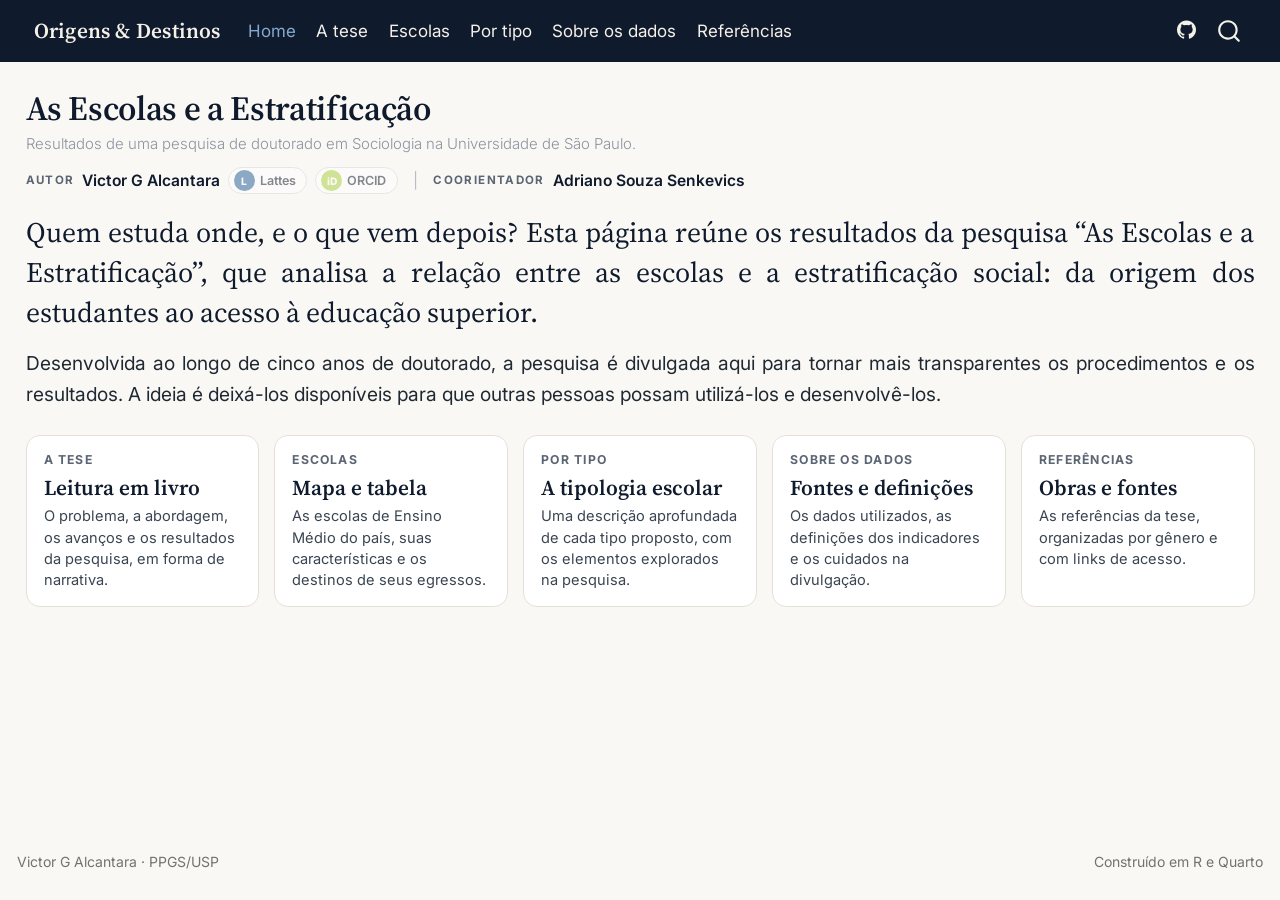
<file: docs/index.html>
<!DOCTYPE html>
<html xmlns="http://www.w3.org/1999/xhtml" lang="pt-BR" xml:lang="pt-BR"><head>

<meta charset="utf-8">
<meta name="generator" content="quarto-1.8.25">

<meta name="viewport" content="width=device-width, initial-scale=1.0, user-scalable=yes">


<title>As Escolas e a Estratificação – Origens &amp; Destinos</title>
<style>
code{white-space: pre-wrap;}
span.smallcaps{font-variant: small-caps;}
div.columns{display: flex; gap: min(4vw, 1.5em);}
div.column{flex: auto; overflow-x: auto;}
div.hanging-indent{margin-left: 1.5em; text-indent: -1.5em;}
ul.task-list{list-style: none;}
ul.task-list li input[type="checkbox"] {
  width: 0.8em;
  margin: 0 0.8em 0.2em -1em; /* quarto-specific, see https://github.com/quarto-dev/quarto-cli/issues/4556 */ 
  vertical-align: middle;
}
</style>


<script src="site_libs/quarto-nav/quarto-nav.js"></script>
<script src="site_libs/quarto-nav/headroom.min.js"></script>
<script src="site_libs/clipboard/clipboard.min.js"></script>
<script src="site_libs/quarto-search/autocomplete.umd.js"></script>
<script src="site_libs/quarto-search/fuse.min.js"></script>
<script src="site_libs/quarto-search/quarto-search.js"></script>
<meta name="quarto:offset" content="./">
<script src="site_libs/quarto-html/quarto.js" type="module"></script>
<script src="site_libs/quarto-html/tabsets/tabsets.js" type="module"></script>
<script src="site_libs/quarto-html/axe/axe-check.js" type="module"></script>
<script src="site_libs/quarto-html/popper.min.js"></script>
<script src="site_libs/quarto-html/tippy.umd.min.js"></script>
<script src="site_libs/quarto-html/anchor.min.js"></script>
<link href="site_libs/quarto-html/tippy.css" rel="stylesheet">
<link href="site_libs/quarto-html/quarto-syntax-highlighting-7b89279ff1a6dce999919e0e67d4d9ec.css" rel="stylesheet" id="quarto-text-highlighting-styles">
<script src="site_libs/bootstrap/bootstrap.min.js"></script>
<link href="site_libs/bootstrap/bootstrap-icons.css" rel="stylesheet">
<link href="site_libs/bootstrap/bootstrap-1ff308d54d7e7d53f8689ea3caa6c08a.min.css" rel="stylesheet" append-hash="true" id="quarto-bootstrap" data-mode="light">
<script id="quarto-search-options" type="application/json">{
  "location": "navbar",
  "copy-button": false,
  "collapse-after": 3,
  "panel-placement": "end",
  "type": "overlay",
  "limit": 50,
  "keyboard-shortcut": [
    "f",
    "/",
    "s"
  ],
  "show-item-context": false,
  "language": {
    "search-no-results-text": "Nenhum resultado",
    "search-matching-documents-text": "documentos correspondentes",
    "search-copy-link-title": "Copiar link para a busca",
    "search-hide-matches-text": "Esconder correspondências adicionais",
    "search-more-match-text": "mais correspondência neste documento",
    "search-more-matches-text": "mais correspondências neste documento",
    "search-clear-button-title": "Limpar",
    "search-text-placeholder": "",
    "search-detached-cancel-button-title": "Cancelar",
    "search-submit-button-title": "Enviar",
    "search-label": "Procurar"
  }
}</script>
<style>html{ scroll-behavior: smooth; }</style>


</head>

<body class="nav-fixed quarto-light">

<div id="quarto-search-results"></div>
  <header id="quarto-header" class="headroom fixed-top">
    <nav class="navbar navbar-expand-lg " data-bs-theme="dark">
      <div class="navbar-container container-fluid">
      <div class="navbar-brand-container mx-auto">
    <a href="./index.html" class="navbar-brand navbar-brand-logo">
    </a>
    <a class="navbar-brand" href="./index.html">
    <span class="navbar-title">Origens &amp; Destinos</span>
    </a>
  </div>
            <div id="quarto-search" class="" title="Procurar"></div>
          <button class="navbar-toggler" type="button" data-bs-toggle="collapse" data-bs-target="#navbarCollapse" aria-controls="navbarCollapse" role="menu" aria-expanded="false" aria-label="Alternar de navegação" onclick="if (window.quartoToggleHeadroom) { window.quartoToggleHeadroom(); }">
  <span class="navbar-toggler-icon"></span>
</button>
          <div class="collapse navbar-collapse" id="navbarCollapse">
            <ul class="navbar-nav navbar-nav-scroll me-auto">
  <li class="nav-item">
    <a class="nav-link active" href="./index.html" aria-current="page"> 
<span class="menu-text">Home</span></a>
  </li>  
  <li class="nav-item">
    <a class="nav-link" href="./tese.html"> 
<span class="menu-text">A tese</span></a>
  </li>  
  <li class="nav-item">
    <a class="nav-link" href="./escolas.html"> 
<span class="menu-text">Escolas</span></a>
  </li>  
  <li class="nav-item">
    <a class="nav-link" href="./tipos.html"> 
<span class="menu-text">Por tipo</span></a>
  </li>  
  <li class="nav-item">
    <a class="nav-link" href="./sobre.html"> 
<span class="menu-text">Sobre os dados</span></a>
  </li>  
  <li class="nav-item">
    <a class="nav-link" href="./referencias.html"> 
<span class="menu-text">Referências</span></a>
  </li>  
</ul>
            <ul class="navbar-nav navbar-nav-scroll ms-auto">
  <li class="nav-item compact">
    <a class="nav-link" href="https://github.com/victorgalcantara/tipologia-escolas"> <i class="bi bi-github" role="img" aria-label="GitHub">
</i> 
<span class="menu-text"></span></a>
  </li>  
</ul>
          </div> <!-- /navcollapse -->
            <div class="quarto-navbar-tools">
</div>
      </div> <!-- /container-fluid -->
    </nav>
</header>
<!-- content -->
<div id="quarto-content" class="quarto-container page-columns page-rows-contents page-layout-full page-navbar">
<!-- sidebar -->
<!-- margin-sidebar -->
    
<!-- main -->
<main class="content column-page" id="quarto-document-content">

<header id="title-block-header" class="quarto-title-block default">
<div class="quarto-title">
<h1 class="title">As Escolas e a Estratificação</h1>
<p class="subtitle lead">Resultados de uma pesquisa de doutorado em Sociologia na Universidade de São Paulo.</p>
</div>



<div class="quarto-title-meta column-page">

    
  
    
  </div>
  


</header>


<div class="home-autoria">
<span class="pessoa"><span class="papel">Autor</span><span class="nome">Victor G Alcantara</span><span class="btn-id desativado" aria-disabled="true" title="Link a ser informado"><span class="ico lattes" aria-hidden="true">L</span>Lattes</span><span class="btn-id desativado" aria-disabled="true" title="Link a ser informado"><span class="ico orcid" aria-hidden="true">iD</span>ORCID</span></span><span class="sep" aria-hidden="true">|</span><span class="pessoa"><span class="papel">Coorientador</span><span class="nome">Adriano Souza Senkevics</span></span>
</div>
<div class="home-texto">
  <p class="home-lead">Quem estuda onde, e o que vem depois? Esta página reúne os resultados da pesquisa “As Escolas e a Estratificação”, que analisa a relação entre as escolas e a estratificação social: da origem dos estudantes ao acesso à educação superior.</p>
  <p>Desenvolvida ao longo de cinco anos de doutorado, a pesquisa é divulgada aqui para tornar mais transparentes os procedimentos e os resultados. A ideia é deixá-los disponíveis para que outras pessoas possam utilizá-los e desenvolvê-los.</p>
</div>

<nav class="home-cards" aria-label="Seções do site">
  <a class="home-card" href="tese.html"><span class="home-card-n">A tese</span><span class="home-card-t">Leitura em livro</span><span class="home-card-d">O problema, a abordagem, os avanços e os resultados da pesquisa, em forma de narrativa.</span></a>
  <a class="home-card" href="escolas.html"><span class="home-card-n">Escolas</span><span class="home-card-t">Mapa e tabela</span><span class="home-card-d">As escolas de Ensino Médio do país, suas características e os destinos de seus egressos.</span></a>
  <a class="home-card" href="tipos.html"><span class="home-card-n">Por tipo</span><span class="home-card-t">A tipologia escolar</span><span class="home-card-d">Uma descrição aprofundada de cada tipo proposto, com os elementos explorados na pesquisa.</span></a>
  <a class="home-card" href="sobre.html"><span class="home-card-n">Sobre os dados</span><span class="home-card-t">Fontes e definições</span><span class="home-card-d">Os dados utilizados, as definições dos indicadores e os cuidados na divulgação.</span></a>
  <a class="home-card" href="referencias.html"><span class="home-card-n">Referências</span><span class="home-card-t">Obras e fontes</span><span class="home-card-d">As referências da tese, organizadas por gênero e com links de acesso.</span></a>
</nav>



<a onclick="window.scrollTo(0, 0); return false;" role="button" id="quarto-back-to-top"><i class="bi bi-arrow-up"></i> De volta ao topo</a></main> <!-- /main -->
<script id="quarto-html-after-body" type="application/javascript">
  window.document.addEventListener("DOMContentLoaded", function (event) {
    const icon = "";
    const anchorJS = new window.AnchorJS();
    anchorJS.options = {
      placement: 'right',
      icon: icon
    };
    anchorJS.add('.anchored');
    const isCodeAnnotation = (el) => {
      for (const clz of el.classList) {
        if (clz.startsWith('code-annotation-')) {                     
          return true;
        }
      }
      return false;
    }
    const onCopySuccess = function(e) {
      // button target
      const button = e.trigger;
      // don't keep focus
      button.blur();
      // flash "checked"
      button.classList.add('code-copy-button-checked');
      var currentTitle = button.getAttribute("title");
      button.setAttribute("title", "Copiada");
      let tooltip;
      if (window.bootstrap) {
        button.setAttribute("data-bs-toggle", "tooltip");
        button.setAttribute("data-bs-placement", "left");
        button.setAttribute("data-bs-title", "Copiada");
        tooltip = new bootstrap.Tooltip(button, 
          { trigger: "manual", 
            customClass: "code-copy-button-tooltip",
            offset: [0, -8]});
        tooltip.show();    
      }
      setTimeout(function() {
        if (tooltip) {
          tooltip.hide();
          button.removeAttribute("data-bs-title");
          button.removeAttribute("data-bs-toggle");
          button.removeAttribute("data-bs-placement");
        }
        button.setAttribute("title", currentTitle);
        button.classList.remove('code-copy-button-checked');
      }, 1000);
      // clear code selection
      e.clearSelection();
    }
    const getTextToCopy = function(trigger) {
      const outerScaffold = trigger.parentElement.cloneNode(true);
      const codeEl = outerScaffold.querySelector('code');
      for (const childEl of codeEl.children) {
        if (isCodeAnnotation(childEl)) {
          childEl.remove();
        }
      }
      return codeEl.innerText;
    }
    const clipboard = new window.ClipboardJS('.code-copy-button:not([data-in-quarto-modal])', {
      text: getTextToCopy
    });
    clipboard.on('success', onCopySuccess);
    if (window.document.getElementById('quarto-embedded-source-code-modal')) {
      const clipboardModal = new window.ClipboardJS('.code-copy-button[data-in-quarto-modal]', {
        text: getTextToCopy,
        container: window.document.getElementById('quarto-embedded-source-code-modal')
      });
      clipboardModal.on('success', onCopySuccess);
    }
      var localhostRegex = new RegExp(/^(?:http|https):\/\/localhost\:?[0-9]*\//);
      var mailtoRegex = new RegExp(/^mailto:/);
        var filterRegex = new RegExp("https:\/\/victorgalcantara\.github\.io\/tipologia-escolas");
      var isInternal = (href) => {
          return filterRegex.test(href) || localhostRegex.test(href) || mailtoRegex.test(href);
      }
      // Inspect non-navigation links and adorn them if external
     var links = window.document.querySelectorAll('a[href]:not(.nav-link):not(.navbar-brand):not(.toc-action):not(.sidebar-link):not(.sidebar-item-toggle):not(.pagination-link):not(.no-external):not([aria-hidden]):not(.dropdown-item):not(.quarto-navigation-tool):not(.about-link)');
      for (var i=0; i<links.length; i++) {
        const link = links[i];
        if (!isInternal(link.href)) {
          // undo the damage that might have been done by quarto-nav.js in the case of
          // links that we want to consider external
          if (link.dataset.originalHref !== undefined) {
            link.href = link.dataset.originalHref;
          }
            // target, if specified
            link.setAttribute("target", "_blank");
            if (link.getAttribute("rel") === null) {
              link.setAttribute("rel", "noopener");
            }
        }
      }
    function tippyHover(el, contentFn, onTriggerFn, onUntriggerFn) {
      const config = {
        allowHTML: true,
        maxWidth: 500,
        delay: 100,
        arrow: false,
        appendTo: function(el) {
            return el.parentElement;
        },
        interactive: true,
        interactiveBorder: 10,
        theme: 'quarto',
        placement: 'bottom-start',
      };
      if (contentFn) {
        config.content = contentFn;
      }
      if (onTriggerFn) {
        config.onTrigger = onTriggerFn;
      }
      if (onUntriggerFn) {
        config.onUntrigger = onUntriggerFn;
      }
      window.tippy(el, config); 
    }
    const noterefs = window.document.querySelectorAll('a[role="doc-noteref"]');
    for (var i=0; i<noterefs.length; i++) {
      const ref = noterefs[i];
      tippyHover(ref, function() {
        // use id or data attribute instead here
        let href = ref.getAttribute('data-footnote-href') || ref.getAttribute('href');
        try { href = new URL(href).hash; } catch {}
        const id = href.replace(/^#\/?/, "");
        const note = window.document.getElementById(id);
        if (note) {
          return note.innerHTML;
        } else {
          return "";
        }
      });
    }
    const xrefs = window.document.querySelectorAll('a.quarto-xref');
    const processXRef = (id, note) => {
      // Strip column container classes
      const stripColumnClz = (el) => {
        el.classList.remove("page-full", "page-columns");
        if (el.children) {
          for (const child of el.children) {
            stripColumnClz(child);
          }
        }
      }
      stripColumnClz(note)
      if (id === null || id.startsWith('sec-')) {
        // Special case sections, only their first couple elements
        const container = document.createElement("div");
        if (note.children && note.children.length > 2) {
          container.appendChild(note.children[0].cloneNode(true));
          for (let i = 1; i < note.children.length; i++) {
            const child = note.children[i];
            if (child.tagName === "P" && child.innerText === "") {
              continue;
            } else {
              container.appendChild(child.cloneNode(true));
              break;
            }
          }
          if (window.Quarto?.typesetMath) {
            window.Quarto.typesetMath(container);
          }
          return container.innerHTML
        } else {
          if (window.Quarto?.typesetMath) {
            window.Quarto.typesetMath(note);
          }
          return note.innerHTML;
        }
      } else {
        // Remove any anchor links if they are present
        const anchorLink = note.querySelector('a.anchorjs-link');
        if (anchorLink) {
          anchorLink.remove();
        }
        if (window.Quarto?.typesetMath) {
          window.Quarto.typesetMath(note);
        }
        if (note.classList.contains("callout")) {
          return note.outerHTML;
        } else {
          return note.innerHTML;
        }
      }
    }
    for (var i=0; i<xrefs.length; i++) {
      const xref = xrefs[i];
      tippyHover(xref, undefined, function(instance) {
        instance.disable();
        let url = xref.getAttribute('href');
        let hash = undefined; 
        if (url.startsWith('#')) {
          hash = url;
        } else {
          try { hash = new URL(url).hash; } catch {}
        }
        if (hash) {
          const id = hash.replace(/^#\/?/, "");
          const note = window.document.getElementById(id);
          if (note !== null) {
            try {
              const html = processXRef(id, note.cloneNode(true));
              instance.setContent(html);
            } finally {
              instance.enable();
              instance.show();
            }
          } else {
            // See if we can fetch this
            fetch(url.split('#')[0])
            .then(res => res.text())
            .then(html => {
              const parser = new DOMParser();
              const htmlDoc = parser.parseFromString(html, "text/html");
              const note = htmlDoc.getElementById(id);
              if (note !== null) {
                const html = processXRef(id, note);
                instance.setContent(html);
              } 
            }).finally(() => {
              instance.enable();
              instance.show();
            });
          }
        } else {
          // See if we can fetch a full url (with no hash to target)
          // This is a special case and we should probably do some content thinning / targeting
          fetch(url)
          .then(res => res.text())
          .then(html => {
            const parser = new DOMParser();
            const htmlDoc = parser.parseFromString(html, "text/html");
            const note = htmlDoc.querySelector('main.content');
            if (note !== null) {
              // This should only happen for chapter cross references
              // (since there is no id in the URL)
              // remove the first header
              if (note.children.length > 0 && note.children[0].tagName === "HEADER") {
                note.children[0].remove();
              }
              const html = processXRef(null, note);
              instance.setContent(html);
            } 
          }).finally(() => {
            instance.enable();
            instance.show();
          });
        }
      }, function(instance) {
      });
    }
        let selectedAnnoteEl;
        const selectorForAnnotation = ( cell, annotation) => {
          let cellAttr = 'data-code-cell="' + cell + '"';
          let lineAttr = 'data-code-annotation="' +  annotation + '"';
          const selector = 'span[' + cellAttr + '][' + lineAttr + ']';
          return selector;
        }
        const selectCodeLines = (annoteEl) => {
          const doc = window.document;
          const targetCell = annoteEl.getAttribute("data-target-cell");
          const targetAnnotation = annoteEl.getAttribute("data-target-annotation");
          const annoteSpan = window.document.querySelector(selectorForAnnotation(targetCell, targetAnnotation));
          const lines = annoteSpan.getAttribute("data-code-lines").split(",");
          const lineIds = lines.map((line) => {
            return targetCell + "-" + line;
          })
          let top = null;
          let height = null;
          let parent = null;
          if (lineIds.length > 0) {
              //compute the position of the single el (top and bottom and make a div)
              const el = window.document.getElementById(lineIds[0]);
              top = el.offsetTop;
              height = el.offsetHeight;
              parent = el.parentElement.parentElement;
            if (lineIds.length > 1) {
              const lastEl = window.document.getElementById(lineIds[lineIds.length - 1]);
              const bottom = lastEl.offsetTop + lastEl.offsetHeight;
              height = bottom - top;
            }
            if (top !== null && height !== null && parent !== null) {
              // cook up a div (if necessary) and position it 
              let div = window.document.getElementById("code-annotation-line-highlight");
              if (div === null) {
                div = window.document.createElement("div");
                div.setAttribute("id", "code-annotation-line-highlight");
                div.style.position = 'absolute';
                parent.appendChild(div);
              }
              div.style.top = top - 2 + "px";
              div.style.height = height + 4 + "px";
              div.style.left = 0;
              let gutterDiv = window.document.getElementById("code-annotation-line-highlight-gutter");
              if (gutterDiv === null) {
                gutterDiv = window.document.createElement("div");
                gutterDiv.setAttribute("id", "code-annotation-line-highlight-gutter");
                gutterDiv.style.position = 'absolute';
                const codeCell = window.document.getElementById(targetCell);
                const gutter = codeCell.querySelector('.code-annotation-gutter');
                gutter.appendChild(gutterDiv);
              }
              gutterDiv.style.top = top - 2 + "px";
              gutterDiv.style.height = height + 4 + "px";
            }
            selectedAnnoteEl = annoteEl;
          }
        };
        const unselectCodeLines = () => {
          const elementsIds = ["code-annotation-line-highlight", "code-annotation-line-highlight-gutter"];
          elementsIds.forEach((elId) => {
            const div = window.document.getElementById(elId);
            if (div) {
              div.remove();
            }
          });
          selectedAnnoteEl = undefined;
        };
          // Handle positioning of the toggle
      window.addEventListener(
        "resize",
        throttle(() => {
          elRect = undefined;
          if (selectedAnnoteEl) {
            selectCodeLines(selectedAnnoteEl);
          }
        }, 10)
      );
      function throttle(fn, ms) {
      let throttle = false;
      let timer;
        return (...args) => {
          if(!throttle) { // first call gets through
              fn.apply(this, args);
              throttle = true;
          } else { // all the others get throttled
              if(timer) clearTimeout(timer); // cancel #2
              timer = setTimeout(() => {
                fn.apply(this, args);
                timer = throttle = false;
              }, ms);
          }
        };
      }
        // Attach click handler to the DT
        const annoteDls = window.document.querySelectorAll('dt[data-target-cell]');
        for (const annoteDlNode of annoteDls) {
          annoteDlNode.addEventListener('click', (event) => {
            const clickedEl = event.target;
            if (clickedEl !== selectedAnnoteEl) {
              unselectCodeLines();
              const activeEl = window.document.querySelector('dt[data-target-cell].code-annotation-active');
              if (activeEl) {
                activeEl.classList.remove('code-annotation-active');
              }
              selectCodeLines(clickedEl);
              clickedEl.classList.add('code-annotation-active');
            } else {
              // Unselect the line
              unselectCodeLines();
              clickedEl.classList.remove('code-annotation-active');
            }
          });
        }
    const findCites = (el) => {
      const parentEl = el.parentElement;
      if (parentEl) {
        const cites = parentEl.dataset.cites;
        if (cites) {
          return {
            el,
            cites: cites.split(' ')
          };
        } else {
          return findCites(el.parentElement)
        }
      } else {
        return undefined;
      }
    };
    var bibliorefs = window.document.querySelectorAll('a[role="doc-biblioref"]');
    for (var i=0; i<bibliorefs.length; i++) {
      const ref = bibliorefs[i];
      const citeInfo = findCites(ref);
      if (citeInfo) {
        tippyHover(citeInfo.el, function() {
          var popup = window.document.createElement('div');
          citeInfo.cites.forEach(function(cite) {
            var citeDiv = window.document.createElement('div');
            citeDiv.classList.add('hanging-indent');
            citeDiv.classList.add('csl-entry');
            var biblioDiv = window.document.getElementById('ref-' + cite);
            if (biblioDiv) {
              citeDiv.innerHTML = biblioDiv.innerHTML;
            }
            popup.appendChild(citeDiv);
          });
          return popup.innerHTML;
        });
      }
    }
  });
  </script>
</div> <!-- /content -->
<footer class="footer">
  <div class="nav-footer">
    <div class="nav-footer-left">
<p>Victor G Alcantara · PPGS/USP</p>
</div>   
    <div class="nav-footer-center">
      &nbsp;
    </div>
    <div class="nav-footer-right">
<p>Construído em R e Quarto</p>
</div>
  </div>
</footer>
<script>(function(){var a=document.querySelector(".navbar .nav-link.active");document.title="OED - "+(a?a.textContent.trim():"Home");})();</script>




<script src="site_libs/quarto-html/zenscroll-min.js"></script>
</body></html>
</file>
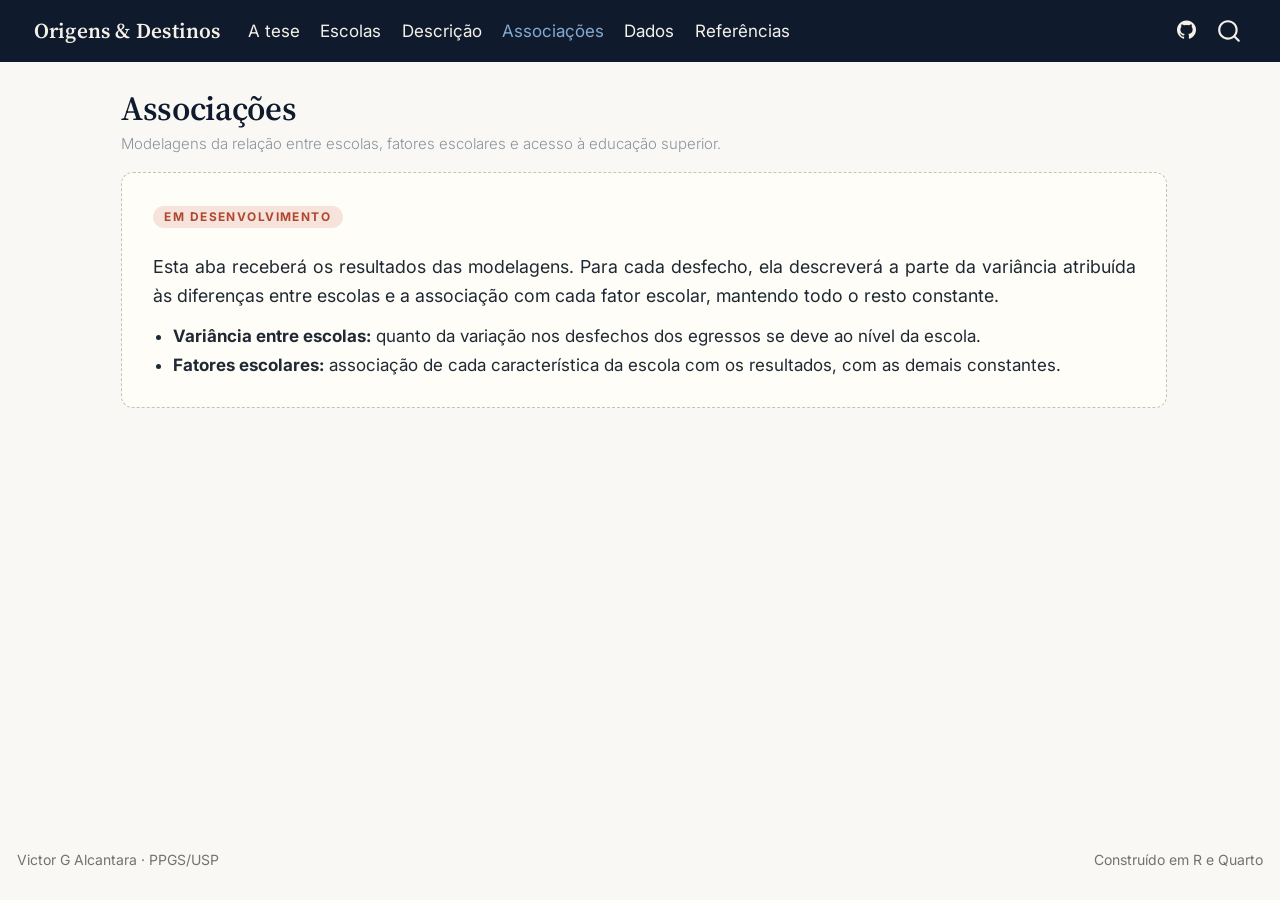
<file: docs/associacoes.html>
<!DOCTYPE html>
<html xmlns="http://www.w3.org/1999/xhtml" lang="pt-BR" xml:lang="pt-BR"><head>

<meta charset="utf-8">
<meta name="generator" content="quarto-1.8.25">

<meta name="viewport" content="width=device-width, initial-scale=1.0, user-scalable=yes">


<title>Associações – Origens &amp; Destinos</title>
<style>
code{white-space: pre-wrap;}
span.smallcaps{font-variant: small-caps;}
div.columns{display: flex; gap: min(4vw, 1.5em);}
div.column{flex: auto; overflow-x: auto;}
div.hanging-indent{margin-left: 1.5em; text-indent: -1.5em;}
ul.task-list{list-style: none;}
ul.task-list li input[type="checkbox"] {
  width: 0.8em;
  margin: 0 0.8em 0.2em -1em; /* quarto-specific, see https://github.com/quarto-dev/quarto-cli/issues/4556 */ 
  vertical-align: middle;
}
</style>


<script src="site_libs/quarto-nav/quarto-nav.js"></script>
<script src="site_libs/quarto-nav/headroom.min.js"></script>
<script src="site_libs/clipboard/clipboard.min.js"></script>
<script src="site_libs/quarto-search/autocomplete.umd.js"></script>
<script src="site_libs/quarto-search/fuse.min.js"></script>
<script src="site_libs/quarto-search/quarto-search.js"></script>
<meta name="quarto:offset" content="./">
<script src="site_libs/quarto-html/quarto.js" type="module"></script>
<script src="site_libs/quarto-html/tabsets/tabsets.js" type="module"></script>
<script src="site_libs/quarto-html/axe/axe-check.js" type="module"></script>
<script src="site_libs/quarto-html/popper.min.js"></script>
<script src="site_libs/quarto-html/tippy.umd.min.js"></script>
<script src="site_libs/quarto-html/anchor.min.js"></script>
<link href="site_libs/quarto-html/tippy.css" rel="stylesheet">
<link href="site_libs/quarto-html/quarto-syntax-highlighting-7b89279ff1a6dce999919e0e67d4d9ec.css" rel="stylesheet" id="quarto-text-highlighting-styles">
<script src="site_libs/bootstrap/bootstrap.min.js"></script>
<link href="site_libs/bootstrap/bootstrap-icons.css" rel="stylesheet">
<link href="site_libs/bootstrap/bootstrap-31756c1e46e4ba14028a2893579122b7.min.css" rel="stylesheet" append-hash="true" id="quarto-bootstrap" data-mode="light">
<script id="quarto-search-options" type="application/json">{
  "location": "navbar",
  "copy-button": false,
  "collapse-after": 3,
  "panel-placement": "end",
  "type": "overlay",
  "limit": 50,
  "keyboard-shortcut": [
    "f",
    "/",
    "s"
  ],
  "show-item-context": false,
  "language": {
    "search-no-results-text": "Nenhum resultado",
    "search-matching-documents-text": "documentos correspondentes",
    "search-copy-link-title": "Copiar link para a busca",
    "search-hide-matches-text": "Esconder correspondências adicionais",
    "search-more-match-text": "mais correspondência neste documento",
    "search-more-matches-text": "mais correspondências neste documento",
    "search-clear-button-title": "Limpar",
    "search-text-placeholder": "",
    "search-detached-cancel-button-title": "Cancelar",
    "search-submit-button-title": "Enviar",
    "search-label": "Procurar"
  }
}</script>
<style>html{ scroll-behavior: smooth; }</style>


</head>

<body class="nav-fixed fullcontent quarto-light">

<div id="quarto-search-results"></div>
  <header id="quarto-header" class="headroom fixed-top">
    <nav class="navbar navbar-expand-lg " data-bs-theme="dark">
      <div class="navbar-container container-fluid">
      <div class="navbar-brand-container mx-auto">
    <a href="./index.html" class="navbar-brand navbar-brand-logo">
    </a>
    <a class="navbar-brand" href="./index.html">
    <span class="navbar-title">Origens &amp; Destinos</span>
    </a>
  </div>
            <div id="quarto-search" class="" title="Procurar"></div>
          <button class="navbar-toggler" type="button" data-bs-toggle="collapse" data-bs-target="#navbarCollapse" aria-controls="navbarCollapse" role="menu" aria-expanded="false" aria-label="Alternar de navegação" onclick="if (window.quartoToggleHeadroom) { window.quartoToggleHeadroom(); }">
  <span class="navbar-toggler-icon"></span>
</button>
          <div class="collapse navbar-collapse" id="navbarCollapse">
            <ul class="navbar-nav navbar-nav-scroll me-auto">
  <li class="nav-item">
    <a class="nav-link" href="./tese.html"> 
<span class="menu-text">A tese</span></a>
  </li>  
  <li class="nav-item">
    <a class="nav-link" href="./escolas.html"> 
<span class="menu-text">Escolas</span></a>
  </li>  
  <li class="nav-item">
    <a class="nav-link" href="./tipos.html"> 
<span class="menu-text">Descrição</span></a>
  </li>  
  <li class="nav-item">
    <a class="nav-link active" href="./associacoes.html" aria-current="page"> 
<span class="menu-text">Associações</span></a>
  </li>  
  <li class="nav-item">
    <a class="nav-link" href="./sobre.html"> 
<span class="menu-text">Dados</span></a>
  </li>  
  <li class="nav-item">
    <a class="nav-link" href="./referencias.html"> 
<span class="menu-text">Referências</span></a>
  </li>  
</ul>
            <ul class="navbar-nav navbar-nav-scroll ms-auto">
  <li class="nav-item compact">
    <a class="nav-link" href="https://github.com/victorgalcantara/tese-escola-estratificacao"> <i class="bi bi-github" role="img" aria-label="GitHub">
</i> 
<span class="menu-text"></span></a>
  </li>  
</ul>
          </div> <!-- /navcollapse -->
            <div class="quarto-navbar-tools">
</div>
      </div> <!-- /container-fluid -->
    </nav>
</header>
<!-- content -->
<div id="quarto-content" class="quarto-container page-columns page-rows-contents page-layout-article page-navbar">
<!-- sidebar -->
<!-- margin-sidebar -->
    
<!-- main -->
<main class="content" id="quarto-document-content">

<header id="title-block-header" class="quarto-title-block default">
<div class="quarto-title">
<h1 class="title">Associações</h1>
<p class="subtitle lead">Modelagens da relação entre escolas, fatores escolares e acesso à educação superior.</p>
</div>



<div class="quarto-title-meta">

    
  
    
  </div>
  


</header>


<div class="em-desenvolvimento">
<p><span class="selo">Em desenvolvimento</span></p>
<p>Esta aba receberá os resultados das modelagens. Para cada desfecho, ela descreverá a parte da variância atribuída às diferenças entre escolas e a associação com cada fator escolar, mantendo todo o resto constante.</p>
<ul>
<li><strong>Variância entre escolas:</strong> quanto da variação nos desfechos dos egressos se deve ao nível da escola.</li>
<li><strong>Fatores escolares:</strong> associação de cada característica da escola com os resultados, com as demais constantes.</li>
</ul>
</div>



<a onclick="window.scrollTo(0, 0); return false;" role="button" id="quarto-back-to-top"><i class="bi bi-arrow-up"></i> De volta ao topo</a></main> <!-- /main -->
<script id="quarto-html-after-body" type="application/javascript">
  window.document.addEventListener("DOMContentLoaded", function (event) {
    const icon = "";
    const anchorJS = new window.AnchorJS();
    anchorJS.options = {
      placement: 'right',
      icon: icon
    };
    anchorJS.add('.anchored');
    const isCodeAnnotation = (el) => {
      for (const clz of el.classList) {
        if (clz.startsWith('code-annotation-')) {                     
          return true;
        }
      }
      return false;
    }
    const onCopySuccess = function(e) {
      // button target
      const button = e.trigger;
      // don't keep focus
      button.blur();
      // flash "checked"
      button.classList.add('code-copy-button-checked');
      var currentTitle = button.getAttribute("title");
      button.setAttribute("title", "Copiada");
      let tooltip;
      if (window.bootstrap) {
        button.setAttribute("data-bs-toggle", "tooltip");
        button.setAttribute("data-bs-placement", "left");
        button.setAttribute("data-bs-title", "Copiada");
        tooltip = new bootstrap.Tooltip(button, 
          { trigger: "manual", 
            customClass: "code-copy-button-tooltip",
            offset: [0, -8]});
        tooltip.show();    
      }
      setTimeout(function() {
        if (tooltip) {
          tooltip.hide();
          button.removeAttribute("data-bs-title");
          button.removeAttribute("data-bs-toggle");
          button.removeAttribute("data-bs-placement");
        }
        button.setAttribute("title", currentTitle);
        button.classList.remove('code-copy-button-checked');
      }, 1000);
      // clear code selection
      e.clearSelection();
    }
    const getTextToCopy = function(trigger) {
      const outerScaffold = trigger.parentElement.cloneNode(true);
      const codeEl = outerScaffold.querySelector('code');
      for (const childEl of codeEl.children) {
        if (isCodeAnnotation(childEl)) {
          childEl.remove();
        }
      }
      return codeEl.innerText;
    }
    const clipboard = new window.ClipboardJS('.code-copy-button:not([data-in-quarto-modal])', {
      text: getTextToCopy
    });
    clipboard.on('success', onCopySuccess);
    if (window.document.getElementById('quarto-embedded-source-code-modal')) {
      const clipboardModal = new window.ClipboardJS('.code-copy-button[data-in-quarto-modal]', {
        text: getTextToCopy,
        container: window.document.getElementById('quarto-embedded-source-code-modal')
      });
      clipboardModal.on('success', onCopySuccess);
    }
      var localhostRegex = new RegExp(/^(?:http|https):\/\/localhost\:?[0-9]*\//);
      var mailtoRegex = new RegExp(/^mailto:/);
        var filterRegex = new RegExp("https:\/\/victorgalcantara\.github\.io\/tese-escola-estratificacao");
      var isInternal = (href) => {
          return filterRegex.test(href) || localhostRegex.test(href) || mailtoRegex.test(href);
      }
      // Inspect non-navigation links and adorn them if external
     var links = window.document.querySelectorAll('a[href]:not(.nav-link):not(.navbar-brand):not(.toc-action):not(.sidebar-link):not(.sidebar-item-toggle):not(.pagination-link):not(.no-external):not([aria-hidden]):not(.dropdown-item):not(.quarto-navigation-tool):not(.about-link)');
      for (var i=0; i<links.length; i++) {
        const link = links[i];
        if (!isInternal(link.href)) {
          // undo the damage that might have been done by quarto-nav.js in the case of
          // links that we want to consider external
          if (link.dataset.originalHref !== undefined) {
            link.href = link.dataset.originalHref;
          }
            // target, if specified
            link.setAttribute("target", "_blank");
            if (link.getAttribute("rel") === null) {
              link.setAttribute("rel", "noopener");
            }
        }
      }
    function tippyHover(el, contentFn, onTriggerFn, onUntriggerFn) {
      const config = {
        allowHTML: true,
        maxWidth: 500,
        delay: 100,
        arrow: false,
        appendTo: function(el) {
            return el.parentElement;
        },
        interactive: true,
        interactiveBorder: 10,
        theme: 'quarto',
        placement: 'bottom-start',
      };
      if (contentFn) {
        config.content = contentFn;
      }
      if (onTriggerFn) {
        config.onTrigger = onTriggerFn;
      }
      if (onUntriggerFn) {
        config.onUntrigger = onUntriggerFn;
      }
      window.tippy(el, config); 
    }
    const noterefs = window.document.querySelectorAll('a[role="doc-noteref"]');
    for (var i=0; i<noterefs.length; i++) {
      const ref = noterefs[i];
      tippyHover(ref, function() {
        // use id or data attribute instead here
        let href = ref.getAttribute('data-footnote-href') || ref.getAttribute('href');
        try { href = new URL(href).hash; } catch {}
        const id = href.replace(/^#\/?/, "");
        const note = window.document.getElementById(id);
        if (note) {
          return note.innerHTML;
        } else {
          return "";
        }
      });
    }
    const xrefs = window.document.querySelectorAll('a.quarto-xref');
    const processXRef = (id, note) => {
      // Strip column container classes
      const stripColumnClz = (el) => {
        el.classList.remove("page-full", "page-columns");
        if (el.children) {
          for (const child of el.children) {
            stripColumnClz(child);
          }
        }
      }
      stripColumnClz(note)
      if (id === null || id.startsWith('sec-')) {
        // Special case sections, only their first couple elements
        const container = document.createElement("div");
        if (note.children && note.children.length > 2) {
          container.appendChild(note.children[0].cloneNode(true));
          for (let i = 1; i < note.children.length; i++) {
            const child = note.children[i];
            if (child.tagName === "P" && child.innerText === "") {
              continue;
            } else {
              container.appendChild(child.cloneNode(true));
              break;
            }
          }
          if (window.Quarto?.typesetMath) {
            window.Quarto.typesetMath(container);
          }
          return container.innerHTML
        } else {
          if (window.Quarto?.typesetMath) {
            window.Quarto.typesetMath(note);
          }
          return note.innerHTML;
        }
      } else {
        // Remove any anchor links if they are present
        const anchorLink = note.querySelector('a.anchorjs-link');
        if (anchorLink) {
          anchorLink.remove();
        }
        if (window.Quarto?.typesetMath) {
          window.Quarto.typesetMath(note);
        }
        if (note.classList.contains("callout")) {
          return note.outerHTML;
        } else {
          return note.innerHTML;
        }
      }
    }
    for (var i=0; i<xrefs.length; i++) {
      const xref = xrefs[i];
      tippyHover(xref, undefined, function(instance) {
        instance.disable();
        let url = xref.getAttribute('href');
        let hash = undefined; 
        if (url.startsWith('#')) {
          hash = url;
        } else {
          try { hash = new URL(url).hash; } catch {}
        }
        if (hash) {
          const id = hash.replace(/^#\/?/, "");
          const note = window.document.getElementById(id);
          if (note !== null) {
            try {
              const html = processXRef(id, note.cloneNode(true));
              instance.setContent(html);
            } finally {
              instance.enable();
              instance.show();
            }
          } else {
            // See if we can fetch this
            fetch(url.split('#')[0])
            .then(res => res.text())
            .then(html => {
              const parser = new DOMParser();
              const htmlDoc = parser.parseFromString(html, "text/html");
              const note = htmlDoc.getElementById(id);
              if (note !== null) {
                const html = processXRef(id, note);
                instance.setContent(html);
              } 
            }).finally(() => {
              instance.enable();
              instance.show();
            });
          }
        } else {
          // See if we can fetch a full url (with no hash to target)
          // This is a special case and we should probably do some content thinning / targeting
          fetch(url)
          .then(res => res.text())
          .then(html => {
            const parser = new DOMParser();
            const htmlDoc = parser.parseFromString(html, "text/html");
            const note = htmlDoc.querySelector('main.content');
            if (note !== null) {
              // This should only happen for chapter cross references
              // (since there is no id in the URL)
              // remove the first header
              if (note.children.length > 0 && note.children[0].tagName === "HEADER") {
                note.children[0].remove();
              }
              const html = processXRef(null, note);
              instance.setContent(html);
            } 
          }).finally(() => {
            instance.enable();
            instance.show();
          });
        }
      }, function(instance) {
      });
    }
        let selectedAnnoteEl;
        const selectorForAnnotation = ( cell, annotation) => {
          let cellAttr = 'data-code-cell="' + cell + '"';
          let lineAttr = 'data-code-annotation="' +  annotation + '"';
          const selector = 'span[' + cellAttr + '][' + lineAttr + ']';
          return selector;
        }
        const selectCodeLines = (annoteEl) => {
          const doc = window.document;
          const targetCell = annoteEl.getAttribute("data-target-cell");
          const targetAnnotation = annoteEl.getAttribute("data-target-annotation");
          const annoteSpan = window.document.querySelector(selectorForAnnotation(targetCell, targetAnnotation));
          const lines = annoteSpan.getAttribute("data-code-lines").split(",");
          const lineIds = lines.map((line) => {
            return targetCell + "-" + line;
          })
          let top = null;
          let height = null;
          let parent = null;
          if (lineIds.length > 0) {
              //compute the position of the single el (top and bottom and make a div)
              const el = window.document.getElementById(lineIds[0]);
              top = el.offsetTop;
              height = el.offsetHeight;
              parent = el.parentElement.parentElement;
            if (lineIds.length > 1) {
              const lastEl = window.document.getElementById(lineIds[lineIds.length - 1]);
              const bottom = lastEl.offsetTop + lastEl.offsetHeight;
              height = bottom - top;
            }
            if (top !== null && height !== null && parent !== null) {
              // cook up a div (if necessary) and position it 
              let div = window.document.getElementById("code-annotation-line-highlight");
              if (div === null) {
                div = window.document.createElement("div");
                div.setAttribute("id", "code-annotation-line-highlight");
                div.style.position = 'absolute';
                parent.appendChild(div);
              }
              div.style.top = top - 2 + "px";
              div.style.height = height + 4 + "px";
              div.style.left = 0;
              let gutterDiv = window.document.getElementById("code-annotation-line-highlight-gutter");
              if (gutterDiv === null) {
                gutterDiv = window.document.createElement("div");
                gutterDiv.setAttribute("id", "code-annotation-line-highlight-gutter");
                gutterDiv.style.position = 'absolute';
                const codeCell = window.document.getElementById(targetCell);
                const gutter = codeCell.querySelector('.code-annotation-gutter');
                gutter.appendChild(gutterDiv);
              }
              gutterDiv.style.top = top - 2 + "px";
              gutterDiv.style.height = height + 4 + "px";
            }
            selectedAnnoteEl = annoteEl;
          }
        };
        const unselectCodeLines = () => {
          const elementsIds = ["code-annotation-line-highlight", "code-annotation-line-highlight-gutter"];
          elementsIds.forEach((elId) => {
            const div = window.document.getElementById(elId);
            if (div) {
              div.remove();
            }
          });
          selectedAnnoteEl = undefined;
        };
          // Handle positioning of the toggle
      window.addEventListener(
        "resize",
        throttle(() => {
          elRect = undefined;
          if (selectedAnnoteEl) {
            selectCodeLines(selectedAnnoteEl);
          }
        }, 10)
      );
      function throttle(fn, ms) {
      let throttle = false;
      let timer;
        return (...args) => {
          if(!throttle) { // first call gets through
              fn.apply(this, args);
              throttle = true;
          } else { // all the others get throttled
              if(timer) clearTimeout(timer); // cancel #2
              timer = setTimeout(() => {
                fn.apply(this, args);
                timer = throttle = false;
              }, ms);
          }
        };
      }
        // Attach click handler to the DT
        const annoteDls = window.document.querySelectorAll('dt[data-target-cell]');
        for (const annoteDlNode of annoteDls) {
          annoteDlNode.addEventListener('click', (event) => {
            const clickedEl = event.target;
            if (clickedEl !== selectedAnnoteEl) {
              unselectCodeLines();
              const activeEl = window.document.querySelector('dt[data-target-cell].code-annotation-active');
              if (activeEl) {
                activeEl.classList.remove('code-annotation-active');
              }
              selectCodeLines(clickedEl);
              clickedEl.classList.add('code-annotation-active');
            } else {
              // Unselect the line
              unselectCodeLines();
              clickedEl.classList.remove('code-annotation-active');
            }
          });
        }
    const findCites = (el) => {
      const parentEl = el.parentElement;
      if (parentEl) {
        const cites = parentEl.dataset.cites;
        if (cites) {
          return {
            el,
            cites: cites.split(' ')
          };
        } else {
          return findCites(el.parentElement)
        }
      } else {
        return undefined;
      }
    };
    var bibliorefs = window.document.querySelectorAll('a[role="doc-biblioref"]');
    for (var i=0; i<bibliorefs.length; i++) {
      const ref = bibliorefs[i];
      const citeInfo = findCites(ref);
      if (citeInfo) {
        tippyHover(citeInfo.el, function() {
          var popup = window.document.createElement('div');
          citeInfo.cites.forEach(function(cite) {
            var citeDiv = window.document.createElement('div');
            citeDiv.classList.add('hanging-indent');
            citeDiv.classList.add('csl-entry');
            var biblioDiv = window.document.getElementById('ref-' + cite);
            if (biblioDiv) {
              citeDiv.innerHTML = biblioDiv.innerHTML;
            }
            popup.appendChild(citeDiv);
          });
          return popup.innerHTML;
        });
      }
    }
  });
  </script>
</div> <!-- /content -->
<footer class="footer">
  <div class="nav-footer">
    <div class="nav-footer-left">
<p>Victor G Alcantara · PPGS/USP</p>
</div>   
    <div class="nav-footer-center">
      &nbsp;
    </div>
    <div class="nav-footer-right">
<p>Construído em R e Quarto</p>
</div>
  </div>
</footer>
<script>(function(){var a=document.querySelector(".navbar .nav-link.active");document.title="OED - "+(a?a.textContent.trim():"Home");})();</script>




<script src="site_libs/quarto-html/zenscroll-min.js"></script>
</body></html>
</file>
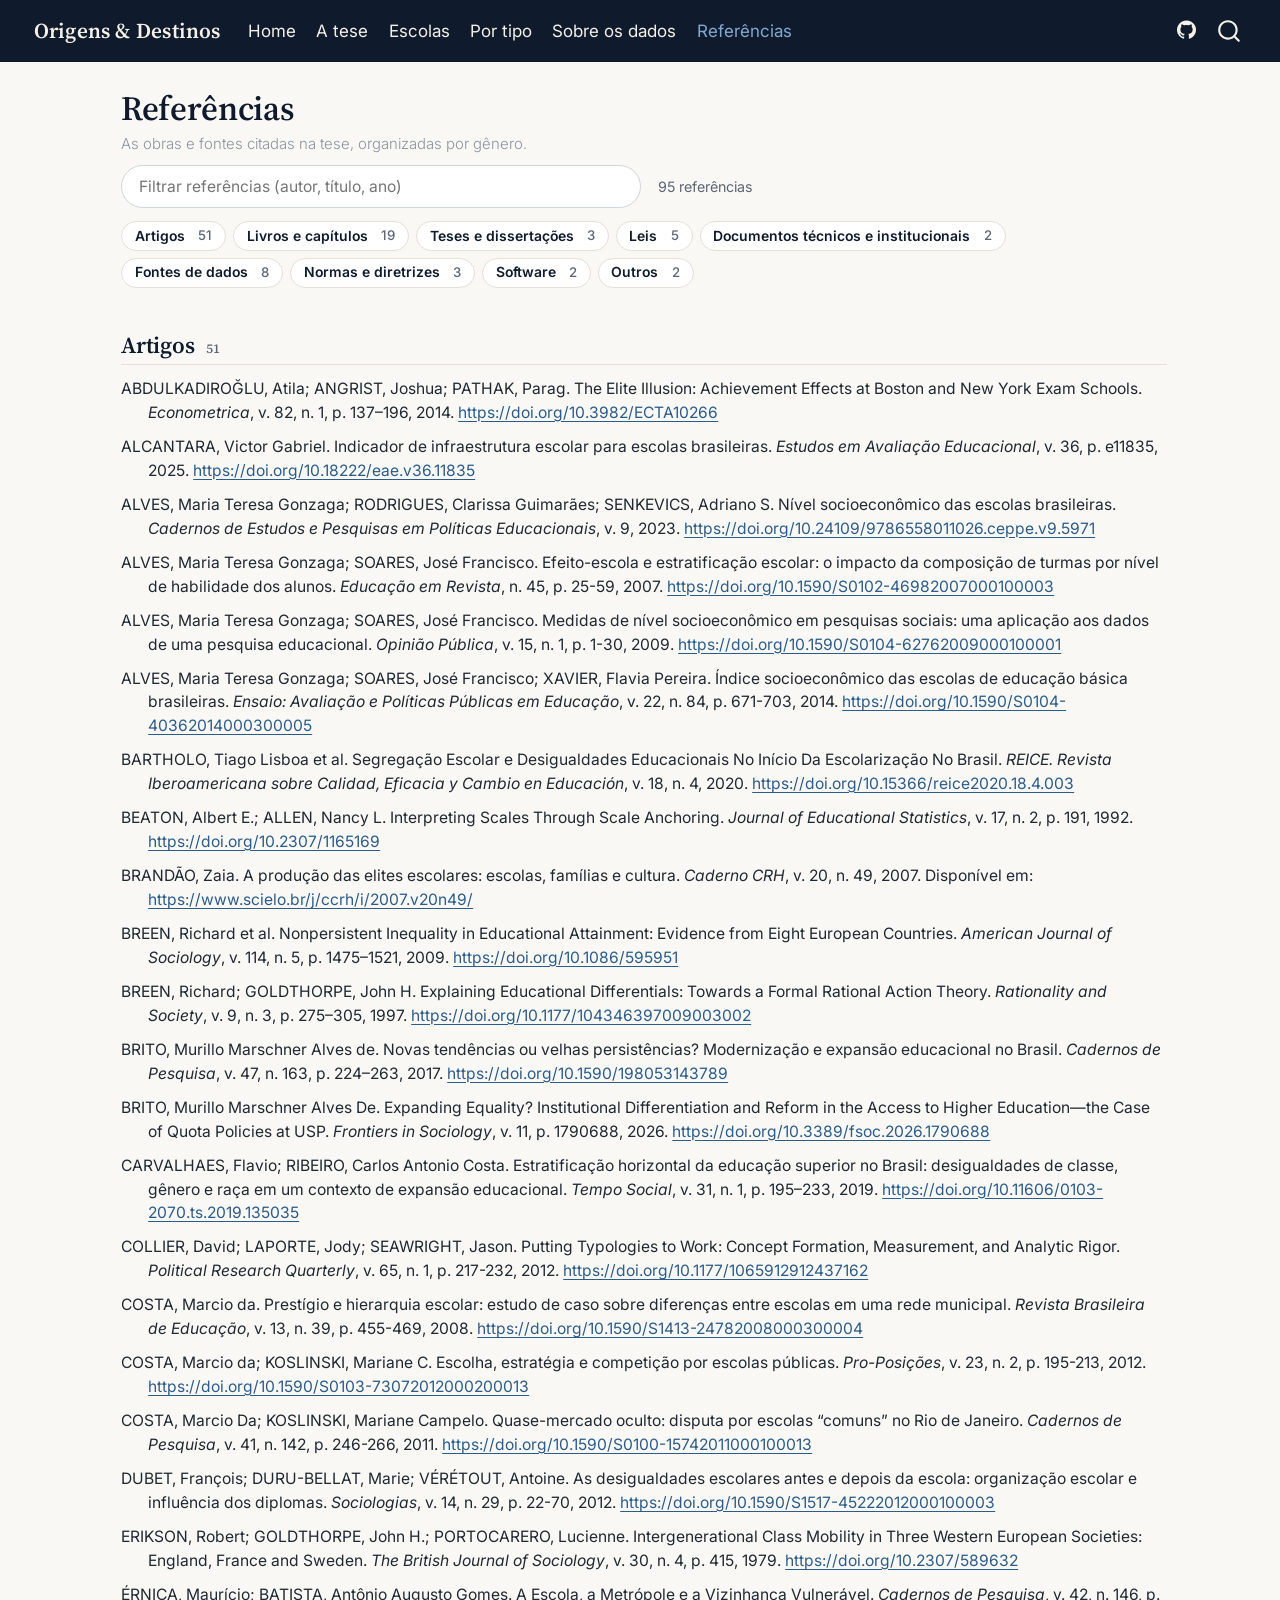
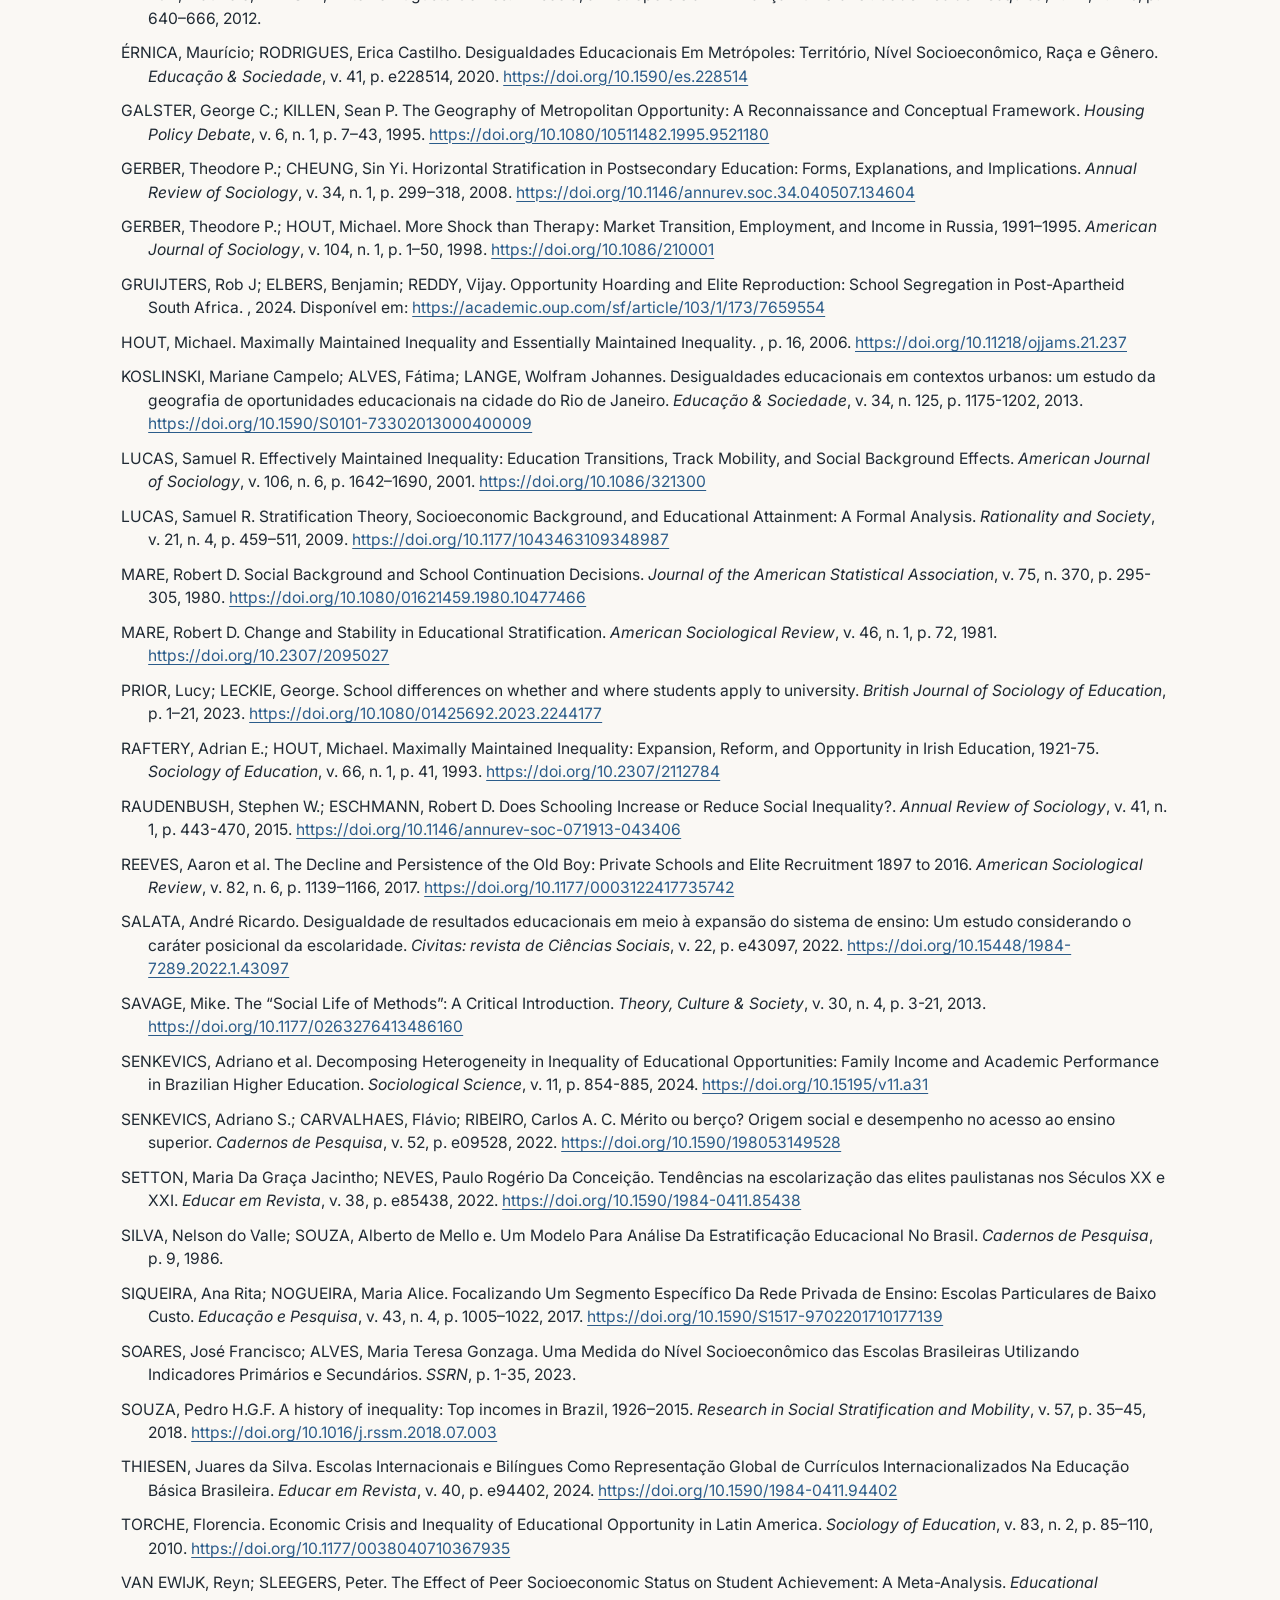
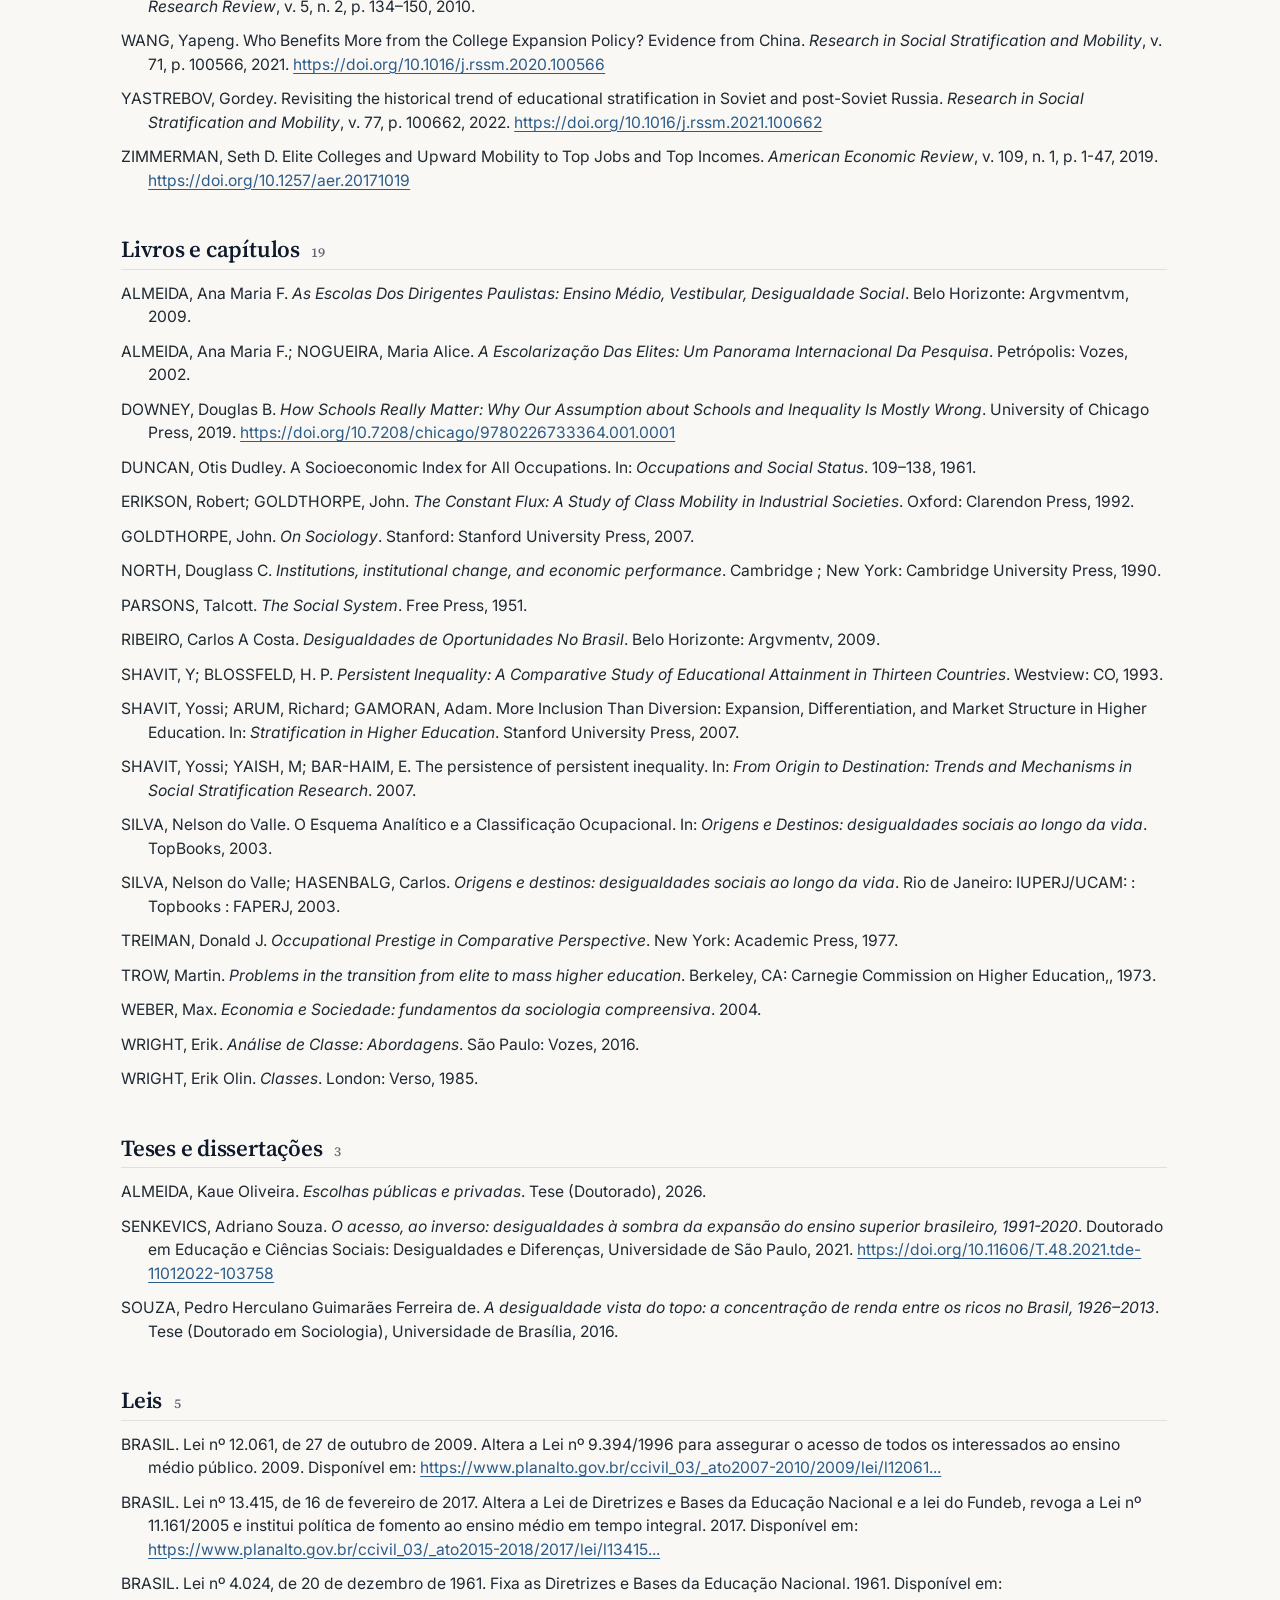
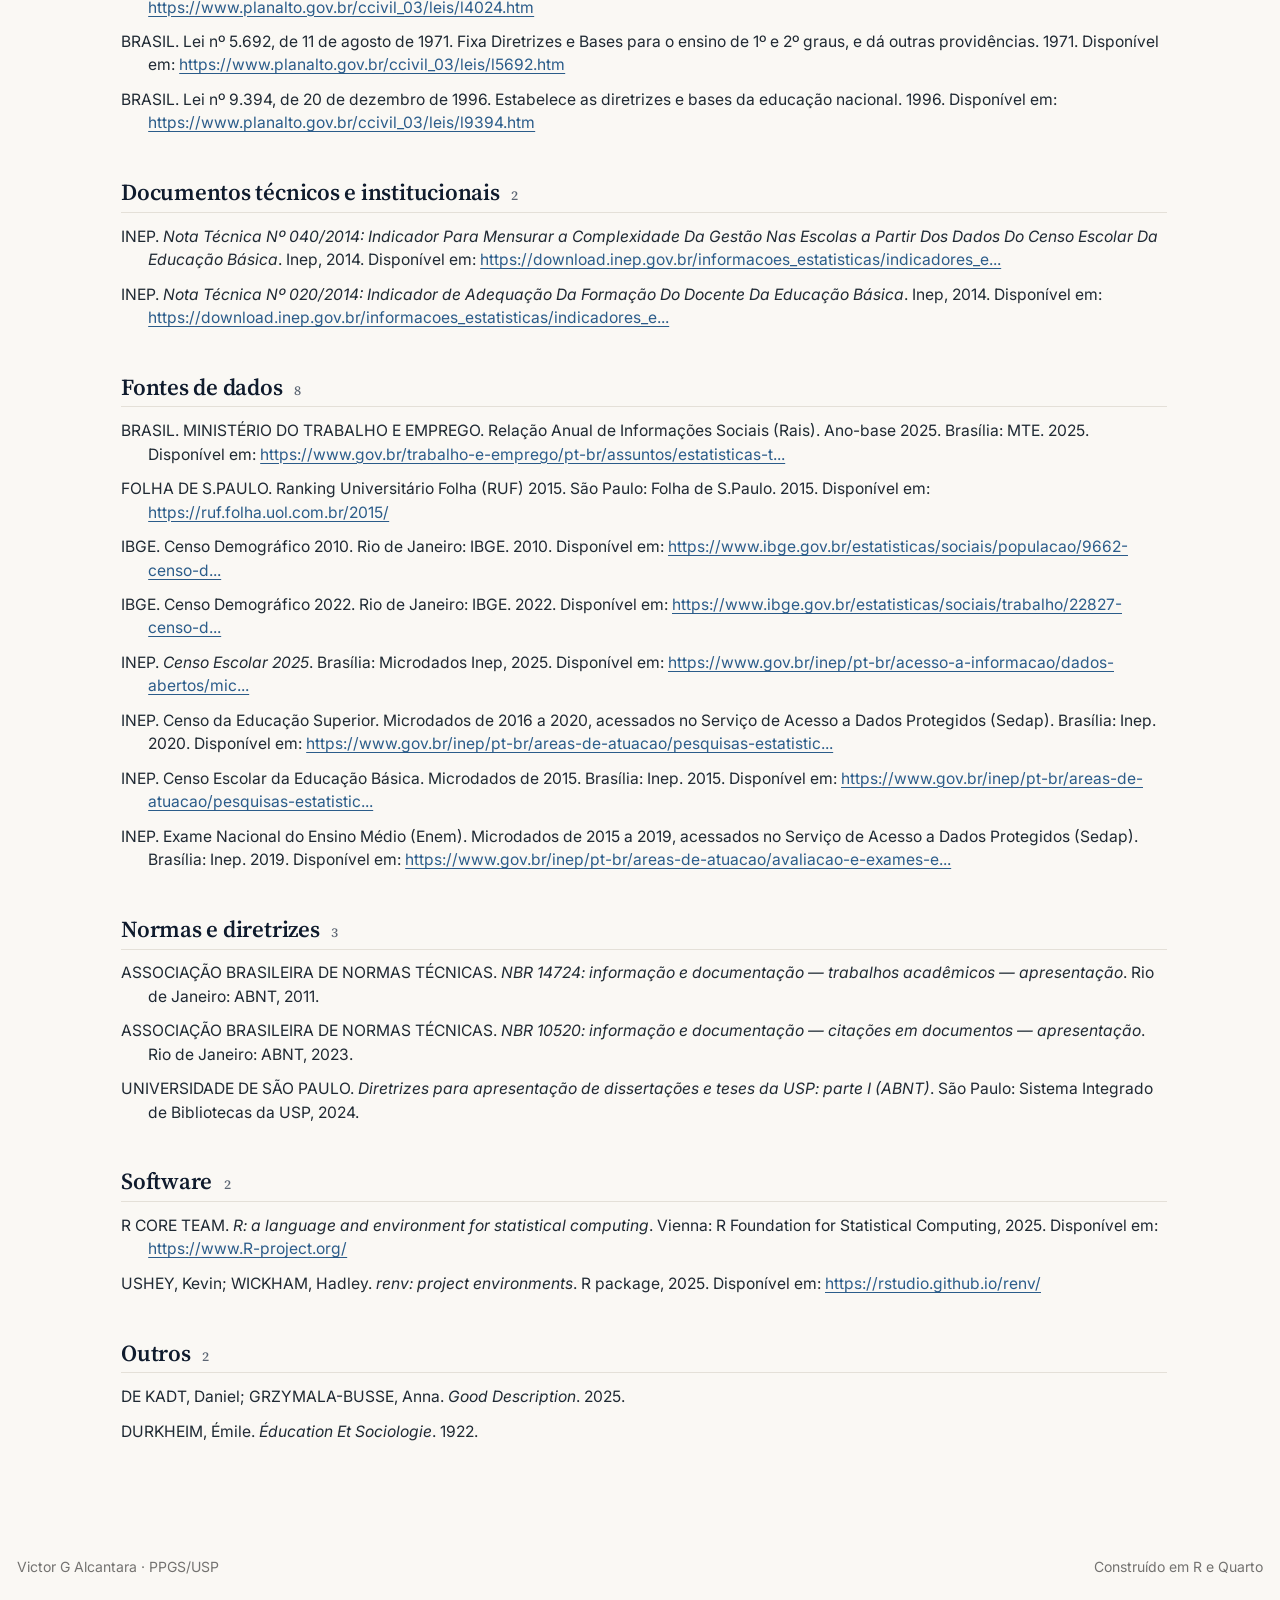
<file: docs/referencias.html>
<!DOCTYPE html>
<html xmlns="http://www.w3.org/1999/xhtml" lang="pt-BR" xml:lang="pt-BR"><head>

<meta charset="utf-8">
<meta name="generator" content="quarto-1.8.25">

<meta name="viewport" content="width=device-width, initial-scale=1.0, user-scalable=yes">


<title>Referências – Origens &amp; Destinos</title>
<style>
code{white-space: pre-wrap;}
span.smallcaps{font-variant: small-caps;}
div.columns{display: flex; gap: min(4vw, 1.5em);}
div.column{flex: auto; overflow-x: auto;}
div.hanging-indent{margin-left: 1.5em; text-indent: -1.5em;}
ul.task-list{list-style: none;}
ul.task-list li input[type="checkbox"] {
  width: 0.8em;
  margin: 0 0.8em 0.2em -1em; /* quarto-specific, see https://github.com/quarto-dev/quarto-cli/issues/4556 */ 
  vertical-align: middle;
}
</style>


<script src="site_libs/quarto-nav/quarto-nav.js"></script>
<script src="site_libs/quarto-nav/headroom.min.js"></script>
<script src="site_libs/clipboard/clipboard.min.js"></script>
<script src="site_libs/quarto-search/autocomplete.umd.js"></script>
<script src="site_libs/quarto-search/fuse.min.js"></script>
<script src="site_libs/quarto-search/quarto-search.js"></script>
<meta name="quarto:offset" content="./">
<script src="site_libs/quarto-html/quarto.js" type="module"></script>
<script src="site_libs/quarto-html/tabsets/tabsets.js" type="module"></script>
<script src="site_libs/quarto-html/axe/axe-check.js" type="module"></script>
<script src="site_libs/quarto-html/popper.min.js"></script>
<script src="site_libs/quarto-html/tippy.umd.min.js"></script>
<script src="site_libs/quarto-html/anchor.min.js"></script>
<link href="site_libs/quarto-html/tippy.css" rel="stylesheet">
<link href="site_libs/quarto-html/quarto-syntax-highlighting-7b89279ff1a6dce999919e0e67d4d9ec.css" rel="stylesheet" id="quarto-text-highlighting-styles">
<script src="site_libs/bootstrap/bootstrap.min.js"></script>
<link href="site_libs/bootstrap/bootstrap-icons.css" rel="stylesheet">
<link href="site_libs/bootstrap/bootstrap-0f62a87e513eff31e1663f552a320795.min.css" rel="stylesheet" append-hash="true" id="quarto-bootstrap" data-mode="light">
<script id="quarto-search-options" type="application/json">{
  "location": "navbar",
  "copy-button": false,
  "collapse-after": 3,
  "panel-placement": "end",
  "type": "overlay",
  "limit": 50,
  "keyboard-shortcut": [
    "f",
    "/",
    "s"
  ],
  "show-item-context": false,
  "language": {
    "search-no-results-text": "Nenhum resultado",
    "search-matching-documents-text": "documentos correspondentes",
    "search-copy-link-title": "Copiar link para a busca",
    "search-hide-matches-text": "Esconder correspondências adicionais",
    "search-more-match-text": "mais correspondência neste documento",
    "search-more-matches-text": "mais correspondências neste documento",
    "search-clear-button-title": "Limpar",
    "search-text-placeholder": "",
    "search-detached-cancel-button-title": "Cancelar",
    "search-submit-button-title": "Enviar",
    "search-label": "Procurar"
  }
}</script>
<style>html{ scroll-behavior: smooth; }</style>


</head>

<body class="nav-fixed fullcontent quarto-light">

<div id="quarto-search-results"></div>
  <header id="quarto-header" class="headroom fixed-top">
    <nav class="navbar navbar-expand-lg " data-bs-theme="dark">
      <div class="navbar-container container-fluid">
      <div class="navbar-brand-container mx-auto">
    <a href="./index.html" class="navbar-brand navbar-brand-logo">
    </a>
    <a class="navbar-brand" href="./index.html">
    <span class="navbar-title">Origens &amp; Destinos</span>
    </a>
  </div>
            <div id="quarto-search" class="" title="Procurar"></div>
          <button class="navbar-toggler" type="button" data-bs-toggle="collapse" data-bs-target="#navbarCollapse" aria-controls="navbarCollapse" role="menu" aria-expanded="false" aria-label="Alternar de navegação" onclick="if (window.quartoToggleHeadroom) { window.quartoToggleHeadroom(); }">
  <span class="navbar-toggler-icon"></span>
</button>
          <div class="collapse navbar-collapse" id="navbarCollapse">
            <ul class="navbar-nav navbar-nav-scroll me-auto">
  <li class="nav-item">
    <a class="nav-link" href="./index.html"> 
<span class="menu-text">Home</span></a>
  </li>  
  <li class="nav-item">
    <a class="nav-link" href="./tese.html"> 
<span class="menu-text">A tese</span></a>
  </li>  
  <li class="nav-item">
    <a class="nav-link" href="./escolas.html"> 
<span class="menu-text">Escolas</span></a>
  </li>  
  <li class="nav-item">
    <a class="nav-link" href="./tipos.html"> 
<span class="menu-text">Por tipo</span></a>
  </li>  
  <li class="nav-item">
    <a class="nav-link" href="./sobre.html"> 
<span class="menu-text">Sobre os dados</span></a>
  </li>  
  <li class="nav-item">
    <a class="nav-link active" href="./referencias.html" aria-current="page"> 
<span class="menu-text">Referências</span></a>
  </li>  
</ul>
            <ul class="navbar-nav navbar-nav-scroll ms-auto">
  <li class="nav-item compact">
    <a class="nav-link" href="https://github.com/victorgalcantara/tipologia-escolas"> <i class="bi bi-github" role="img" aria-label="GitHub">
</i> 
<span class="menu-text"></span></a>
  </li>  
</ul>
          </div> <!-- /navcollapse -->
            <div class="quarto-navbar-tools">
</div>
      </div> <!-- /container-fluid -->
    </nav>
</header>
<!-- content -->
<div id="quarto-content" class="quarto-container page-columns page-rows-contents page-layout-article page-navbar">
<!-- sidebar -->
<!-- margin-sidebar -->
    
<!-- main -->
<main class="content" id="quarto-document-content">

<header id="title-block-header" class="quarto-title-block default">
<div class="quarto-title">
<h1 class="title">Referências</h1>
<p class="subtitle lead">As obras e fontes citadas na tese, organizadas por gênero.</p>
</div>



<div class="quarto-title-meta">

    
  
    
  </div>
  


</header>


<div class="cell">
<div class="cell-output-display">
<div class="refs-busca">
<input id="refs-filtro" type="search" autocomplete="off" placeholder="Filtrar referências (autor, título, ano)" aria-label="Filtrar referências">
<span id="refs-contagem" class="refs-contagem">95 referências</span>
</div>
<div class="refs-indice" aria-label="Gêneros">
<a href="#g-artigos">
Artigos
<span class="refs-n">51</span>
</a>
<a href="#g-livrosecapitulos">
Livros e capítulos
<span class="refs-n">19</span>
</a>
<a href="#g-tesesedissertacoes">
Teses e dissertações
<span class="refs-n">3</span>
</a>
<a href="#g-leis">
Leis
<span class="refs-n">5</span>
</a>
<a href="#g-documentostecnicoseinstitucionais">
Documentos técnicos e institucionais
<span class="refs-n">2</span>
</a>
<a href="#g-fontesdedados">
Fontes de dados
<span class="refs-n">8</span>
</a>
<a href="#g-normasediretrizes">
Normas e diretrizes
<span class="refs-n">3</span>
</a>
<a href="#g-software">
Software
<span class="refs-n">2</span>
</a>
<a href="#g-outros">
Outros
<span class="refs-n">2</span>
</a>
</div>
<div class="refs">
<section class="refs-genero" id="g-artigos">
<h2 class="anchored">
Artigos
<span class="refs-n">51</span>
</h2>
<ul class="refs-lista">
<li>ABDULKADIROĞLU, Atila; ANGRIST, Joshua; PATHAK, Parag. The Elite Illusion: Achievement Effects at Boston and New York Exam Schools. <em>Econometrica</em>, v. 82, n. 1, p. 137–196, 2014. <a class="ref-link" href="https://doi.org/10.3982/ECTA10266" target="_blank" rel="noopener">https://doi.org/10.3982/ECTA10266</a></li>
<li>ALCANTARA, Victor Gabriel. Indicador de infraestrutura escolar para escolas brasileiras. <em>Estudos em Avaliação Educacional</em>, v. 36, p. e11835, 2025. <a class="ref-link" href="https://doi.org/10.18222/eae.v36.11835" target="_blank" rel="noopener">https://doi.org/10.18222/eae.v36.11835</a></li>
<li>ALVES, Maria Teresa Gonzaga; RODRIGUES, Clarissa Guimarães; SENKEVICS, Adriano S. Nível socioeconômico das escolas brasileiras. <em>Cadernos de Estudos e Pesquisas em Políticas Educacionais</em>, v. 9, 2023. <a class="ref-link" href="https://doi.org/10.24109/9786558011026.ceppe.v9.5971" target="_blank" rel="noopener">https://doi.org/10.24109/9786558011026.ceppe.v9.5971</a></li>
<li>ALVES, Maria Teresa Gonzaga; SOARES, José Francisco. Efeito-escola e estratificação escolar: o impacto da composição de turmas por nível de habilidade dos alunos. <em>Educação em Revista</em>, n. 45, p. 25-59, 2007. <a class="ref-link" href="https://doi.org/10.1590/S0102-46982007000100003" target="_blank" rel="noopener">https://doi.org/10.1590/S0102-46982007000100003</a></li>
<li>ALVES, Maria Teresa Gonzaga; SOARES, José Francisco. Medidas de nível socioeconômico em pesquisas sociais: uma aplicação aos dados de uma pesquisa educacional. <em>Opinião Pública</em>, v. 15, n. 1, p. 1-30, 2009. <a class="ref-link" href="https://doi.org/10.1590/S0104-62762009000100001" target="_blank" rel="noopener">https://doi.org/10.1590/S0104-62762009000100001</a></li>
<li>ALVES, Maria Teresa Gonzaga; SOARES, José Francisco; XAVIER, Flavia Pereira. Índice socioeconômico das escolas de educação básica brasileiras. <em>Ensaio: Avaliação e Políticas Públicas em Educação</em>, v. 22, n. 84, p. 671-703, 2014. <a class="ref-link" href="https://doi.org/10.1590/S0104-40362014000300005" target="_blank" rel="noopener">https://doi.org/10.1590/S0104-40362014000300005</a></li>
<li>BARTHOLO, Tiago Lisboa et al. Segregação Escolar e Desigualdades Educacionais No Início Da Escolarização No Brasil. <em>REICE. Revista Iberoamericana sobre Calidad, Eficacia y Cambio en Educación</em>, v. 18, n. 4, 2020. <a class="ref-link" href="https://doi.org/10.15366/reice2020.18.4.003" target="_blank" rel="noopener">https://doi.org/10.15366/reice2020.18.4.003</a></li>
<li>BEATON, Albert E.; ALLEN, Nancy L. Interpreting Scales Through Scale Anchoring. <em>Journal of Educational Statistics</em>, v. 17, n. 2, p. 191, 1992. <a class="ref-link" href="https://doi.org/10.2307/1165169" target="_blank" rel="noopener">https://doi.org/10.2307/1165169</a></li>
<li>BRANDÃO, Zaia. A produção das elites escolares: escolas, famílias e cultura. <em>Caderno CRH</em>, v. 20, n. 49, 2007. Disponível em: <a class="ref-link" href="https://www.scielo.br/j/ccrh/i/2007.v20n49/" target="_blank" rel="noopener">https://www.scielo.br/j/ccrh/i/2007.v20n49/</a></li>
<li>BREEN, Richard et al. Nonpersistent Inequality in Educational Attainment: Evidence from Eight European Countries. <em>American Journal of Sociology</em>, v. 114, n. 5, p. 1475–1521, 2009. <a class="ref-link" href="https://doi.org/10.1086/595951" target="_blank" rel="noopener">https://doi.org/10.1086/595951</a></li>
<li>BREEN, Richard; GOLDTHORPE, John H. Explaining Educational Differentials: Towards a Formal Rational Action Theory. <em>Rationality and Society</em>, v. 9, n. 3, p. 275–305, 1997. <a class="ref-link" href="https://doi.org/10.1177/104346397009003002" target="_blank" rel="noopener">https://doi.org/10.1177/104346397009003002</a></li>
<li>BRITO, Murillo Marschner Alves de. Novas tendências ou velhas persistências? Modernização e expansão educacional no Brasil. <em>Cadernos de Pesquisa</em>, v. 47, n. 163, p. 224–263, 2017. <a class="ref-link" href="https://doi.org/10.1590/198053143789" target="_blank" rel="noopener">https://doi.org/10.1590/198053143789</a></li>
<li>BRITO, Murillo Marschner Alves De. Expanding Equality? Institutional Differentiation and Reform in the Access to Higher Education—the Case of Quota Policies at USP. <em>Frontiers in Sociology</em>, v. 11, p. 1790688, 2026. <a class="ref-link" href="https://doi.org/10.3389/fsoc.2026.1790688" target="_blank" rel="noopener">https://doi.org/10.3389/fsoc.2026.1790688</a></li>
<li>CARVALHAES, Flavio; RIBEIRO, Carlos Antonio Costa. Estratificação horizontal da educação superior no Brasil: desigualdades de classe, gênero e raça em um contexto de expansão educacional. <em>Tempo Social</em>, v. 31, n. 1, p. 195–233, 2019. <a class="ref-link" href="https://doi.org/10.11606/0103-2070.ts.2019.135035" target="_blank" rel="noopener">https://doi.org/10.11606/0103-2070.ts.2019.135035</a></li>
<li>COLLIER, David; LAPORTE, Jody; SEAWRIGHT, Jason. Putting Typologies to Work: Concept Formation, Measurement, and Analytic Rigor. <em>Political Research Quarterly</em>, v. 65, n. 1, p. 217-232, 2012. <a class="ref-link" href="https://doi.org/10.1177/1065912912437162" target="_blank" rel="noopener">https://doi.org/10.1177/1065912912437162</a></li>
<li>COSTA, Marcio da. Prestígio e hierarquia escolar: estudo de caso sobre diferenças entre escolas em uma rede municipal. <em>Revista Brasileira de Educação</em>, v. 13, n. 39, p. 455-469, 2008. <a class="ref-link" href="https://doi.org/10.1590/S1413-24782008000300004" target="_blank" rel="noopener">https://doi.org/10.1590/S1413-24782008000300004</a></li>
<li>COSTA, Marcio da; KOSLINSKI, Mariane C. Escolha, estratégia e competição por escolas públicas. <em>Pro-Posições</em>, v. 23, n. 2, p. 195-213, 2012. <a class="ref-link" href="https://doi.org/10.1590/S0103-73072012000200013" target="_blank" rel="noopener">https://doi.org/10.1590/S0103-73072012000200013</a></li>
<li>COSTA, Marcio Da; KOSLINSKI, Mariane Campelo. Quase-mercado oculto: disputa por escolas “comuns” no Rio de Janeiro. <em>Cadernos de Pesquisa</em>, v. 41, n. 142, p. 246-266, 2011. <a class="ref-link" href="https://doi.org/10.1590/S0100-15742011000100013" target="_blank" rel="noopener">https://doi.org/10.1590/S0100-15742011000100013</a></li>
<li>DUBET, François; DURU-BELLAT, Marie; VÉRÉTOUT, Antoine. As desigualdades escolares antes e depois da escola: organização escolar e influência dos diplomas. <em>Sociologias</em>, v. 14, n. 29, p. 22-70, 2012. <a class="ref-link" href="https://doi.org/10.1590/S1517-45222012000100003" target="_blank" rel="noopener">https://doi.org/10.1590/S1517-45222012000100003</a></li>
<li>ERIKSON, Robert; GOLDTHORPE, John H.; PORTOCARERO, Lucienne. Intergenerational Class Mobility in Three Western European Societies: England, France and Sweden. <em>The British Journal of Sociology</em>, v. 30, n. 4, p. 415, 1979. <a class="ref-link" href="https://doi.org/10.2307/589632" target="_blank" rel="noopener">https://doi.org/10.2307/589632</a></li>
<li>ÉRNICA, Maurício; BATISTA, Antônio Augusto Gomes. A Escola, a Metrópole e a Vizinhança Vulnerável. <em>Cadernos de Pesquisa</em>, v. 42, n. 146, p. 640–666, 2012.</li>
<li>ÉRNICA, Maurício; RODRIGUES, Erica Castilho. Desigualdades Educacionais Em Metrópoles: Território, Nível Socioeconômico, Raça e Gênero. <em>Educação &amp; Sociedade</em>, v. 41, p. e228514, 2020. <a class="ref-link" href="https://doi.org/10.1590/es.228514" target="_blank" rel="noopener">https://doi.org/10.1590/es.228514</a></li>
<li>GALSTER, George C.; KILLEN, Sean P. The Geography of Metropolitan Opportunity: A Reconnaissance and Conceptual Framework. <em>Housing Policy Debate</em>, v. 6, n. 1, p. 7–43, 1995. <a class="ref-link" href="https://doi.org/10.1080/10511482.1995.9521180" target="_blank" rel="noopener">https://doi.org/10.1080/10511482.1995.9521180</a></li>
<li>GERBER, Theodore P.; CHEUNG, Sin Yi. Horizontal Stratification in Postsecondary Education: Forms, Explanations, and Implications. <em>Annual Review of Sociology</em>, v. 34, n. 1, p. 299–318, 2008. <a class="ref-link" href="https://doi.org/10.1146/annurev.soc.34.040507.134604" target="_blank" rel="noopener">https://doi.org/10.1146/annurev.soc.34.040507.134604</a></li>
<li>GERBER, Theodore P.; HOUT, Michael. More Shock than Therapy: Market Transition, Employment, and Income in Russia, 1991–1995. <em>American Journal of Sociology</em>, v. 104, n. 1, p. 1–50, 1998. <a class="ref-link" href="https://doi.org/10.1086/210001" target="_blank" rel="noopener">https://doi.org/10.1086/210001</a></li>
<li>GRUIJTERS, Rob J; ELBERS, Benjamin; REDDY, Vijay. Opportunity Hoarding and Elite Reproduction: School Segregation in Post-Apartheid South Africa. <em></em>, 2024. Disponível em: <a class="ref-link" href="https://academic.oup.com/sf/article/103/1/173/7659554" target="_blank" rel="noopener">https://academic.oup.com/sf/article/103/1/173/7659554</a></li>
<li>HOUT, Michael. Maximally Maintained Inequality and Essentially Maintained Inequality. <em></em>, p. 16, 2006. <a class="ref-link" href="https://doi.org/10.11218/ojjams.21.237" target="_blank" rel="noopener">https://doi.org/10.11218/ojjams.21.237</a></li>
<li>KOSLINSKI, Mariane Campelo; ALVES, Fátima; LANGE, Wolfram Johannes. Desigualdades educacionais em contextos urbanos: um estudo da geografia de oportunidades educacionais na cidade do Rio de Janeiro. <em>Educação &amp; Sociedade</em>, v. 34, n. 125, p. 1175-1202, 2013. <a class="ref-link" href="https://doi.org/10.1590/S0101-73302013000400009" target="_blank" rel="noopener">https://doi.org/10.1590/S0101-73302013000400009</a></li>
<li>LUCAS, Samuel&nbsp;R. Effectively Maintained Inequality: Education Transitions, Track Mobility, and Social Background Effects. <em>American Journal of Sociology</em>, v. 106, n. 6, p. 1642–1690, 2001. <a class="ref-link" href="https://doi.org/10.1086/321300" target="_blank" rel="noopener">https://doi.org/10.1086/321300</a></li>
<li>LUCAS, Samuel R. Stratification Theory, Socioeconomic Background, and Educational Attainment: A Formal Analysis. <em>Rationality and Society</em>, v. 21, n. 4, p. 459–511, 2009. <a class="ref-link" href="https://doi.org/10.1177/1043463109348987" target="_blank" rel="noopener">https://doi.org/10.1177/1043463109348987</a></li>
<li>MARE, Robert D. Social Background and School Continuation Decisions. <em>Journal of the American Statistical Association</em>, v. 75, n. 370, p. 295-305, 1980. <a class="ref-link" href="https://doi.org/10.1080/01621459.1980.10477466" target="_blank" rel="noopener">https://doi.org/10.1080/01621459.1980.10477466</a></li>
<li>MARE, Robert D. Change and Stability in Educational Stratification. <em>American Sociological Review</em>, v. 46, n. 1, p. 72, 1981. <a class="ref-link" href="https://doi.org/10.2307/2095027" target="_blank" rel="noopener">https://doi.org/10.2307/2095027</a></li>
<li>PRIOR, Lucy; LECKIE, George. School differences on whether and where students apply to university. <em>British Journal of Sociology of Education</em>, p. 1–21, 2023. <a class="ref-link" href="https://doi.org/10.1080/01425692.2023.2244177" target="_blank" rel="noopener">https://doi.org/10.1080/01425692.2023.2244177</a></li>
<li>RAFTERY, Adrian E.; HOUT, Michael. Maximally Maintained Inequality: Expansion, Reform, and Opportunity in Irish Education, 1921-75. <em>Sociology of Education</em>, v. 66, n. 1, p. 41, 1993. <a class="ref-link" href="https://doi.org/10.2307/2112784" target="_blank" rel="noopener">https://doi.org/10.2307/2112784</a></li>
<li>RAUDENBUSH, Stephen W.; ESCHMANN, Robert D. Does Schooling Increase or Reduce Social Inequality?. <em>Annual Review of Sociology</em>, v. 41, n. 1, p. 443-470, 2015. <a class="ref-link" href="https://doi.org/10.1146/annurev-soc-071913-043406" target="_blank" rel="noopener">https://doi.org/10.1146/annurev-soc-071913-043406</a></li>
<li>REEVES, Aaron et al. The Decline and Persistence of the Old Boy: Private Schools and Elite Recruitment 1897 to 2016. <em>American Sociological Review</em>, v. 82, n. 6, p. 1139–1166, 2017. <a class="ref-link" href="https://doi.org/10.1177/0003122417735742" target="_blank" rel="noopener">https://doi.org/10.1177/0003122417735742</a></li>
<li>SALATA, André Ricardo. Desigualdade de resultados educacionais em meio à expansão do sistema de ensino: Um estudo considerando o caráter posicional da escolaridade. <em>Civitas: revista de Ciências Sociais</em>, v. 22, p. e43097, 2022. <a class="ref-link" href="https://doi.org/10.15448/1984-7289.2022.1.43097" target="_blank" rel="noopener">https://doi.org/10.15448/1984-7289.2022.1.43097</a></li>
<li>SAVAGE, Mike. The “Social Life of Methods”: A Critical Introduction. <em>Theory, Culture &amp; Society</em>, v. 30, n. 4, p. 3-21, 2013. <a class="ref-link" href="https://doi.org/10.1177/0263276413486160" target="_blank" rel="noopener">https://doi.org/10.1177/0263276413486160</a></li>
<li>SENKEVICS, Adriano et al. Decomposing Heterogeneity in Inequality of Educational Opportunities: Family Income and Academic Performance in Brazilian Higher Education. <em>Sociological Science</em>, v. 11, p. 854-885, 2024. <a class="ref-link" href="https://doi.org/10.15195/v11.a31" target="_blank" rel="noopener">https://doi.org/10.15195/v11.a31</a></li>
<li>SENKEVICS, Adriano S.; CARVALHAES, Flávio; RIBEIRO, Carlos A. C. Mérito ou berço? Origem social e desempenho no acesso ao ensino superior. <em>Cadernos de Pesquisa</em>, v. 52, p. e09528, 2022. <a class="ref-link" href="https://doi.org/10.1590/198053149528" target="_blank" rel="noopener">https://doi.org/10.1590/198053149528</a></li>
<li>SETTON, Maria Da Graça Jacintho; NEVES, Paulo Rogério Da Conceição. Tendências na escolarização das elites paulistanas nos Séculos XX e XXI. <em>Educar em Revista</em>, v. 38, p. e85438, 2022. <a class="ref-link" href="https://doi.org/10.1590/1984-0411.85438" target="_blank" rel="noopener">https://doi.org/10.1590/1984-0411.85438</a></li>
<li>SILVA, Nelson do Valle; SOUZA, Alberto de Mello e. Um Modelo Para Análise Da Estratificação Educacional No Brasil. <em>Cadernos de Pesquisa</em>, p. 9, 1986.</li>
<li>SIQUEIRA, Ana Rita; NOGUEIRA, Maria Alice. Focalizando Um Segmento Específico Da Rede Privada de Ensino: Escolas Particulares de Baixo Custo. <em>Educação e Pesquisa</em>, v. 43, n. 4, p. 1005–1022, 2017. <a class="ref-link" href="https://doi.org/10.1590/S1517-9702201710177139" target="_blank" rel="noopener">https://doi.org/10.1590/S1517-9702201710177139</a></li>
<li>SOARES, José Francisco; ALVES, Maria Teresa Gonzaga. Uma Medida do Nível Socioeconômico das Escolas Brasileiras Utilizando Indicadores Primários e Secundários. <em>SSRN</em>, p. 1-35, 2023.</li>
<li>SOUZA, Pedro H.G.F. A history of inequality: Top incomes in Brazil, 1926–2015. <em>Research in Social Stratification and Mobility</em>, v. 57, p. 35–45, 2018. <a class="ref-link" href="https://doi.org/10.1016/j.rssm.2018.07.003" target="_blank" rel="noopener">https://doi.org/10.1016/j.rssm.2018.07.003</a></li>
<li>THIESEN, Juares da Silva. Escolas Internacionais e Bilíngues Como Representação Global de Currículos Internacionalizados Na Educação Básica Brasileira. <em>Educar em Revista</em>, v. 40, p. e94402, 2024. <a class="ref-link" href="https://doi.org/10.1590/1984-0411.94402" target="_blank" rel="noopener">https://doi.org/10.1590/1984-0411.94402</a></li>
<li>TORCHE, Florencia. Economic Crisis and Inequality of Educational Opportunity in Latin America. <em>Sociology of Education</em>, v. 83, n. 2, p. 85–110, 2010. <a class="ref-link" href="https://doi.org/10.1177/0038040710367935" target="_blank" rel="noopener">https://doi.org/10.1177/0038040710367935</a></li>
<li>VAN EWIJK, Reyn; SLEEGERS, Peter. The Effect of Peer Socioeconomic Status on Student Achievement: A Meta-Analysis. <em>Educational Research Review</em>, v. 5, n. 2, p. 134–150, 2010.</li>
<li>WANG, Yapeng. Who Benefits More from the College Expansion Policy? Evidence from China. <em>Research in Social Stratification and Mobility</em>, v. 71, p. 100566, 2021. <a class="ref-link" href="https://doi.org/10.1016/j.rssm.2020.100566" target="_blank" rel="noopener">https://doi.org/10.1016/j.rssm.2020.100566</a></li>
<li>YASTREBOV, Gordey. Revisiting the historical trend of educational stratification in Soviet and post-Soviet Russia. <em>Research in Social Stratification and Mobility</em>, v. 77, p. 100662, 2022. <a class="ref-link" href="https://doi.org/10.1016/j.rssm.2021.100662" target="_blank" rel="noopener">https://doi.org/10.1016/j.rssm.2021.100662</a></li>
<li>ZIMMERMAN, Seth D. Elite Colleges and Upward Mobility to Top Jobs and Top Incomes. <em>American Economic Review</em>, v. 109, n. 1, p. 1-47, 2019. <a class="ref-link" href="https://doi.org/10.1257/aer.20171019" target="_blank" rel="noopener">https://doi.org/10.1257/aer.20171019</a></li>
</ul>
</section>
<section class="refs-genero" id="g-livrosecapitulos">
<h2 class="anchored">
Livros e capítulos
<span class="refs-n">19</span>
</h2>
<ul class="refs-lista">
<li>ALMEIDA, Ana Maria F. <em>As Escolas Dos Dirigentes Paulistas: Ensino Médio, Vestibular, Desigualdade Social</em>. Belo Horizonte: Argvmentvm, 2009.</li>
<li>ALMEIDA, Ana Maria F.; NOGUEIRA, Maria Alice. <em>A Escolarização Das Elites: Um Panorama Internacional Da Pesquisa</em>. Petrópolis: Vozes, 2002.</li>
<li>DOWNEY, Douglas B. <em>How Schools Really Matter: Why Our Assumption about Schools and Inequality Is Mostly Wrong</em>. University of Chicago Press, 2019. <a class="ref-link" href="https://doi.org/10.7208/chicago/9780226733364.001.0001" target="_blank" rel="noopener">https://doi.org/10.7208/chicago/9780226733364.001.0001</a></li>
<li>DUNCAN, Otis Dudley. A Socioeconomic Index for All Occupations. In: <em>Occupations and Social Status</em>. 109–138, 1961.</li>
<li>ERIKSON, Robert; GOLDTHORPE, John. <em>The Constant Flux: A Study of Class Mobility in Industrial Societies</em>. Oxford: Clarendon Press, 1992.</li>
<li>GOLDTHORPE, John. <em>On Sociology</em>. Stanford: Stanford University Press, 2007.</li>
<li>NORTH, Douglass C. <em>Institutions, institutional change, and economic performance</em>. Cambridge ; New York: Cambridge University Press, 1990.</li>
<li>PARSONS, Talcott. <em>The Social System</em>. Free Press, 1951.</li>
<li>RIBEIRO, Carlos A Costa. <em>Desigualdades de Oportunidades No Brasil</em>. Belo Horizonte: Argvmentv, 2009.</li>
<li>SHAVIT, Y; BLOSSFELD, H. P. <em>Persistent Inequality: A Comparative Study of Educational Attainment in Thirteen Countries</em>. Westview: CO, 1993.</li>
<li>SHAVIT, Yossi; ARUM, Richard; GAMORAN, Adam. More Inclusion Than Diversion: Expansion, Differentiation, and Market Structure in Higher Education. In: <em>Stratification in Higher Education</em>. Stanford University Press, 2007.</li>
<li>SHAVIT, Yossi; YAISH, M; BAR-HAIM, E. The persistence of persistent inequality. In: <em>From Origin to Destination: Trends and Mechanisms in Social Stratification Research</em>. 2007.</li>
<li>SILVA, Nelson do Valle. O Esquema Analítico e a Classificação Ocupacional. In: <em>Origens e Destinos: desigualdades sociais ao longo da vida</em>. TopBooks, 2003.</li>
<li>SILVA, Nelson do Valle; HASENBALG, Carlos. <em>Origens e destinos: desigualdades sociais ao longo da vida</em>. Rio de Janeiro: IUPERJ/UCAM: : Topbooks : FAPERJ, 2003.</li>
<li>TREIMAN, Donald J. <em>Occupational Prestige in Comparative Perspective</em>. New York: Academic Press, 1977.</li>
<li>TROW, Martin. <em>Problems in the transition from elite to mass higher education</em>. Berkeley, CA: Carnegie Commission on Higher Education,, 1973.</li>
<li>WEBER, Max. <em>Economia e Sociedade: fundamentos da sociologia compreensiva</em>. 2004.</li>
<li>WRIGHT, Erik. <em>Análise de Classe: Abordagens</em>. São Paulo: Vozes, 2016.</li>
<li>WRIGHT, Erik Olin. <em>Classes</em>. London: Verso, 1985.</li>
</ul>
</section>
<section class="refs-genero" id="g-tesesedissertacoes">
<h2 class="anchored">
Teses e dissertações
<span class="refs-n">3</span>
</h2>
<ul class="refs-lista">
<li>ALMEIDA, Kaue Oliveira. <em>Escolhas públicas e privadas</em>. Tese (Doutorado), 2026.</li>
<li>SENKEVICS, Adriano Souza. <em>O acesso, ao inverso: desigualdades à sombra da expansão do ensino superior brasileiro, 1991-2020</em>. Doutorado em Educação e Ciências Sociais: Desigualdades e Diferenças, Universidade de São Paulo, 2021. <a class="ref-link" href="https://doi.org/10.11606/T.48.2021.tde-11012022-103758" target="_blank" rel="noopener">https://doi.org/10.11606/T.48.2021.tde-11012022-103758</a></li>
<li>SOUZA, Pedro Herculano Guimarães Ferreira de. <em>A desigualdade vista do topo: a concentração de renda entre os ricos no Brasil, 1926–2013</em>. Tese (Doutorado em Sociologia), Universidade de Brasília, 2016.</li>
</ul>
</section>
<section class="refs-genero" id="g-leis">
<h2 class="anchored">
Leis
<span class="refs-n">5</span>
</h2>
<ul class="refs-lista">
<li>BRASIL. Lei nº 12.061, de 27 de outubro de 2009. Altera a Lei nº 9.394/1996 para assegurar o acesso de todos os interessados ao ensino médio público. 2009. Disponível em: <a class="ref-link" href="https://www.planalto.gov.br/ccivil_03/_ato2007-2010/2009/lei/l12061.htm" target="_blank" rel="noopener">https://www.planalto.gov.br/ccivil_03/_ato2007-2010/2009/lei/l12061...</a></li>
<li>BRASIL. Lei nº 13.415, de 16 de fevereiro de 2017. Altera a Lei de Diretrizes e Bases da Educação Nacional e a lei do Fundeb, revoga a Lei nº 11.161/2005 e institui política de fomento ao ensino médio em tempo integral. 2017. Disponível em: <a class="ref-link" href="https://www.planalto.gov.br/ccivil_03/_ato2015-2018/2017/lei/l13415.htm" target="_blank" rel="noopener">https://www.planalto.gov.br/ccivil_03/_ato2015-2018/2017/lei/l13415...</a></li>
<li>BRASIL. Lei nº 4.024, de 20 de dezembro de 1961. Fixa as Diretrizes e Bases da Educação Nacional. 1961. Disponível em: <a class="ref-link" href="https://www.planalto.gov.br/ccivil_03/leis/l4024.htm" target="_blank" rel="noopener">https://www.planalto.gov.br/ccivil_03/leis/l4024.htm</a></li>
<li>BRASIL. Lei nº 5.692, de 11 de agosto de 1971. Fixa Diretrizes e Bases para o ensino de 1º e 2º graus, e dá outras providências. 1971. Disponível em: <a class="ref-link" href="https://www.planalto.gov.br/ccivil_03/leis/l5692.htm" target="_blank" rel="noopener">https://www.planalto.gov.br/ccivil_03/leis/l5692.htm</a></li>
<li>BRASIL. Lei nº 9.394, de 20 de dezembro de 1996. Estabelece as diretrizes e bases da educação nacional. 1996. Disponível em: <a class="ref-link" href="https://www.planalto.gov.br/ccivil_03/leis/l9394.htm" target="_blank" rel="noopener">https://www.planalto.gov.br/ccivil_03/leis/l9394.htm</a></li>
</ul>
</section>
<section class="refs-genero" id="g-documentostecnicoseinstitucionais">
<h2 class="anchored">
Documentos técnicos e institucionais
<span class="refs-n">2</span>
</h2>
<ul class="refs-lista">
<li>INEP. <em>Nota Técnica Nº 040/2014: Indicador Para Mensurar a Complexidade Da Gestão Nas Escolas a Partir Dos Dados Do Censo Escolar Da Educação Básica</em>. Inep, 2014. Disponível em: <a class="ref-link" href="https://download.inep.gov.br/informacoes_estatisticas/indicadores_educacionais/2014/escola_complexidade_gestao/nota_tecnica_indicador_escola_complexidade_gestao.pdf" target="_blank" rel="noopener">https://download.inep.gov.br/informacoes_estatisticas/indicadores_e...</a></li>
<li>INEP. <em>Nota Técnica Nº 020/2014: Indicador de Adequação Da Formação Do Docente Da Educação Básica</em>. Inep, 2014. Disponível em: <a class="ref-link" href="https://download.inep.gov.br/informacoes_estatisticas/indicadores_educacionais/2014/docente_formacao_legal/nota_tecnica_indicador_docente_formacao_legal.pdf" target="_blank" rel="noopener">https://download.inep.gov.br/informacoes_estatisticas/indicadores_e...</a></li>
</ul>
</section>
<section class="refs-genero" id="g-fontesdedados">
<h2 class="anchored">
Fontes de dados
<span class="refs-n">8</span>
</h2>
<ul class="refs-lista">
<li>BRASIL. MINISTÉRIO DO TRABALHO E EMPREGO. Relação Anual de Informações Sociais (Rais). Ano-base 2025. Brasília: MTE. 2025. Disponível em: <a class="ref-link" href="https://www.gov.br/trabalho-e-emprego/pt-br/assuntos/estatisticas-trabalho/rais/rais-2025/apresentacao-rais-2025.pdf" target="_blank" rel="noopener">https://www.gov.br/trabalho-e-emprego/pt-br/assuntos/estatisticas-t...</a></li>
<li>FOLHA DE S.PAULO. Ranking Universitário Folha (RUF) 2015. São Paulo: Folha de S.Paulo. 2015. Disponível em: <a class="ref-link" href="https://ruf.folha.uol.com.br/2015/" target="_blank" rel="noopener">https://ruf.folha.uol.com.br/2015/</a></li>
<li>IBGE. Censo Demográfico 2010. Rio de Janeiro: IBGE. 2010. Disponível em: <a class="ref-link" href="https://www.ibge.gov.br/estatisticas/sociais/populacao/9662-censo-demografico-2010.html" target="_blank" rel="noopener">https://www.ibge.gov.br/estatisticas/sociais/populacao/9662-censo-d...</a></li>
<li>IBGE. Censo Demográfico 2022. Rio de Janeiro: IBGE. 2022. Disponível em: <a class="ref-link" href="https://www.ibge.gov.br/estatisticas/sociais/trabalho/22827-censo-demografico-2022.html" target="_blank" rel="noopener">https://www.ibge.gov.br/estatisticas/sociais/trabalho/22827-censo-d...</a></li>
<li>INEP. <em>Censo Escolar 2025</em>. Brasília: Microdados Inep, 2025. Disponível em: <a class="ref-link" href="https://www.gov.br/inep/pt-br/acesso-a-informacao/dados-abertos/microdados/censo-escolar" target="_blank" rel="noopener">https://www.gov.br/inep/pt-br/acesso-a-informacao/dados-abertos/mic...</a></li>
<li>INEP. Censo da Educação Superior. Microdados de 2016 a 2020, acessados no Serviço de Acesso a Dados Protegidos (Sedap). Brasília: Inep. 2020. Disponível em: <a class="ref-link" href="https://www.gov.br/inep/pt-br/areas-de-atuacao/pesquisas-estatisticas-e-indicadores/censo-da-educacao-superior" target="_blank" rel="noopener">https://www.gov.br/inep/pt-br/areas-de-atuacao/pesquisas-estatistic...</a></li>
<li>INEP. Censo Escolar da Educação Básica. Microdados de 2015. Brasília: Inep. 2015. Disponível em: <a class="ref-link" href="https://www.gov.br/inep/pt-br/areas-de-atuacao/pesquisas-estatisticas-e-indicadores/censo-escolar" target="_blank" rel="noopener">https://www.gov.br/inep/pt-br/areas-de-atuacao/pesquisas-estatistic...</a></li>
<li>INEP. Exame Nacional do Ensino Médio (Enem). Microdados de 2015 a 2019, acessados no Serviço de Acesso a Dados Protegidos (Sedap). Brasília: Inep. 2019. Disponível em: <a class="ref-link" href="https://www.gov.br/inep/pt-br/areas-de-atuacao/avaliacao-e-exames-educacionais/enem" target="_blank" rel="noopener">https://www.gov.br/inep/pt-br/areas-de-atuacao/avaliacao-e-exames-e...</a></li>
</ul>
</section>
<section class="refs-genero" id="g-normasediretrizes">
<h2 class="anchored">
Normas e diretrizes
<span class="refs-n">3</span>
</h2>
<ul class="refs-lista">
<li>ASSOCIAÇÃO BRASILEIRA DE NORMAS TÉCNICAS. <em>NBR 14724: informação e documentação — trabalhos acadêmicos — apresentação</em>. Rio de Janeiro: ABNT, 2011.</li>
<li>ASSOCIAÇÃO BRASILEIRA DE NORMAS TÉCNICAS. <em>NBR 10520: informação e documentação — citações em documentos — apresentação</em>. Rio de Janeiro: ABNT, 2023.</li>
<li>UNIVERSIDADE DE SÃO PAULO. <em>Diretrizes para apresentação de dissertações e teses da USP: parte I (ABNT)</em>. São Paulo: Sistema Integrado de Bibliotecas da USP, 2024.</li>
</ul>
</section>
<section class="refs-genero" id="g-software">
<h2 class="anchored">
Software
<span class="refs-n">2</span>
</h2>
<ul class="refs-lista">
<li>R CORE TEAM. <em>R: a language and environment for statistical computing</em>. Vienna: R Foundation for Statistical Computing, 2025. Disponível em: <a class="ref-link" href="https://www.R-project.org/" target="_blank" rel="noopener">https://www.R-project.org/</a></li>
<li>USHEY, Kevin; WICKHAM, Hadley. <em>renv: project environments</em>. R package, 2025. Disponível em: <a class="ref-link" href="https://rstudio.github.io/renv/" target="_blank" rel="noopener">https://rstudio.github.io/renv/</a></li>
</ul>
</section>
<section class="refs-genero" id="g-outros">
<h2 class="anchored">
Outros
<span class="refs-n">2</span>
</h2>
<ul class="refs-lista">
<li>DE KADT, Daniel; GRZYMALA-BUSSE, Anna. <em>Good Description</em>. 2025.</li>
<li>DURKHEIM, Émile. <em>Éducation Et Sociologie</em>. 1922.</li>
</ul>
</section>
</div>
</div>
</div>
<script>
(function () {
  var inp = document.getElementById("refs-filtro");
  if (!inp) return;
  var itens = Array.prototype.slice.call(document.querySelectorAll(".refs-lista li"));
  var secs = Array.prototype.slice.call(document.querySelectorAll(".refs-genero"));
  var cont = document.getElementById("refs-contagem");
  function norm(s) { return s.normalize("NFD").replace(/[̀-ͯ]/g, "").toLowerCase(); }
  var textos = itens.map(function (li) { return norm(li.textContent); });
  inp.addEventListener("input", function () {
    var t = norm(inp.value).split(/\s+/).filter(Boolean), n = 0;
    itens.forEach(function (li, i) {
      var ok = t.every(function (x) { return textos[i].indexOf(x) >= 0; });
      li.hidden = !ok; if (ok) n++;
    });
    secs.forEach(function (s) { s.hidden = !s.querySelector("li:not([hidden])"); });
    cont.textContent = n + (n === 1 ? " referência" : " referências");
  });
})();
</script>



<a onclick="window.scrollTo(0, 0); return false;" role="button" id="quarto-back-to-top"><i class="bi bi-arrow-up"></i> De volta ao topo</a></main> <!-- /main -->
<script id="quarto-html-after-body" type="application/javascript">
  window.document.addEventListener("DOMContentLoaded", function (event) {
    const icon = "";
    const anchorJS = new window.AnchorJS();
    anchorJS.options = {
      placement: 'right',
      icon: icon
    };
    anchorJS.add('.anchored');
    const isCodeAnnotation = (el) => {
      for (const clz of el.classList) {
        if (clz.startsWith('code-annotation-')) {                     
          return true;
        }
      }
      return false;
    }
    const onCopySuccess = function(e) {
      // button target
      const button = e.trigger;
      // don't keep focus
      button.blur();
      // flash "checked"
      button.classList.add('code-copy-button-checked');
      var currentTitle = button.getAttribute("title");
      button.setAttribute("title", "Copiada");
      let tooltip;
      if (window.bootstrap) {
        button.setAttribute("data-bs-toggle", "tooltip");
        button.setAttribute("data-bs-placement", "left");
        button.setAttribute("data-bs-title", "Copiada");
        tooltip = new bootstrap.Tooltip(button, 
          { trigger: "manual", 
            customClass: "code-copy-button-tooltip",
            offset: [0, -8]});
        tooltip.show();    
      }
      setTimeout(function() {
        if (tooltip) {
          tooltip.hide();
          button.removeAttribute("data-bs-title");
          button.removeAttribute("data-bs-toggle");
          button.removeAttribute("data-bs-placement");
        }
        button.setAttribute("title", currentTitle);
        button.classList.remove('code-copy-button-checked');
      }, 1000);
      // clear code selection
      e.clearSelection();
    }
    const getTextToCopy = function(trigger) {
      const outerScaffold = trigger.parentElement.cloneNode(true);
      const codeEl = outerScaffold.querySelector('code');
      for (const childEl of codeEl.children) {
        if (isCodeAnnotation(childEl)) {
          childEl.remove();
        }
      }
      return codeEl.innerText;
    }
    const clipboard = new window.ClipboardJS('.code-copy-button:not([data-in-quarto-modal])', {
      text: getTextToCopy
    });
    clipboard.on('success', onCopySuccess);
    if (window.document.getElementById('quarto-embedded-source-code-modal')) {
      const clipboardModal = new window.ClipboardJS('.code-copy-button[data-in-quarto-modal]', {
        text: getTextToCopy,
        container: window.document.getElementById('quarto-embedded-source-code-modal')
      });
      clipboardModal.on('success', onCopySuccess);
    }
      var localhostRegex = new RegExp(/^(?:http|https):\/\/localhost\:?[0-9]*\//);
      var mailtoRegex = new RegExp(/^mailto:/);
        var filterRegex = new RegExp("https:\/\/victorgalcantara\.github\.io\/tipologia-escolas");
      var isInternal = (href) => {
          return filterRegex.test(href) || localhostRegex.test(href) || mailtoRegex.test(href);
      }
      // Inspect non-navigation links and adorn them if external
     var links = window.document.querySelectorAll('a[href]:not(.nav-link):not(.navbar-brand):not(.toc-action):not(.sidebar-link):not(.sidebar-item-toggle):not(.pagination-link):not(.no-external):not([aria-hidden]):not(.dropdown-item):not(.quarto-navigation-tool):not(.about-link)');
      for (var i=0; i<links.length; i++) {
        const link = links[i];
        if (!isInternal(link.href)) {
          // undo the damage that might have been done by quarto-nav.js in the case of
          // links that we want to consider external
          if (link.dataset.originalHref !== undefined) {
            link.href = link.dataset.originalHref;
          }
            // target, if specified
            link.setAttribute("target", "_blank");
            if (link.getAttribute("rel") === null) {
              link.setAttribute("rel", "noopener");
            }
        }
      }
    function tippyHover(el, contentFn, onTriggerFn, onUntriggerFn) {
      const config = {
        allowHTML: true,
        maxWidth: 500,
        delay: 100,
        arrow: false,
        appendTo: function(el) {
            return el.parentElement;
        },
        interactive: true,
        interactiveBorder: 10,
        theme: 'quarto',
        placement: 'bottom-start',
      };
      if (contentFn) {
        config.content = contentFn;
      }
      if (onTriggerFn) {
        config.onTrigger = onTriggerFn;
      }
      if (onUntriggerFn) {
        config.onUntrigger = onUntriggerFn;
      }
      window.tippy(el, config); 
    }
    const noterefs = window.document.querySelectorAll('a[role="doc-noteref"]');
    for (var i=0; i<noterefs.length; i++) {
      const ref = noterefs[i];
      tippyHover(ref, function() {
        // use id or data attribute instead here
        let href = ref.getAttribute('data-footnote-href') || ref.getAttribute('href');
        try { href = new URL(href).hash; } catch {}
        const id = href.replace(/^#\/?/, "");
        const note = window.document.getElementById(id);
        if (note) {
          return note.innerHTML;
        } else {
          return "";
        }
      });
    }
    const xrefs = window.document.querySelectorAll('a.quarto-xref');
    const processXRef = (id, note) => {
      // Strip column container classes
      const stripColumnClz = (el) => {
        el.classList.remove("page-full", "page-columns");
        if (el.children) {
          for (const child of el.children) {
            stripColumnClz(child);
          }
        }
      }
      stripColumnClz(note)
      if (id === null || id.startsWith('sec-')) {
        // Special case sections, only their first couple elements
        const container = document.createElement("div");
        if (note.children && note.children.length > 2) {
          container.appendChild(note.children[0].cloneNode(true));
          for (let i = 1; i < note.children.length; i++) {
            const child = note.children[i];
            if (child.tagName === "P" && child.innerText === "") {
              continue;
            } else {
              container.appendChild(child.cloneNode(true));
              break;
            }
          }
          if (window.Quarto?.typesetMath) {
            window.Quarto.typesetMath(container);
          }
          return container.innerHTML
        } else {
          if (window.Quarto?.typesetMath) {
            window.Quarto.typesetMath(note);
          }
          return note.innerHTML;
        }
      } else {
        // Remove any anchor links if they are present
        const anchorLink = note.querySelector('a.anchorjs-link');
        if (anchorLink) {
          anchorLink.remove();
        }
        if (window.Quarto?.typesetMath) {
          window.Quarto.typesetMath(note);
        }
        if (note.classList.contains("callout")) {
          return note.outerHTML;
        } else {
          return note.innerHTML;
        }
      }
    }
    for (var i=0; i<xrefs.length; i++) {
      const xref = xrefs[i];
      tippyHover(xref, undefined, function(instance) {
        instance.disable();
        let url = xref.getAttribute('href');
        let hash = undefined; 
        if (url.startsWith('#')) {
          hash = url;
        } else {
          try { hash = new URL(url).hash; } catch {}
        }
        if (hash) {
          const id = hash.replace(/^#\/?/, "");
          const note = window.document.getElementById(id);
          if (note !== null) {
            try {
              const html = processXRef(id, note.cloneNode(true));
              instance.setContent(html);
            } finally {
              instance.enable();
              instance.show();
            }
          } else {
            // See if we can fetch this
            fetch(url.split('#')[0])
            .then(res => res.text())
            .then(html => {
              const parser = new DOMParser();
              const htmlDoc = parser.parseFromString(html, "text/html");
              const note = htmlDoc.getElementById(id);
              if (note !== null) {
                const html = processXRef(id, note);
                instance.setContent(html);
              } 
            }).finally(() => {
              instance.enable();
              instance.show();
            });
          }
        } else {
          // See if we can fetch a full url (with no hash to target)
          // This is a special case and we should probably do some content thinning / targeting
          fetch(url)
          .then(res => res.text())
          .then(html => {
            const parser = new DOMParser();
            const htmlDoc = parser.parseFromString(html, "text/html");
            const note = htmlDoc.querySelector('main.content');
            if (note !== null) {
              // This should only happen for chapter cross references
              // (since there is no id in the URL)
              // remove the first header
              if (note.children.length > 0 && note.children[0].tagName === "HEADER") {
                note.children[0].remove();
              }
              const html = processXRef(null, note);
              instance.setContent(html);
            } 
          }).finally(() => {
            instance.enable();
            instance.show();
          });
        }
      }, function(instance) {
      });
    }
        let selectedAnnoteEl;
        const selectorForAnnotation = ( cell, annotation) => {
          let cellAttr = 'data-code-cell="' + cell + '"';
          let lineAttr = 'data-code-annotation="' +  annotation + '"';
          const selector = 'span[' + cellAttr + '][' + lineAttr + ']';
          return selector;
        }
        const selectCodeLines = (annoteEl) => {
          const doc = window.document;
          const targetCell = annoteEl.getAttribute("data-target-cell");
          const targetAnnotation = annoteEl.getAttribute("data-target-annotation");
          const annoteSpan = window.document.querySelector(selectorForAnnotation(targetCell, targetAnnotation));
          const lines = annoteSpan.getAttribute("data-code-lines").split(",");
          const lineIds = lines.map((line) => {
            return targetCell + "-" + line;
          })
          let top = null;
          let height = null;
          let parent = null;
          if (lineIds.length > 0) {
              //compute the position of the single el (top and bottom and make a div)
              const el = window.document.getElementById(lineIds[0]);
              top = el.offsetTop;
              height = el.offsetHeight;
              parent = el.parentElement.parentElement;
            if (lineIds.length > 1) {
              const lastEl = window.document.getElementById(lineIds[lineIds.length - 1]);
              const bottom = lastEl.offsetTop + lastEl.offsetHeight;
              height = bottom - top;
            }
            if (top !== null && height !== null && parent !== null) {
              // cook up a div (if necessary) and position it 
              let div = window.document.getElementById("code-annotation-line-highlight");
              if (div === null) {
                div = window.document.createElement("div");
                div.setAttribute("id", "code-annotation-line-highlight");
                div.style.position = 'absolute';
                parent.appendChild(div);
              }
              div.style.top = top - 2 + "px";
              div.style.height = height + 4 + "px";
              div.style.left = 0;
              let gutterDiv = window.document.getElementById("code-annotation-line-highlight-gutter");
              if (gutterDiv === null) {
                gutterDiv = window.document.createElement("div");
                gutterDiv.setAttribute("id", "code-annotation-line-highlight-gutter");
                gutterDiv.style.position = 'absolute';
                const codeCell = window.document.getElementById(targetCell);
                const gutter = codeCell.querySelector('.code-annotation-gutter');
                gutter.appendChild(gutterDiv);
              }
              gutterDiv.style.top = top - 2 + "px";
              gutterDiv.style.height = height + 4 + "px";
            }
            selectedAnnoteEl = annoteEl;
          }
        };
        const unselectCodeLines = () => {
          const elementsIds = ["code-annotation-line-highlight", "code-annotation-line-highlight-gutter"];
          elementsIds.forEach((elId) => {
            const div = window.document.getElementById(elId);
            if (div) {
              div.remove();
            }
          });
          selectedAnnoteEl = undefined;
        };
          // Handle positioning of the toggle
      window.addEventListener(
        "resize",
        throttle(() => {
          elRect = undefined;
          if (selectedAnnoteEl) {
            selectCodeLines(selectedAnnoteEl);
          }
        }, 10)
      );
      function throttle(fn, ms) {
      let throttle = false;
      let timer;
        return (...args) => {
          if(!throttle) { // first call gets through
              fn.apply(this, args);
              throttle = true;
          } else { // all the others get throttled
              if(timer) clearTimeout(timer); // cancel #2
              timer = setTimeout(() => {
                fn.apply(this, args);
                timer = throttle = false;
              }, ms);
          }
        };
      }
        // Attach click handler to the DT
        const annoteDls = window.document.querySelectorAll('dt[data-target-cell]');
        for (const annoteDlNode of annoteDls) {
          annoteDlNode.addEventListener('click', (event) => {
            const clickedEl = event.target;
            if (clickedEl !== selectedAnnoteEl) {
              unselectCodeLines();
              const activeEl = window.document.querySelector('dt[data-target-cell].code-annotation-active');
              if (activeEl) {
                activeEl.classList.remove('code-annotation-active');
              }
              selectCodeLines(clickedEl);
              clickedEl.classList.add('code-annotation-active');
            } else {
              // Unselect the line
              unselectCodeLines();
              clickedEl.classList.remove('code-annotation-active');
            }
          });
        }
    const findCites = (el) => {
      const parentEl = el.parentElement;
      if (parentEl) {
        const cites = parentEl.dataset.cites;
        if (cites) {
          return {
            el,
            cites: cites.split(' ')
          };
        } else {
          return findCites(el.parentElement)
        }
      } else {
        return undefined;
      }
    };
    var bibliorefs = window.document.querySelectorAll('a[role="doc-biblioref"]');
    for (var i=0; i<bibliorefs.length; i++) {
      const ref = bibliorefs[i];
      const citeInfo = findCites(ref);
      if (citeInfo) {
        tippyHover(citeInfo.el, function() {
          var popup = window.document.createElement('div');
          citeInfo.cites.forEach(function(cite) {
            var citeDiv = window.document.createElement('div');
            citeDiv.classList.add('hanging-indent');
            citeDiv.classList.add('csl-entry');
            var biblioDiv = window.document.getElementById('ref-' + cite);
            if (biblioDiv) {
              citeDiv.innerHTML = biblioDiv.innerHTML;
            }
            popup.appendChild(citeDiv);
          });
          return popup.innerHTML;
        });
      }
    }
  });
  </script>
</div> <!-- /content -->
<footer class="footer">
  <div class="nav-footer">
    <div class="nav-footer-left">
<p>Victor G Alcantara · PPGS/USP</p>
</div>   
    <div class="nav-footer-center">
      &nbsp;
    </div>
    <div class="nav-footer-right">
<p>Construído em R e Quarto</p>
</div>
  </div>
</footer>
<script>(function(){var a=document.querySelector(".navbar .nav-link.active");document.title="OED - "+(a?a.textContent.trim():"Home");})();</script>




<script src="site_libs/quarto-html/zenscroll-min.js"></script>
</body></html>
</file>
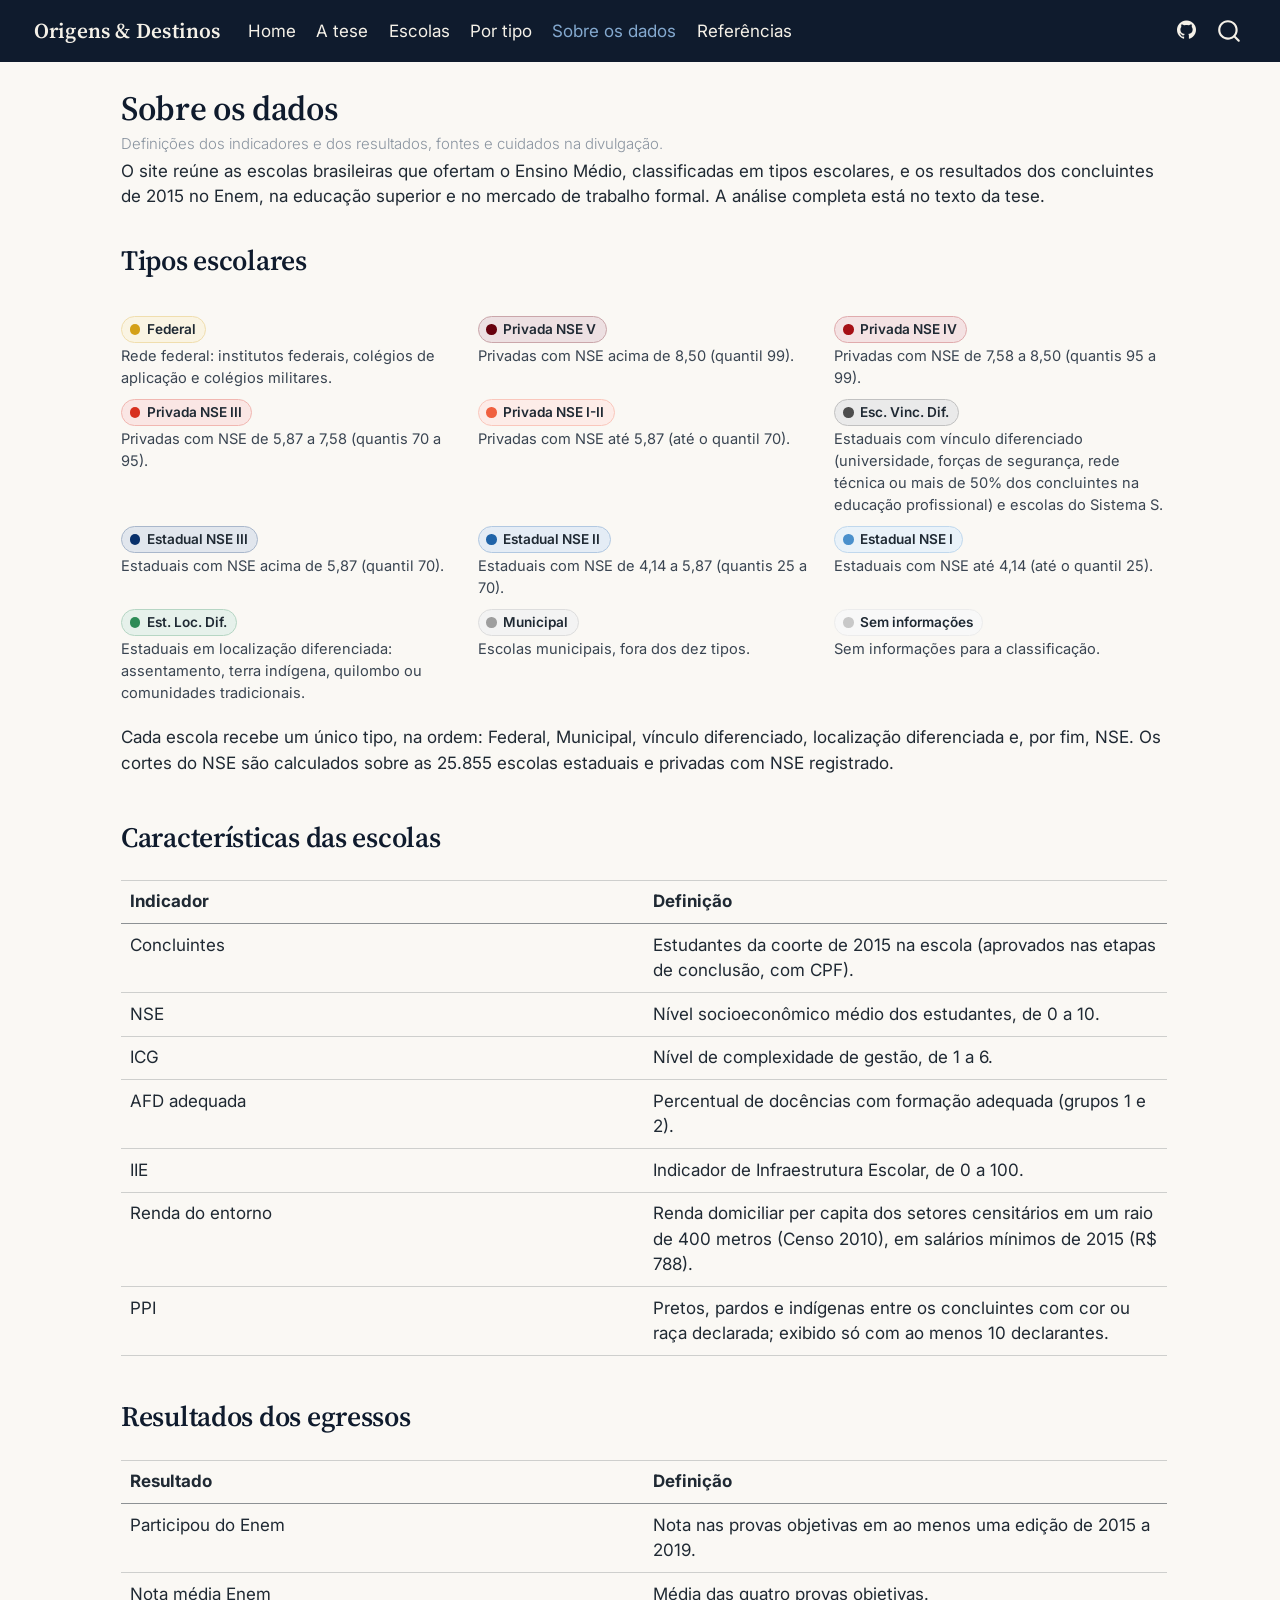
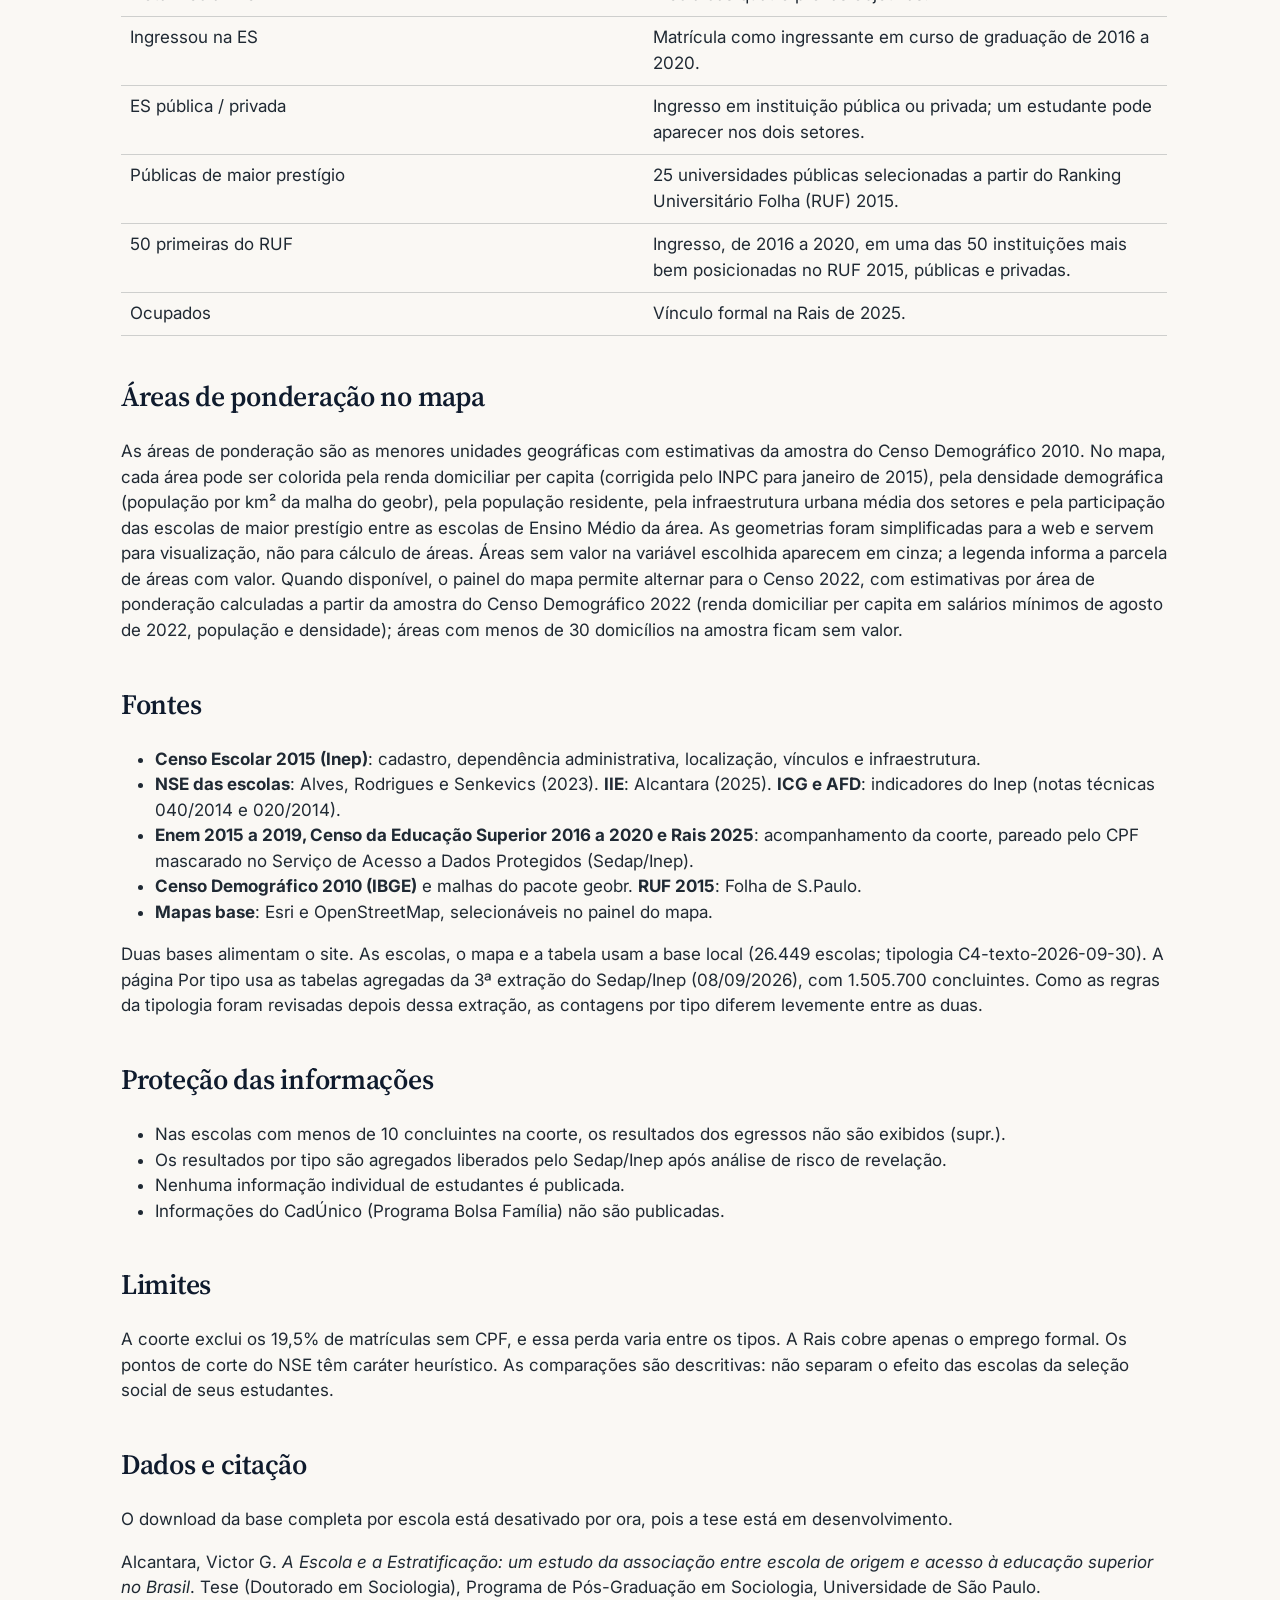
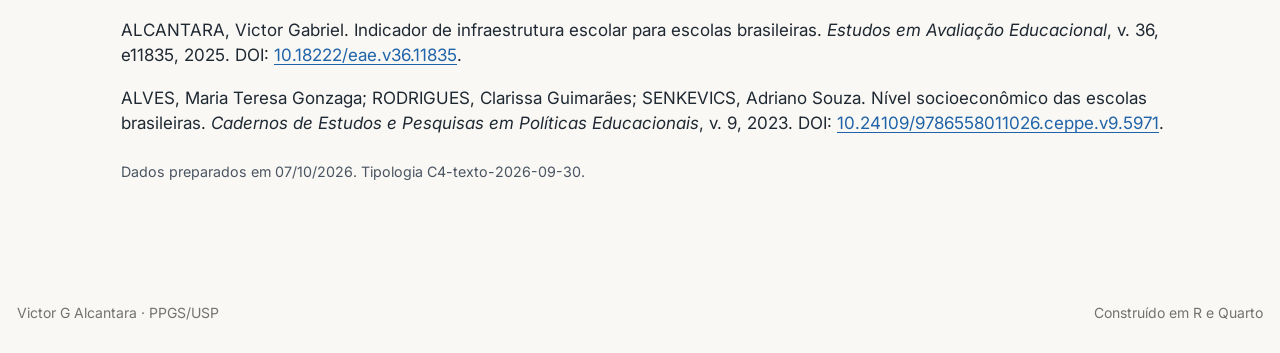
<file: docs/sobre.html>
<!DOCTYPE html>
<html xmlns="http://www.w3.org/1999/xhtml" lang="pt-BR" xml:lang="pt-BR"><head>

<meta charset="utf-8">
<meta name="generator" content="quarto-1.8.25">

<meta name="viewport" content="width=device-width, initial-scale=1.0, user-scalable=yes">


<title>Sobre os dados – Origens &amp; Destinos</title>
<style>
code{white-space: pre-wrap;}
span.smallcaps{font-variant: small-caps;}
div.columns{display: flex; gap: min(4vw, 1.5em);}
div.column{flex: auto; overflow-x: auto;}
div.hanging-indent{margin-left: 1.5em; text-indent: -1.5em;}
ul.task-list{list-style: none;}
ul.task-list li input[type="checkbox"] {
  width: 0.8em;
  margin: 0 0.8em 0.2em -1em; /* quarto-specific, see https://github.com/quarto-dev/quarto-cli/issues/4556 */ 
  vertical-align: middle;
}
</style>


<script src="site_libs/quarto-nav/quarto-nav.js"></script>
<script src="site_libs/quarto-nav/headroom.min.js"></script>
<script src="site_libs/clipboard/clipboard.min.js"></script>
<script src="site_libs/quarto-search/autocomplete.umd.js"></script>
<script src="site_libs/quarto-search/fuse.min.js"></script>
<script src="site_libs/quarto-search/quarto-search.js"></script>
<meta name="quarto:offset" content="./">
<script src="site_libs/quarto-html/quarto.js" type="module"></script>
<script src="site_libs/quarto-html/tabsets/tabsets.js" type="module"></script>
<script src="site_libs/quarto-html/axe/axe-check.js" type="module"></script>
<script src="site_libs/quarto-html/popper.min.js"></script>
<script src="site_libs/quarto-html/tippy.umd.min.js"></script>
<script src="site_libs/quarto-html/anchor.min.js"></script>
<link href="site_libs/quarto-html/tippy.css" rel="stylesheet">
<link href="site_libs/quarto-html/quarto-syntax-highlighting-7b89279ff1a6dce999919e0e67d4d9ec.css" rel="stylesheet" id="quarto-text-highlighting-styles">
<script src="site_libs/bootstrap/bootstrap.min.js"></script>
<link href="site_libs/bootstrap/bootstrap-icons.css" rel="stylesheet">
<link href="site_libs/bootstrap/bootstrap-1ff308d54d7e7d53f8689ea3caa6c08a.min.css" rel="stylesheet" append-hash="true" id="quarto-bootstrap" data-mode="light">
<script id="quarto-search-options" type="application/json">{
  "location": "navbar",
  "copy-button": false,
  "collapse-after": 3,
  "panel-placement": "end",
  "type": "overlay",
  "limit": 50,
  "keyboard-shortcut": [
    "f",
    "/",
    "s"
  ],
  "show-item-context": false,
  "language": {
    "search-no-results-text": "Nenhum resultado",
    "search-matching-documents-text": "documentos correspondentes",
    "search-copy-link-title": "Copiar link para a busca",
    "search-hide-matches-text": "Esconder correspondências adicionais",
    "search-more-match-text": "mais correspondência neste documento",
    "search-more-matches-text": "mais correspondências neste documento",
    "search-clear-button-title": "Limpar",
    "search-text-placeholder": "",
    "search-detached-cancel-button-title": "Cancelar",
    "search-submit-button-title": "Enviar",
    "search-label": "Procurar"
  }
}</script>
<style>html{ scroll-behavior: smooth; }</style>


</head>

<body class="nav-fixed fullcontent quarto-light">

<div id="quarto-search-results"></div>
  <header id="quarto-header" class="headroom fixed-top">
    <nav class="navbar navbar-expand-lg " data-bs-theme="dark">
      <div class="navbar-container container-fluid">
      <div class="navbar-brand-container mx-auto">
    <a href="./index.html" class="navbar-brand navbar-brand-logo">
    </a>
    <a class="navbar-brand" href="./index.html">
    <span class="navbar-title">Origens &amp; Destinos</span>
    </a>
  </div>
            <div id="quarto-search" class="" title="Procurar"></div>
          <button class="navbar-toggler" type="button" data-bs-toggle="collapse" data-bs-target="#navbarCollapse" aria-controls="navbarCollapse" role="menu" aria-expanded="false" aria-label="Alternar de navegação" onclick="if (window.quartoToggleHeadroom) { window.quartoToggleHeadroom(); }">
  <span class="navbar-toggler-icon"></span>
</button>
          <div class="collapse navbar-collapse" id="navbarCollapse">
            <ul class="navbar-nav navbar-nav-scroll me-auto">
  <li class="nav-item">
    <a class="nav-link" href="./index.html"> 
<span class="menu-text">Home</span></a>
  </li>  
  <li class="nav-item">
    <a class="nav-link" href="./tese.html"> 
<span class="menu-text">A tese</span></a>
  </li>  
  <li class="nav-item">
    <a class="nav-link" href="./escolas.html"> 
<span class="menu-text">Escolas</span></a>
  </li>  
  <li class="nav-item">
    <a class="nav-link" href="./tipos.html"> 
<span class="menu-text">Por tipo</span></a>
  </li>  
  <li class="nav-item">
    <a class="nav-link active" href="./sobre.html" aria-current="page"> 
<span class="menu-text">Sobre os dados</span></a>
  </li>  
  <li class="nav-item">
    <a class="nav-link" href="./referencias.html"> 
<span class="menu-text">Referências</span></a>
  </li>  
</ul>
            <ul class="navbar-nav navbar-nav-scroll ms-auto">
  <li class="nav-item compact">
    <a class="nav-link" href="https://github.com/victorgalcantara/tipologia-escolas"> <i class="bi bi-github" role="img" aria-label="GitHub">
</i> 
<span class="menu-text"></span></a>
  </li>  
</ul>
          </div> <!-- /navcollapse -->
            <div class="quarto-navbar-tools">
</div>
      </div> <!-- /container-fluid -->
    </nav>
</header>
<!-- content -->
<div id="quarto-content" class="quarto-container page-columns page-rows-contents page-layout-article page-navbar">
<!-- sidebar -->
<!-- margin-sidebar -->
    
<!-- main -->
<main class="content" id="quarto-document-content">

<header id="title-block-header" class="quarto-title-block default">
<div class="quarto-title">
<h1 class="title">Sobre os dados</h1>
<p class="subtitle lead">Definições dos indicadores e dos resultados, fontes e cuidados na divulgação.</p>
</div>



<div class="quarto-title-meta">

    
  
    
  </div>
  


</header>


<p>O site reúne as escolas brasileiras que ofertam o Ensino Médio, classificadas em tipos escolares, e os resultados dos concluintes de 2015 no Enem, na educação superior e no mercado de trabalho formal. A análise completa está no texto da tese.</p>
<section id="tipos-escolares" class="level2">
<h2 class="anchored" data-anchor-id="tipos-escolares">Tipos escolares</h2>
<div class="cell">
<div class="cell-output-display">
<div class="lista-tipos">
<div class="item-tipo">
<span class="tipo-pill" style="--tipo:#D4A017">
<span class="tipo-dot"></span>
Federal
</span>
<span>Rede federal: institutos federais, colégios de aplicação e colégios militares.</span>
</div>
<div class="item-tipo">
<span class="tipo-pill" style="--tipo:#67000D">
<span class="tipo-dot"></span>
Privada NSE V
</span>
<span>Privadas com NSE acima de 8,50 (quantil 99).</span>
</div>
<div class="item-tipo">
<span class="tipo-pill" style="--tipo:#A50F15">
<span class="tipo-dot"></span>
Privada NSE IV
</span>
<span>Privadas com NSE de 7,58 a 8,50 (quantis 95 a 99).</span>
</div>
<div class="item-tipo">
<span class="tipo-pill" style="--tipo:#D7301F">
<span class="tipo-dot"></span>
Privada NSE III
</span>
<span>Privadas com NSE de 5,87 a 7,58 (quantis 70 a 95).</span>
</div>
<div class="item-tipo">
<span class="tipo-pill" style="--tipo:#F0603F">
<span class="tipo-dot"></span>
Privada NSE I-II
</span>
<span>Privadas com NSE até 5,87 (até o quantil 70).</span>
</div>
<div class="item-tipo">
<span class="tipo-pill" style="--tipo:#4D4D4D">
<span class="tipo-dot"></span>
Esc. Vinc. Dif.
</span>
<span>Estaduais com vínculo diferenciado (universidade, forças de segurança, rede técnica ou mais de 50% dos concluintes na educação profissional) e escolas do Sistema S.</span>
</div>
<div class="item-tipo">
<span class="tipo-pill" style="--tipo:#08306B">
<span class="tipo-dot"></span>
Estadual NSE III
</span>
<span>Estaduais com NSE acima de 5,87 (quantil 70).</span>
</div>
<div class="item-tipo">
<span class="tipo-pill" style="--tipo:#1F63A8">
<span class="tipo-dot"></span>
Estadual NSE II
</span>
<span>Estaduais com NSE de 4,14 a 5,87 (quantis 25 a 70).</span>
</div>
<div class="item-tipo">
<span class="tipo-pill" style="--tipo:#4A90CC">
<span class="tipo-dot"></span>
Estadual NSE I
</span>
<span>Estaduais com NSE até 4,14 (até o quantil 25).</span>
</div>
<div class="item-tipo">
<span class="tipo-pill" style="--tipo:#2E8B57">
<span class="tipo-dot"></span>
Est. Loc. Dif.
</span>
<span>Estaduais em localização diferenciada: assentamento, terra indígena, quilombo ou comunidades tradicionais.</span>
</div>
<div class="item-tipo">
<span class="tipo-pill" style="--tipo:#9E9E9E">
<span class="tipo-dot"></span>
Municipal
</span>
<span>Escolas municipais, fora dos dez tipos.</span>
</div>
<div class="item-tipo">
<span class="tipo-pill" style="--tipo:#C8C8C8">
<span class="tipo-dot"></span>
Sem informações
</span>
<span>Sem informações para a classificação.</span>
</div>
</div>
</div>
</div>
<p>Cada escola recebe um único tipo, na ordem: Federal, Municipal, vínculo diferenciado, localização diferenciada e, por fim, NSE. Os cortes do NSE são calculados sobre as 25.855 escolas estaduais e privadas com NSE registrado.</p>
</section>
<section id="características-das-escolas" class="level2">
<h2 class="anchored" data-anchor-id="características-das-escolas">Características das escolas</h2>
<table class="caption-top table">
<colgroup>
<col style="width: 50%">
<col style="width: 50%">
</colgroup>
<thead>
<tr class="header">
<th style="text-align: left;">Indicador</th>
<th style="text-align: left;">Definição</th>
</tr>
</thead>
<tbody>
<tr class="odd">
<td style="text-align: left;">Concluintes</td>
<td style="text-align: left;">Estudantes da coorte de 2015 na escola (aprovados nas etapas de conclusão, com CPF).</td>
</tr>
<tr class="even">
<td style="text-align: left;">NSE</td>
<td style="text-align: left;">Nível socioeconômico médio dos estudantes, de 0 a 10.</td>
</tr>
<tr class="odd">
<td style="text-align: left;">ICG</td>
<td style="text-align: left;">Nível de complexidade de gestão, de 1 a 6.</td>
</tr>
<tr class="even">
<td style="text-align: left;">AFD adequada</td>
<td style="text-align: left;">Percentual de docências com formação adequada (grupos 1 e 2).</td>
</tr>
<tr class="odd">
<td style="text-align: left;">IIE</td>
<td style="text-align: left;">Indicador de Infraestrutura Escolar, de 0 a 100.</td>
</tr>
<tr class="even">
<td style="text-align: left;">Renda do entorno</td>
<td style="text-align: left;">Renda domiciliar per capita dos setores censitários em um raio de 400 metros (Censo 2010), em salários mínimos de 2015 (R$ 788).</td>
</tr>
<tr class="odd">
<td style="text-align: left;">PPI</td>
<td style="text-align: left;">Pretos, pardos e indígenas entre os concluintes com cor ou raça declarada; exibido só com ao menos 10 declarantes.</td>
</tr>
</tbody>
</table>
</section>
<section id="resultados-dos-egressos" class="level2">
<h2 class="anchored" data-anchor-id="resultados-dos-egressos">Resultados dos egressos</h2>
<table class="caption-top table">
<colgroup>
<col style="width: 50%">
<col style="width: 50%">
</colgroup>
<thead>
<tr class="header">
<th style="text-align: left;">Resultado</th>
<th style="text-align: left;">Definição</th>
</tr>
</thead>
<tbody>
<tr class="odd">
<td style="text-align: left;">Participou do Enem</td>
<td style="text-align: left;">Nota nas provas objetivas em ao menos uma edição de 2015 a 2019.</td>
</tr>
<tr class="even">
<td style="text-align: left;">Nota média Enem</td>
<td style="text-align: left;">Média das quatro provas objetivas.</td>
</tr>
<tr class="odd">
<td style="text-align: left;">Ingressou na ES</td>
<td style="text-align: left;">Matrícula como ingressante em curso de graduação de 2016 a 2020.</td>
</tr>
<tr class="even">
<td style="text-align: left;">ES pública / privada</td>
<td style="text-align: left;">Ingresso em instituição pública ou privada; um estudante pode aparecer nos dois setores.</td>
</tr>
<tr class="odd">
<td style="text-align: left;">Públicas de maior prestígio</td>
<td style="text-align: left;">25 universidades públicas selecionadas a partir do Ranking Universitário Folha (RUF) 2015.</td>
</tr>
<tr class="even">
<td style="text-align: left;">50 primeiras do RUF</td>
<td style="text-align: left;">Ingresso, de 2016 a 2020, em uma das 50 instituições mais bem posicionadas no RUF 2015, públicas e privadas.</td>
</tr>
<tr class="odd">
<td style="text-align: left;">Ocupados</td>
<td style="text-align: left;">Vínculo formal na Rais de 2025.</td>
</tr>
</tbody>
</table>
</section>
<section id="áreas-de-ponderação-no-mapa" class="level2">
<h2 class="anchored" data-anchor-id="áreas-de-ponderação-no-mapa">Áreas de ponderação no mapa</h2>
<p>As áreas de ponderação são as menores unidades geográficas com estimativas da amostra do Censo Demográfico 2010. No mapa, cada área pode ser colorida pela renda domiciliar per capita (corrigida pelo INPC para janeiro de 2015), pela densidade demográfica (população por km² da malha do geobr), pela população residente, pela infraestrutura urbana média dos setores e pela participação das escolas de maior prestígio entre as escolas de Ensino Médio da área. As geometrias foram simplificadas para a web e servem para visualização, não para cálculo de áreas. Áreas sem valor na variável escolhida aparecem em cinza; a legenda informa a parcela de áreas com valor. Quando disponível, o painel do mapa permite alternar para o Censo 2022, com estimativas por área de ponderação calculadas a partir da amostra do Censo Demográfico 2022 (renda domiciliar per capita em salários mínimos de agosto de 2022, população e densidade); áreas com menos de 30 domicílios na amostra ficam sem valor.</p>
</section>
<section id="fontes" class="level2">
<h2 class="anchored" data-anchor-id="fontes">Fontes</h2>
<ul>
<li><strong>Censo Escolar 2015 (Inep)</strong>: cadastro, dependência administrativa, localização, vínculos e infraestrutura.</li>
<li><strong>NSE das escolas</strong>: Alves, Rodrigues e Senkevics (2023). <strong>IIE</strong>: Alcantara (2025). <strong>ICG e AFD</strong>: indicadores do Inep (notas técnicas 040/2014 e 020/2014).</li>
<li><strong>Enem 2015 a 2019, Censo da Educação Superior 2016 a 2020 e Rais 2025</strong>: acompanhamento da coorte, pareado pelo CPF mascarado no Serviço de Acesso a Dados Protegidos (Sedap/Inep).</li>
<li><strong>Censo Demográfico 2010 (IBGE)</strong> e malhas do pacote geobr. <strong>RUF 2015</strong>: Folha de S.Paulo.</li>
<li><strong>Mapas base</strong>: Esri e OpenStreetMap, selecionáveis no painel do mapa.</li>
</ul>
<p>Duas bases alimentam o site. As escolas, o mapa e a tabela usam a base local (26.449 escolas; tipologia C4-texto-2026-09-30). A página Por tipo usa as tabelas agregadas da 3ª extração do Sedap/Inep (08/09/2026), com 1.505.700 concluintes. Como as regras da tipologia foram revisadas depois dessa extração, as contagens por tipo diferem levemente entre as duas.</p>
</section>
<section id="proteção-das-informações" class="level2">
<h2 class="anchored" data-anchor-id="proteção-das-informações">Proteção das informações</h2>
<ul>
<li>Nas escolas com menos de 10 concluintes na coorte, os resultados dos egressos não são exibidos (supr.).</li>
<li>Os resultados por tipo são agregados liberados pelo Sedap/Inep após análise de risco de revelação.</li>
<li>Nenhuma informação individual de estudantes é publicada.</li>
<li>Informações do CadÚnico (Programa Bolsa Família) não são publicadas.</li>
</ul>
</section>
<section id="limites" class="level2">
<h2 class="anchored" data-anchor-id="limites">Limites</h2>
<p>A coorte exclui os 19,5% de matrículas sem CPF, e essa perda varia entre os tipos. A Rais cobre apenas o emprego formal. Os pontos de corte do NSE têm caráter heurístico. As comparações são descritivas: não separam o efeito das escolas da seleção social de seus estudantes.</p>
</section>
<section id="dados-e-citação" class="level2">
<h2 class="anchored" data-anchor-id="dados-e-citação">Dados e citação</h2>
<p>O download da base completa por escola está desativado por ora, pois a tese está em desenvolvimento.</p>
<p>Alcantara, Victor G. <em>A Escola e a Estratificação: um estudo da associação entre escola de origem e acesso à educação superior no Brasil</em>. Tese (Doutorado em Sociologia), Programa de Pós-Graduação em Sociologia, Universidade de São Paulo.</p>
<p>ALCANTARA, Victor Gabriel. Indicador de infraestrutura escolar para escolas brasileiras. <em>Estudos em Avaliação Educacional</em>, v. 36, e11835, 2025. DOI: <a href="https://doi.org/10.18222/eae.v36.11835">10.18222/eae.v36.11835</a>.</p>
<p>ALVES, Maria Teresa Gonzaga; RODRIGUES, Clarissa Guimarães; SENKEVICS, Adriano Souza. Nível socioeconômico das escolas brasileiras. <em>Cadernos de Estudos e Pesquisas em Políticas Educacionais</em>, v. 9, 2023. DOI: <a href="https://doi.org/10.24109/9786558011026.ceppe.v9.5971">10.24109/9786558011026.ceppe.v9.5971</a>.</p>
<div class="cell">
<div class="cell-output-display">
<p class="legenda-fig">Dados preparados em 07/10/2026. Tipologia C4-texto-2026-09-30.</p>
</div>
</div>


</section>

<a onclick="window.scrollTo(0, 0); return false;" role="button" id="quarto-back-to-top"><i class="bi bi-arrow-up"></i> De volta ao topo</a></main> <!-- /main -->
<script id="quarto-html-after-body" type="application/javascript">
  window.document.addEventListener("DOMContentLoaded", function (event) {
    const icon = "";
    const anchorJS = new window.AnchorJS();
    anchorJS.options = {
      placement: 'right',
      icon: icon
    };
    anchorJS.add('.anchored');
    const isCodeAnnotation = (el) => {
      for (const clz of el.classList) {
        if (clz.startsWith('code-annotation-')) {                     
          return true;
        }
      }
      return false;
    }
    const onCopySuccess = function(e) {
      // button target
      const button = e.trigger;
      // don't keep focus
      button.blur();
      // flash "checked"
      button.classList.add('code-copy-button-checked');
      var currentTitle = button.getAttribute("title");
      button.setAttribute("title", "Copiada");
      let tooltip;
      if (window.bootstrap) {
        button.setAttribute("data-bs-toggle", "tooltip");
        button.setAttribute("data-bs-placement", "left");
        button.setAttribute("data-bs-title", "Copiada");
        tooltip = new bootstrap.Tooltip(button, 
          { trigger: "manual", 
            customClass: "code-copy-button-tooltip",
            offset: [0, -8]});
        tooltip.show();    
      }
      setTimeout(function() {
        if (tooltip) {
          tooltip.hide();
          button.removeAttribute("data-bs-title");
          button.removeAttribute("data-bs-toggle");
          button.removeAttribute("data-bs-placement");
        }
        button.setAttribute("title", currentTitle);
        button.classList.remove('code-copy-button-checked');
      }, 1000);
      // clear code selection
      e.clearSelection();
    }
    const getTextToCopy = function(trigger) {
      const outerScaffold = trigger.parentElement.cloneNode(true);
      const codeEl = outerScaffold.querySelector('code');
      for (const childEl of codeEl.children) {
        if (isCodeAnnotation(childEl)) {
          childEl.remove();
        }
      }
      return codeEl.innerText;
    }
    const clipboard = new window.ClipboardJS('.code-copy-button:not([data-in-quarto-modal])', {
      text: getTextToCopy
    });
    clipboard.on('success', onCopySuccess);
    if (window.document.getElementById('quarto-embedded-source-code-modal')) {
      const clipboardModal = new window.ClipboardJS('.code-copy-button[data-in-quarto-modal]', {
        text: getTextToCopy,
        container: window.document.getElementById('quarto-embedded-source-code-modal')
      });
      clipboardModal.on('success', onCopySuccess);
    }
      var localhostRegex = new RegExp(/^(?:http|https):\/\/localhost\:?[0-9]*\//);
      var mailtoRegex = new RegExp(/^mailto:/);
        var filterRegex = new RegExp("https:\/\/victorgalcantara\.github\.io\/tipologia-escolas");
      var isInternal = (href) => {
          return filterRegex.test(href) || localhostRegex.test(href) || mailtoRegex.test(href);
      }
      // Inspect non-navigation links and adorn them if external
     var links = window.document.querySelectorAll('a[href]:not(.nav-link):not(.navbar-brand):not(.toc-action):not(.sidebar-link):not(.sidebar-item-toggle):not(.pagination-link):not(.no-external):not([aria-hidden]):not(.dropdown-item):not(.quarto-navigation-tool):not(.about-link)');
      for (var i=0; i<links.length; i++) {
        const link = links[i];
        if (!isInternal(link.href)) {
          // undo the damage that might have been done by quarto-nav.js in the case of
          // links that we want to consider external
          if (link.dataset.originalHref !== undefined) {
            link.href = link.dataset.originalHref;
          }
            // target, if specified
            link.setAttribute("target", "_blank");
            if (link.getAttribute("rel") === null) {
              link.setAttribute("rel", "noopener");
            }
        }
      }
    function tippyHover(el, contentFn, onTriggerFn, onUntriggerFn) {
      const config = {
        allowHTML: true,
        maxWidth: 500,
        delay: 100,
        arrow: false,
        appendTo: function(el) {
            return el.parentElement;
        },
        interactive: true,
        interactiveBorder: 10,
        theme: 'quarto',
        placement: 'bottom-start',
      };
      if (contentFn) {
        config.content = contentFn;
      }
      if (onTriggerFn) {
        config.onTrigger = onTriggerFn;
      }
      if (onUntriggerFn) {
        config.onUntrigger = onUntriggerFn;
      }
      window.tippy(el, config); 
    }
    const noterefs = window.document.querySelectorAll('a[role="doc-noteref"]');
    for (var i=0; i<noterefs.length; i++) {
      const ref = noterefs[i];
      tippyHover(ref, function() {
        // use id or data attribute instead here
        let href = ref.getAttribute('data-footnote-href') || ref.getAttribute('href');
        try { href = new URL(href).hash; } catch {}
        const id = href.replace(/^#\/?/, "");
        const note = window.document.getElementById(id);
        if (note) {
          return note.innerHTML;
        } else {
          return "";
        }
      });
    }
    const xrefs = window.document.querySelectorAll('a.quarto-xref');
    const processXRef = (id, note) => {
      // Strip column container classes
      const stripColumnClz = (el) => {
        el.classList.remove("page-full", "page-columns");
        if (el.children) {
          for (const child of el.children) {
            stripColumnClz(child);
          }
        }
      }
      stripColumnClz(note)
      if (id === null || id.startsWith('sec-')) {
        // Special case sections, only their first couple elements
        const container = document.createElement("div");
        if (note.children && note.children.length > 2) {
          container.appendChild(note.children[0].cloneNode(true));
          for (let i = 1; i < note.children.length; i++) {
            const child = note.children[i];
            if (child.tagName === "P" && child.innerText === "") {
              continue;
            } else {
              container.appendChild(child.cloneNode(true));
              break;
            }
          }
          if (window.Quarto?.typesetMath) {
            window.Quarto.typesetMath(container);
          }
          return container.innerHTML
        } else {
          if (window.Quarto?.typesetMath) {
            window.Quarto.typesetMath(note);
          }
          return note.innerHTML;
        }
      } else {
        // Remove any anchor links if they are present
        const anchorLink = note.querySelector('a.anchorjs-link');
        if (anchorLink) {
          anchorLink.remove();
        }
        if (window.Quarto?.typesetMath) {
          window.Quarto.typesetMath(note);
        }
        if (note.classList.contains("callout")) {
          return note.outerHTML;
        } else {
          return note.innerHTML;
        }
      }
    }
    for (var i=0; i<xrefs.length; i++) {
      const xref = xrefs[i];
      tippyHover(xref, undefined, function(instance) {
        instance.disable();
        let url = xref.getAttribute('href');
        let hash = undefined; 
        if (url.startsWith('#')) {
          hash = url;
        } else {
          try { hash = new URL(url).hash; } catch {}
        }
        if (hash) {
          const id = hash.replace(/^#\/?/, "");
          const note = window.document.getElementById(id);
          if (note !== null) {
            try {
              const html = processXRef(id, note.cloneNode(true));
              instance.setContent(html);
            } finally {
              instance.enable();
              instance.show();
            }
          } else {
            // See if we can fetch this
            fetch(url.split('#')[0])
            .then(res => res.text())
            .then(html => {
              const parser = new DOMParser();
              const htmlDoc = parser.parseFromString(html, "text/html");
              const note = htmlDoc.getElementById(id);
              if (note !== null) {
                const html = processXRef(id, note);
                instance.setContent(html);
              } 
            }).finally(() => {
              instance.enable();
              instance.show();
            });
          }
        } else {
          // See if we can fetch a full url (with no hash to target)
          // This is a special case and we should probably do some content thinning / targeting
          fetch(url)
          .then(res => res.text())
          .then(html => {
            const parser = new DOMParser();
            const htmlDoc = parser.parseFromString(html, "text/html");
            const note = htmlDoc.querySelector('main.content');
            if (note !== null) {
              // This should only happen for chapter cross references
              // (since there is no id in the URL)
              // remove the first header
              if (note.children.length > 0 && note.children[0].tagName === "HEADER") {
                note.children[0].remove();
              }
              const html = processXRef(null, note);
              instance.setContent(html);
            } 
          }).finally(() => {
            instance.enable();
            instance.show();
          });
        }
      }, function(instance) {
      });
    }
        let selectedAnnoteEl;
        const selectorForAnnotation = ( cell, annotation) => {
          let cellAttr = 'data-code-cell="' + cell + '"';
          let lineAttr = 'data-code-annotation="' +  annotation + '"';
          const selector = 'span[' + cellAttr + '][' + lineAttr + ']';
          return selector;
        }
        const selectCodeLines = (annoteEl) => {
          const doc = window.document;
          const targetCell = annoteEl.getAttribute("data-target-cell");
          const targetAnnotation = annoteEl.getAttribute("data-target-annotation");
          const annoteSpan = window.document.querySelector(selectorForAnnotation(targetCell, targetAnnotation));
          const lines = annoteSpan.getAttribute("data-code-lines").split(",");
          const lineIds = lines.map((line) => {
            return targetCell + "-" + line;
          })
          let top = null;
          let height = null;
          let parent = null;
          if (lineIds.length > 0) {
              //compute the position of the single el (top and bottom and make a div)
              const el = window.document.getElementById(lineIds[0]);
              top = el.offsetTop;
              height = el.offsetHeight;
              parent = el.parentElement.parentElement;
            if (lineIds.length > 1) {
              const lastEl = window.document.getElementById(lineIds[lineIds.length - 1]);
              const bottom = lastEl.offsetTop + lastEl.offsetHeight;
              height = bottom - top;
            }
            if (top !== null && height !== null && parent !== null) {
              // cook up a div (if necessary) and position it 
              let div = window.document.getElementById("code-annotation-line-highlight");
              if (div === null) {
                div = window.document.createElement("div");
                div.setAttribute("id", "code-annotation-line-highlight");
                div.style.position = 'absolute';
                parent.appendChild(div);
              }
              div.style.top = top - 2 + "px";
              div.style.height = height + 4 + "px";
              div.style.left = 0;
              let gutterDiv = window.document.getElementById("code-annotation-line-highlight-gutter");
              if (gutterDiv === null) {
                gutterDiv = window.document.createElement("div");
                gutterDiv.setAttribute("id", "code-annotation-line-highlight-gutter");
                gutterDiv.style.position = 'absolute';
                const codeCell = window.document.getElementById(targetCell);
                const gutter = codeCell.querySelector('.code-annotation-gutter');
                gutter.appendChild(gutterDiv);
              }
              gutterDiv.style.top = top - 2 + "px";
              gutterDiv.style.height = height + 4 + "px";
            }
            selectedAnnoteEl = annoteEl;
          }
        };
        const unselectCodeLines = () => {
          const elementsIds = ["code-annotation-line-highlight", "code-annotation-line-highlight-gutter"];
          elementsIds.forEach((elId) => {
            const div = window.document.getElementById(elId);
            if (div) {
              div.remove();
            }
          });
          selectedAnnoteEl = undefined;
        };
          // Handle positioning of the toggle
      window.addEventListener(
        "resize",
        throttle(() => {
          elRect = undefined;
          if (selectedAnnoteEl) {
            selectCodeLines(selectedAnnoteEl);
          }
        }, 10)
      );
      function throttle(fn, ms) {
      let throttle = false;
      let timer;
        return (...args) => {
          if(!throttle) { // first call gets through
              fn.apply(this, args);
              throttle = true;
          } else { // all the others get throttled
              if(timer) clearTimeout(timer); // cancel #2
              timer = setTimeout(() => {
                fn.apply(this, args);
                timer = throttle = false;
              }, ms);
          }
        };
      }
        // Attach click handler to the DT
        const annoteDls = window.document.querySelectorAll('dt[data-target-cell]');
        for (const annoteDlNode of annoteDls) {
          annoteDlNode.addEventListener('click', (event) => {
            const clickedEl = event.target;
            if (clickedEl !== selectedAnnoteEl) {
              unselectCodeLines();
              const activeEl = window.document.querySelector('dt[data-target-cell].code-annotation-active');
              if (activeEl) {
                activeEl.classList.remove('code-annotation-active');
              }
              selectCodeLines(clickedEl);
              clickedEl.classList.add('code-annotation-active');
            } else {
              // Unselect the line
              unselectCodeLines();
              clickedEl.classList.remove('code-annotation-active');
            }
          });
        }
    const findCites = (el) => {
      const parentEl = el.parentElement;
      if (parentEl) {
        const cites = parentEl.dataset.cites;
        if (cites) {
          return {
            el,
            cites: cites.split(' ')
          };
        } else {
          return findCites(el.parentElement)
        }
      } else {
        return undefined;
      }
    };
    var bibliorefs = window.document.querySelectorAll('a[role="doc-biblioref"]');
    for (var i=0; i<bibliorefs.length; i++) {
      const ref = bibliorefs[i];
      const citeInfo = findCites(ref);
      if (citeInfo) {
        tippyHover(citeInfo.el, function() {
          var popup = window.document.createElement('div');
          citeInfo.cites.forEach(function(cite) {
            var citeDiv = window.document.createElement('div');
            citeDiv.classList.add('hanging-indent');
            citeDiv.classList.add('csl-entry');
            var biblioDiv = window.document.getElementById('ref-' + cite);
            if (biblioDiv) {
              citeDiv.innerHTML = biblioDiv.innerHTML;
            }
            popup.appendChild(citeDiv);
          });
          return popup.innerHTML;
        });
      }
    }
  });
  </script>
</div> <!-- /content -->
<footer class="footer">
  <div class="nav-footer">
    <div class="nav-footer-left">
<p>Victor G Alcantara · PPGS/USP</p>
</div>   
    <div class="nav-footer-center">
      &nbsp;
    </div>
    <div class="nav-footer-right">
<p>Construído em R e Quarto</p>
</div>
  </div>
</footer>
<script>(function(){var a=document.querySelector(".navbar .nav-link.active");document.title="OED - "+(a?a.textContent.trim():"Home");})();</script>




<script src="site_libs/quarto-html/zenscroll-min.js"></script>
</body></html>
</file>
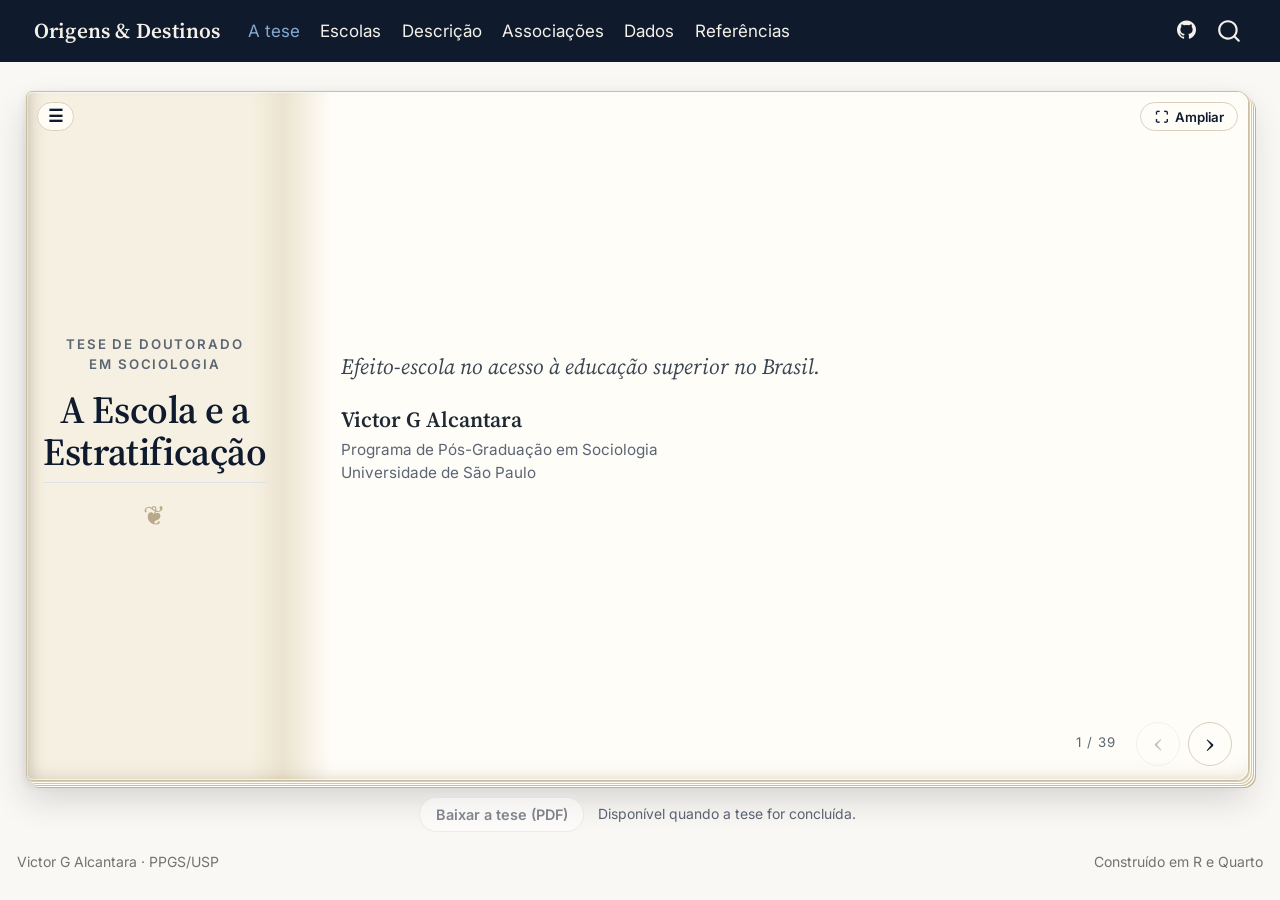
<file: docs/tese.html>
<!DOCTYPE html>
<html xmlns="http://www.w3.org/1999/xhtml" lang="pt-BR" xml:lang="pt-BR"><head>

<meta charset="utf-8">
<meta name="generator" content="quarto-1.8.25">

<meta name="viewport" content="width=device-width, initial-scale=1.0, user-scalable=yes">


<title>A tese – Origens &amp; Destinos</title>
<style>
code{white-space: pre-wrap;}
span.smallcaps{font-variant: small-caps;}
div.columns{display: flex; gap: min(4vw, 1.5em);}
div.column{flex: auto; overflow-x: auto;}
div.hanging-indent{margin-left: 1.5em; text-indent: -1.5em;}
ul.task-list{list-style: none;}
ul.task-list li input[type="checkbox"] {
  width: 0.8em;
  margin: 0 0.8em 0.2em -1em; /* quarto-specific, see https://github.com/quarto-dev/quarto-cli/issues/4556 */ 
  vertical-align: middle;
}
</style>


<script src="site_libs/quarto-nav/quarto-nav.js"></script>
<script src="site_libs/quarto-nav/headroom.min.js"></script>
<script src="site_libs/clipboard/clipboard.min.js"></script>
<script src="site_libs/quarto-search/autocomplete.umd.js"></script>
<script src="site_libs/quarto-search/fuse.min.js"></script>
<script src="site_libs/quarto-search/quarto-search.js"></script>
<meta name="quarto:offset" content="./">
<script src="site_libs/quarto-html/quarto.js" type="module"></script>
<script src="site_libs/quarto-html/tabsets/tabsets.js" type="module"></script>
<script src="site_libs/quarto-html/axe/axe-check.js" type="module"></script>
<script src="site_libs/quarto-html/popper.min.js"></script>
<script src="site_libs/quarto-html/tippy.umd.min.js"></script>
<script src="site_libs/quarto-html/anchor.min.js"></script>
<link href="site_libs/quarto-html/tippy.css" rel="stylesheet">
<link href="site_libs/quarto-html/quarto-syntax-highlighting-7b89279ff1a6dce999919e0e67d4d9ec.css" rel="stylesheet" id="quarto-text-highlighting-styles">
<script src="site_libs/bootstrap/bootstrap.min.js"></script>
<link href="site_libs/bootstrap/bootstrap-icons.css" rel="stylesheet">
<link href="site_libs/bootstrap/bootstrap-6f191e0d5d07cd7268f0f56b03108786.min.css" rel="stylesheet" append-hash="true" id="quarto-bootstrap" data-mode="light">
<script id="quarto-search-options" type="application/json">{
  "location": "navbar",
  "copy-button": false,
  "collapse-after": 3,
  "panel-placement": "end",
  "type": "overlay",
  "limit": 50,
  "keyboard-shortcut": [
    "f",
    "/",
    "s"
  ],
  "show-item-context": false,
  "language": {
    "search-no-results-text": "Nenhum resultado",
    "search-matching-documents-text": "documentos correspondentes",
    "search-copy-link-title": "Copiar link para a busca",
    "search-hide-matches-text": "Esconder correspondências adicionais",
    "search-more-match-text": "mais correspondência neste documento",
    "search-more-matches-text": "mais correspondências neste documento",
    "search-clear-button-title": "Limpar",
    "search-text-placeholder": "",
    "search-detached-cancel-button-title": "Cancelar",
    "search-submit-button-title": "Enviar",
    "search-label": "Procurar"
  }
}</script>
<style>html{ scroll-behavior: smooth; }</style>


</head>

<body class="nav-fixed fullcontent quarto-light">

<div id="quarto-search-results"></div>
  <header id="quarto-header" class="headroom fixed-top">
    <nav class="navbar navbar-expand-lg " data-bs-theme="dark">
      <div class="navbar-container container-fluid">
      <div class="navbar-brand-container mx-auto">
    <a href="./index.html" class="navbar-brand navbar-brand-logo">
    </a>
    <a class="navbar-brand" href="./index.html">
    <span class="navbar-title">Origens &amp; Destinos</span>
    </a>
  </div>
            <div id="quarto-search" class="" title="Procurar"></div>
          <button class="navbar-toggler" type="button" data-bs-toggle="collapse" data-bs-target="#navbarCollapse" aria-controls="navbarCollapse" role="menu" aria-expanded="false" aria-label="Alternar de navegação" onclick="if (window.quartoToggleHeadroom) { window.quartoToggleHeadroom(); }">
  <span class="navbar-toggler-icon"></span>
</button>
          <div class="collapse navbar-collapse" id="navbarCollapse">
            <ul class="navbar-nav navbar-nav-scroll me-auto">
  <li class="nav-item">
    <a class="nav-link active" href="./tese.html" aria-current="page"> 
<span class="menu-text">A tese</span></a>
  </li>  
  <li class="nav-item">
    <a class="nav-link" href="./escolas.html"> 
<span class="menu-text">Escolas</span></a>
  </li>  
  <li class="nav-item">
    <a class="nav-link" href="./tipos.html"> 
<span class="menu-text">Descrição</span></a>
  </li>  
  <li class="nav-item">
    <a class="nav-link" href="./associacoes.html"> 
<span class="menu-text">Associações</span></a>
  </li>  
  <li class="nav-item">
    <a class="nav-link" href="./sobre.html"> 
<span class="menu-text">Dados</span></a>
  </li>  
  <li class="nav-item">
    <a class="nav-link" href="./referencias.html"> 
<span class="menu-text">Referências</span></a>
  </li>  
</ul>
            <ul class="navbar-nav navbar-nav-scroll ms-auto">
  <li class="nav-item compact">
    <a class="nav-link" href="https://github.com/victorgalcantara/tese-escola-estratificacao"> <i class="bi bi-github" role="img" aria-label="GitHub">
</i> 
<span class="menu-text"></span></a>
  </li>  
</ul>
          </div> <!-- /navcollapse -->
            <div class="quarto-navbar-tools">
</div>
      </div> <!-- /container-fluid -->
    </nav>
</header>
<!-- content -->
<div id="quarto-content" class="quarto-container page-layout-custom page-navbar">
<!-- sidebar -->
<!-- margin-sidebar -->
<!-- main -->

<header id="title-block-header" class="quarto-title-block default">
<div class="quarto-title">
<h1 class="title">A tese</h1>
</div>



<div class="quarto-title-meta">

    
  
    
  </div>
  


</header>


<div class="cell">
<div class="cell-output-display">
<div class="livro-wrap">
<div class="livro" aria-roledescription="livro" tabindex="0">
<nav class="livro-indice" aria-label="Índice da tese">
<div class="ind-cab">Índice</div>
<button type="button" class="ind-cap ind-solto" data-pagina="1">
<span class="ind-tit">Capa</span>
</button>
<div class="ind-grupo ind-solto">
<button type="button" class="ind-cap" data-pagina="2">
<span class="ind-tit">Introdução</span>
</button>
<div class="ind-secs">
<button type="button" class="ind-sec" data-pagina="3">
<span class="ind-tit">A Escola e o Acesso à Educação Superior</span>
</button>
</div>
</div>
<div class="ind-parte">
<div class="ind-parte-t">
<span>Parte I</span>
Fundamentos
</div>
<div class="ind-grupo ">
<button type="button" class="ind-cap" data-pagina="5">
<span class="ind-rot">Capítulo 1</span>
<span class="ind-tit">O problema e a abordagem</span>
</button>
</div>
<div class="ind-grupo ">
<button type="button" class="ind-cap" data-pagina="8">
<span class="ind-rot">Capítulo 2</span>
<span class="ind-tit">Movimentos teóricos e metodológicos</span>
</button>
<div class="ind-secs">
<button type="button" class="ind-sec" data-pagina="9">
<span class="ind-tit">O primeiro movimento: industrialização e modernização</span>
</button>
<button type="button" class="ind-sec" data-pagina="10">
<span class="ind-tit">O segundo movimento: distinção social e desigualdades persistentes</span>
</button>
<button type="button" class="ind-sec" data-pagina="11">
<span class="ind-tit">O terceiro movimento: efeito de instituições e redução de desigualdades</span>
</button>
<button type="button" class="ind-sec" data-pagina="13">
<span class="ind-tit">O caso brasileiro</span>
</button>
<button type="button" class="ind-sec" data-pagina="14">
<span class="ind-tit">A relevância das escolas</span>
</button>
</div>
</div>
</div>
<div class="ind-parte">
<div class="ind-parte-t">
<span>Parte II</span>
As escolas
</div>
<div class="ind-grupo ">
<button type="button" class="ind-cap" data-pagina="15">
<span class="ind-rot">Capítulo 3</span>
<span class="ind-tit">Contexto histórico e institucional: o sistema educacional brasileiro</span>
</button>
<div class="ind-secs">
<button type="button" class="ind-sec" data-pagina="15">
<span class="ind-tit">Introdução</span>
</button>
<button type="button" class="ind-sec" data-pagina="16">
<span class="ind-tit">Descentralização, diversificação e heterogeneidade institucional</span>
</button>
<button type="button" class="ind-sec" data-pagina="18">
<span class="ind-tit">Transições sequenciais: da escola à educação superior</span>
</button>
</div>
</div>
<div class="ind-grupo ">
<button type="button" class="ind-cap" data-pagina="19">
<span class="ind-rot">Capítulo 4</span>
<span class="ind-tit">Estratificação social das escolas</span>
</button>
<div class="ind-secs">
<button type="button" class="ind-sec" data-pagina="19">
<span class="ind-tit">Introdução</span>
</button>
<button type="button" class="ind-sec" data-pagina="20">
<span class="ind-tit">Metodologia</span>
</button>
<button type="button" class="ind-sec" data-pagina="21">
<span class="ind-tit">Uma proposta de tipologia</span>
</button>
<button type="button" class="ind-sec" data-pagina="23">
<span class="ind-tit">A estratificação segundo os tipos escolares</span>
</button>
<button type="button" class="ind-sec" data-pagina="27">
<span class="ind-tit">Considerações finais</span>
</button>
</div>
</div>
<div class="ind-grupo ">
<button type="button" class="ind-cap" data-pagina="28">
<span class="ind-rot">Capítulo 5</span>
<span class="ind-tit">Origens e destinos educacionais: as escolas e a estratificação</span>
</button>
<div class="ind-secs">
<button type="button" class="ind-sec" data-pagina="28">
<span class="ind-tit">Introdução</span>
</button>
<button type="button" class="ind-sec" data-pagina="29">
<span class="ind-tit">Metodologia</span>
</button>
<button type="button" class="ind-sec" data-pagina="30">
<span class="ind-tit">Inscrição e acesso à educação superior</span>
</button>
<button type="button" class="ind-sec" data-pagina="31">
<span class="ind-tit">O efeito das escolas</span>
</button>
<button type="button" class="ind-sec" data-pagina="32">
<span class="ind-tit">O efeito das características das escolas</span>
</button>
<button type="button" class="ind-sec" data-pagina="33">
<span class="ind-tit">Conclusão</span>
</button>
</div>
</div>
<div class="ind-grupo ">
<button type="button" class="ind-cap" data-pagina="34">
<span class="ind-rot">Capítulo 6</span>
<span class="ind-tit">Efeito-escola na estratificação horizontal</span>
</button>
</div>
<div class="ind-grupo ">
<button type="button" class="ind-cap" data-pagina="35">
<span class="ind-rot">Capítulo 7</span>
<span class="ind-tit">Escolas de massa</span>
</button>
</div>
<div class="ind-grupo ">
<button type="button" class="ind-cap" data-pagina="36">
<span class="ind-rot">Capítulo 8</span>
<span class="ind-tit">Escolas de classes médias e de elites</span>
</button>
</div>
</div>
<div class="ind-grupo ind-solto">
<button type="button" class="ind-cap" data-pagina="37">
<span class="ind-tit">Referências bibliográficas</span>
</button>
</div>
<div class="ind-grupo ind-solto">
<button type="button" class="ind-cap" data-pagina="38">
<span class="ind-tit">Apêndice A</span>
</button>
</div>
<button type="button" class="ind-cap ind-solto" data-pagina="39">
<span class="ind-tit">Para continuar</span>
</button>
</nav>
<div class="livro-leitura">
<div class="livro-barra">
<button type="button" class="livro-btn livro-indice-btn" aria-label="Abrir o índice" aria-expanded="false" title="Índice">
<span class="ic">☰</span>
</button>
<button type="button" class="livro-btn livro-ampliar" aria-label="Ampliar para tela inteira" title="Tela inteira">
<span class="ic">⛶</span>
<span class="tx">Ampliar</span>
</button>
</div>
<div class="livro-paginas">
<div class="livro-folha folha-capa" data-cap="capa">
<div class="folha-esq capa-esq">
<span class="folha-cap">Tese de doutorado em Sociologia</span>
<h2 class="capa-titulo">A Escola e a Estratificação</h2>
<span class="folha-orn">❦</span>
</div>
<div class="folha-dir capa-dir">
<div class="folha-texto">
<p class="capa-sub">Efeito-escola no acesso à educação superior no Brasil.</p>
<p class="capa-autor">Victor G Alcantara</p>
<p class="capa-inst">
Programa de Pós-Graduação em Sociologia
<br>
Universidade de São Paulo
</p>
</div>
</div>
</div>
<div class="livro-folha" data-cap="intro">
<div class="folha-esq">
<span class="folha-cap">A tese</span>
<h2 class="folha-titulo">Introdução</h2>
<span class="folha-orn">❦</span>
</div>
<div class="folha-dir">
<div class="folha-texto">
<p>O Ensino Médio é a etapa final da educação básica e, hoje, um marco da passagem da juventude para a vida adulta: da escola para o trabalho e para a educação superior.</p>
<p>
A tese parte de uma pergunta sociológica clássica: a escola reduz, mantém ou amplia as desigualdades? A modernização prometia que as posições sociais passariam a depender do mérito. No Brasil, a promessa foi construída sob uma 
<em>modernização conservadora</em>
, que preservou a oferta privada e a liberdade de ensino.
</p>
</div>
</div>
</div>
<div class="livro-folha" data-cap="intro">
<div class="folha-esq">
<span class="folha-cap">A tese</span>
<h2 class="folha-titulo">Introdução</h2>
<span class="folha-orn">❦</span>
</div>
<div class="folha-dir">
<div class="folha-texto">
<h3 class="folha-sub">A Escola e o Acesso à Educação Superior</h3>
<p>O acesso à educação superior é a ponta visível de um problema mais fundo, já que parte da população nem chega a concluir a educação básica.</p>
<p>A tese analisa o que acontece depois da saída da escola e quanto a escola de origem explica a transição. Interessa o sentido da relação: se a escola amplia as oportunidades ou conserva a inércia social.</p>
</div>
</div>
</div>
<div class="livro-folha" data-cap="intro">
<div class="folha-esq">
<span class="folha-cap">A tese</span>
<h2 class="folha-titulo">Introdução</h2>
<span class="folha-orn">❦</span>
</div>
<div class="folha-dir">
<div class="folha-texto">
<span class="folha-kicker">A Escola e o Acesso à Educação Superior</span>
<h3 class="folha-sub">Como a tese se organiza</h3>
<p>A hipótese é dupla: há efeito da escola na tentativa e na realização da transição para a educação superior, e a configuração institucional da educação básica contribui para reproduzir desigualdades.</p>
<p>A Parte I apresenta os fundamentos teóricos. A Parte II trata das escolas: o contexto histórico, a tipologia, o efeito da escola no acesso e os recortes por perfil do alunado.</p>
</div>
</div>
</div>
<div class="livro-folha" data-cap="c1">
<div class="folha-esq">
<span class="folha-parte">Parte I · Fundamentos</span>
<span class="folha-cap">Capítulo 1</span>
<h2 class="folha-titulo">O problema e a abordagem</h2>
<span class="folha-orn">❦</span>
</div>
<div class="folha-dir">
<div class="folha-texto">
<p>A transição para a educação superior é uma rota de mobilidade social e um recurso de distinção. No Brasil, o diploma superior tem um dos maiores adicionais de renda do mundo em relação ao Ensino Médio, e as vagas mais valorizadas são escassas.</p>
<p>Importam o acesso, mas também a instituição, a área e o curso: rotas diferentes para a distinção.</p>
</div>
</div>
</div>
<div class="livro-folha" data-cap="c1">
<div class="folha-esq">
<span class="folha-parte">Parte I · Fundamentos</span>
<span class="folha-cap">Capítulo 1</span>
<h2 class="folha-titulo">O problema e a abordagem</h2>
<span class="folha-orn">❦</span>
</div>
<div class="folha-dir">
<div class="folha-texto">
<p>Duas literaturas tratam do tema sem se encontrar. A estratificação educacional mede o efeito da origem social sobre as transições, mas raramente trata a escola como fator explicativo.</p>
<p>A eficácia escolar mede o efeito da escola, quase sempre sobre o desempenho em avaliações, e não sobre o acesso à educação superior. A tese coloca as duas agendas em diálogo.</p>
</div>
</div>
</div>
<div class="livro-folha" data-cap="c1">
<div class="folha-esq">
<span class="folha-parte">Parte I · Fundamentos</span>
<span class="folha-cap">Capítulo 1</span>
<h2 class="folha-titulo">O problema e a abordagem</h2>
<span class="folha-orn">❦</span>
</div>
<div class="folha-dir">
<div class="folha-texto">
<p>Há duas razões para tomar a transição como objeto: a educação superior como rota para a mobilidade social e como recurso de distinção social. Delas decorrem os movimentos teóricos do capítulo seguinte.</p>
<p>Além de um desafio teórico, é um problema social. O Brasil está entre os piores cenários de desigualdade, e sistematizar evidências pode alimentar o debate público e as políticas.</p>
</div>
</div>
</div>
<div class="livro-folha" data-cap="c2">
<div class="folha-esq">
<span class="folha-parte">Parte I · Fundamentos</span>
<span class="folha-cap">Capítulo 2</span>
<h2 class="folha-titulo">Movimentos teóricos e metodológicos</h2>
<span class="folha-orn">❦</span>
</div>
<div class="folha-dir">
<div class="folha-texto">
<p>A Revolução Francesa e as reformas educacionais que se seguiram prometeram trocar posições herdadas por posições conquistadas pelo mérito. A pergunta que atravessa a literatura é se expandir os sistemas de ensino basta para romper o vínculo entre origem e destino.</p>
<p>As respostas se organizam em três movimentos teóricos: o otimismo da modernização, o pessimismo das teorias da distinção e, mais recentemente, a atenção ao efeito das instituições.</p>
</div>
</div>
</div>
<div class="livro-folha" data-cap="c2">
<div class="folha-esq">
<span class="folha-parte">Parte I · Fundamentos</span>
<span class="folha-cap">Capítulo 2</span>
<h2 class="folha-titulo">Movimentos teóricos e metodológicos</h2>
<span class="folha-orn">❦</span>
</div>
<div class="folha-dir">
<div class="folha-texto">
<h3 class="folha-sub">O primeiro movimento: industrialização e modernização</h3>
<p>Entre as décadas de 1940 e 1960, o estrutural-funcionalismo e a teoria do capital humano sustentaram que a expansão escolar nivelaria as oportunidades. A escola seria a grande niveladora entre origem e destino.</p>
<p>Com a expansão dos sistemas e a produção de dados, essas hipóteses puderam ser testadas, e foram contestadas.</p>
</div>
</div>
</div>
<div class="livro-folha" data-cap="c2">
<div class="folha-esq">
<span class="folha-parte">Parte I · Fundamentos</span>
<span class="folha-cap">Capítulo 2</span>
<h2 class="folha-titulo">Movimentos teóricos e metodológicos</h2>
<span class="folha-orn">❦</span>
</div>
<div class="folha-dir">
<div class="folha-texto">
<h3 class="folha-sub">O segundo movimento: distinção social e desigualdades persistentes</h3>
<p>Bourdieu, na França, e o Relatório Coleman, nos Estados Unidos, documentaram a forte correspondência entre origem social e resultados educacionais. Nasceram as teorias da reprodução e o chamado pessimismo pedagógico sobre o efeito das escolas.</p>
<p>Com Mare, a escolarização passou a ser analisada em transições sequenciais. Para explicar a persistência das desigualdades, ganharam força três hipóteses: das Desigualdades Maximamente Mantidas, da Aversão Relativa ao Risco e das Desigualdades Efetivamente Mantidas, que inclui as diferenças dentro de cada nível.</p>
<p>A tese acrescenta que as instituições, a escola entre elas, também influenciam a decisão de realizar a transição.</p>
</div>
</div>
</div>
<div class="livro-folha" data-cap="c2">
<div class="folha-esq">
<span class="folha-parte">Parte I · Fundamentos</span>
<span class="folha-cap">Capítulo 2</span>
<h2 class="folha-titulo">Movimentos teóricos e metodológicos</h2>
<span class="folha-orn">❦</span>
</div>
<div class="folha-dir">
<div class="folha-texto">
<h3 class="folha-sub">O terceiro movimento: efeito de instituições e redução de desigualdades</h3>
<p>Um terceiro movimento, mais recente, desloca o foco da origem social para os arranjos institucionais. Os estudos mostram que o desenho dos sistemas de ensino, das regras de seleção e das políticas de acesso modula o quanto a origem pesa sobre o destino educacional.</p>
<p>As desigualdades persistem, mas variam entre contextos e ao longo do tempo. Onde as instituições ampliam a oferta, reduzem barreiras de entrada ou compensam desvantagens de origem, a distância entre as camadas populares e as demais tende a diminuir.</p>
</div>
</div>
</div>
<div class="livro-folha" data-cap="c2">
<div class="folha-esq">
<span class="folha-parte">Parte I · Fundamentos</span>
<span class="folha-cap">Capítulo 2</span>
<h2 class="folha-titulo">Movimentos teóricos e metodológicos</h2>
<span class="folha-orn">❦</span>
</div>
<div class="folha-dir">
<div class="folha-texto">
<span class="folha-kicker">O terceiro movimento: efeito de instituições e redução de desigualdades</span>
<h3 class="folha-sub">Instituições e acesso das camadas populares</h3>
<p>No Brasil, a expansão da oferta, as ações afirmativas no setor público e os programas de bolsas e de crédito ampliaram o acesso de estudantes de origem popular à educação superior, ainda que sem eliminar as desigualdades entre cursos e instituições.</p>
<p>Estudos recentes sobre o efeito de escolas, como o de Prior e Leckie (2023) para a Inglaterra, indicam que políticas e práticas escolares também afetam a candidatura e o ingresso na universidade, mesmo com controles por desempenho e origem.</p>
<p>A tese se alinha a esse movimento: trata a escola como instituição que pode ampliar ou restringir o acesso, e não apenas como espelho da origem social.</p>
</div>
</div>
</div>
<div class="livro-folha" data-cap="c2">
<div class="folha-esq">
<span class="folha-parte">Parte I · Fundamentos</span>
<span class="folha-cap">Capítulo 2</span>
<h2 class="folha-titulo">Movimentos teóricos e metodológicos</h2>
<span class="folha-orn">❦</span>
</div>
<div class="folha-dir">
<div class="folha-texto">
<h3 class="folha-sub">O caso brasileiro</h3>
<p>No Brasil, a educação superior só se expandiu a partir da segunda metade dos anos 1990. Entre 1995 e 2015, o acesso da população em idade adequada passou de 6,8% para 21,3%, sobretudo pelo setor privado.</p>
<p>As políticas de inclusão ampliaram o acesso, mas as evidências mostram desigualdades persistentes, inclusive nos cursos e instituições de maior prestígio.</p>
</div>
</div>
</div>
<div class="livro-folha" data-cap="c2">
<div class="folha-esq">
<span class="folha-parte">Parte I · Fundamentos</span>
<span class="folha-cap">Capítulo 2</span>
<h2 class="folha-titulo">Movimentos teóricos e metodológicos</h2>
<span class="folha-orn">❦</span>
</div>
<div class="folha-dir">
<div class="folha-texto">
<h3 class="folha-sub">A relevância das escolas</h3>
<p>Na tradição de família e escola, a escola impõe a cultura das classes dominantes, e o Relatório Coleman sugeriu que ela pouco importava. Os estudos de eficácia escolar contestaram esse pessimismo: o hiato entre grupos sociais cresce quando a escola está ausente, como nas férias de verão.</p>
<p>A tese retoma o debate para perguntar se a escola reproduz ou equaliza o acesso à educação superior.</p>
</div>
</div>
</div>
<div class="livro-folha" data-cap="c3">
<div class="folha-esq">
<span class="folha-parte">Parte II · As escolas</span>
<span class="folha-cap">Capítulo 3</span>
<h2 class="folha-titulo">Contexto histórico e institucional: o sistema educacional brasileiro</h2>
<span class="folha-orn">❦</span>
</div>
<div class="folha-dir">
<div class="folha-texto">
<h3 class="folha-sub">Introdução</h3>
<p>O capítulo percorre a história do sistema educacional brasileiro, com foco nas Leis de Diretrizes e Bases de 1961 e de 1996. A escolarização se expandiu tarde, com a modernização depois de 1960 e a redemocratização depois de 1990.</p>
<p>O resultado é um conjunto heterogêneo de estabelecimentos, marcado pela descentralização entre União, estados e municípios e pela convivência entre redes públicas e setor privado.</p>
</div>
</div>
</div>
<div class="livro-folha" data-cap="c3">
<div class="folha-esq">
<span class="folha-parte">Parte II · As escolas</span>
<span class="folha-cap">Capítulo 3</span>
<h2 class="folha-titulo">Contexto histórico e institucional: o sistema educacional brasileiro</h2>
<span class="folha-orn">❦</span>
</div>
<div class="folha-dir">
<div class="folha-texto">
<span class="folha-kicker">Descentralização, diversificação e heterogeneidade institucional</span>
<h3 class="folha-sub">Educação para elites e classes médias</h3>
<p>Desde o Império, o ensino secundário formou elites e classes médias, em colégios como o Pedro II e em escolas de origem confessional.</p>
<p>Até meados do século XX, a população mais pobre esteve, em geral, fora da escola.</p>
</div>
</div>
</div>
<div class="livro-folha" data-cap="c3">
<div class="folha-esq">
<span class="folha-parte">Parte II · As escolas</span>
<span class="folha-cap">Capítulo 3</span>
<h2 class="folha-titulo">Contexto histórico e institucional: o sistema educacional brasileiro</h2>
<span class="folha-orn">❦</span>
</div>
<div class="folha-dir">
<div class="folha-texto">
<span class="folha-kicker">Descentralização, diversificação e heterogeneidade institucional</span>
<h3 class="folha-sub">Educação para os cidadãos</h3>
<p>A expansão do pós-guerra levou a escola às massas, ao lado dos colégios tradicionais. A LDB de 1961, aprovada em regime democrático, consagrou o federalismo, a descentralização e a liberdade de ensino, abrindo espaço à oferta confessional e privada.</p>
<p>A heterogeneidade entre escolas foi, assim, institucionalizada, e não acidental.</p>
</div>
</div>
</div>
<div class="livro-folha" data-cap="c3">
<div class="folha-esq">
<span class="folha-parte">Parte II · As escolas</span>
<span class="folha-cap">Capítulo 3</span>
<h2 class="folha-titulo">Contexto histórico e institucional: o sistema educacional brasileiro</h2>
<span class="folha-orn">❦</span>
</div>
<div class="folha-dir">
<div class="folha-texto">
<h3 class="folha-sub">Transições sequenciais: da escola à educação superior</h3>
<p>Com dados do Censo Demográfico de 2010, o capítulo ilustra as transições educacionais de coortes nascidas entre 1910 e 1990. O acesso ao Ensino Médio cresceu muito, mas a educação superior avançou mais devagar, e a taxa de transição condicional diminuiu.</p>
<p>Fica a pergunta que orienta os capítulos seguintes: que escola as pessoas acessam, e o que ela significa para o destino social?</p>
</div>
</div>
</div>
<div class="livro-folha" data-cap="c4">
<div class="folha-esq">
<span class="folha-parte">Parte II · As escolas</span>
<span class="folha-cap">Capítulo 4</span>
<h2 class="folha-titulo">Estratificação social das escolas</h2>
<span class="folha-orn">❦</span>
</div>
<div class="folha-dir">
<div class="folha-texto">
<h3 class="folha-sub">Introdução</h3>
<p>O capítulo descreve a estratificação das escolas brasileiras que ofertam o Ensino Médio e a relação entre elas, a origem social dos estudantes e os destinos dos egressos: a escolarização e o mercado de trabalho formal.</p>
<p>Segue a tradição brasileira de estudos de estratificação e trata a escola como mediadora entre a origem social e os resultados.</p>
</div>
</div>
</div>
<div class="livro-folha" data-cap="c4">
<div class="folha-esq">
<span class="folha-parte">Parte II · As escolas</span>
<span class="folha-cap">Capítulo 4</span>
<h2 class="folha-titulo">Estratificação social das escolas</h2>
<span class="folha-orn">❦</span>
</div>
<div class="folha-dir">
<div class="folha-texto">
<h3 class="folha-sub">Metodologia</h3>
<p>A base é o Censo Escolar de 2015, com mais de 26 mil escolas. Os concluintes do Ensino Médio são acompanhados pelo CPF mascarado no Enem, no Censo da Educação Superior, na Rais e na base do Programa Bolsa Família.</p>
<p>A tipologia é validada pelos destinos dos egressos: o ingresso na educação superior e a inserção no emprego formal. As análises foram feitas na sala segura do Sedap/Inep.</p>
</div>
</div>
</div>
<div class="livro-folha" data-cap="c4">
<div class="folha-esq">
<span class="folha-parte">Parte II · As escolas</span>
<span class="folha-cap">Capítulo 4</span>
<h2 class="folha-titulo">Estratificação social das escolas</h2>
<span class="folha-orn">❦</span>
</div>
<div class="folha-dir">
<div class="folha-texto">
<span class="folha-kicker">Uma proposta de tipologia</span>
<h3 class="folha-sub">Os critérios</h3>
<p>A tipologia combina três critérios: o arranjo institucional-administrativo (setor e dependência), o vínculo diferenciado (universidades, redes técnicas, sindicatos e organizações sociais) e a localização e o perfil socioeconômico dos estudantes.</p>
<p>Nas escolas estaduais urbanas e nas privadas, o nível socioeconômico (NSE) é dividido por pontos de corte heurísticos.</p>
</div>
</div>
</div>
<div class="livro-folha" data-cap="c4">
<div class="folha-esq">
<span class="folha-parte">Parte II · As escolas</span>
<span class="folha-cap">Capítulo 4</span>
<h2 class="folha-titulo">Estratificação social das escolas</h2>
<span class="folha-orn">❦</span>
</div>
<div class="folha-dir">
<div class="folha-texto">
<span class="folha-kicker">Uma proposta de tipologia</span>
<h3 class="folha-sub">A tipologia</h3>
<p>O resultado são dez tipos: Federal; Privada NSE V, IV, III e I-II; Escola com vínculo diferenciado; Estadual NSE III, II e I; e Estadual em localização diferenciada.</p>
<p>No topo estão as federais e as privadas de alto NSE, com mais recursos e seletividade. Na base, as estaduais de NSE I e em localidades diferenciadas, em contextos vulneráveis e com mais restrições.</p>
</div>
</div>
</div>
<div class="livro-folha" data-cap="c4">
<div class="folha-esq">
<span class="folha-parte">Parte II · As escolas</span>
<span class="folha-cap">Capítulo 4</span>
<h2 class="folha-titulo">Estratificação social das escolas</h2>
<span class="folha-orn">❦</span>
</div>
<div class="folha-dir">
<div class="folha-texto">
<span class="folha-kicker">A estratificação segundo os tipos escolares</span>
<h3 class="folha-sub">Escolas e território</h3>
<p>A distribuição das escolas segue a concentração demográfica e econômica. As privadas de maior NSE se aglomeram nas áreas mais ricas, sobretudo no Sudeste e no Sul. O Estado de São Paulo reúne 37% das escolas estaduais e privadas de NSE III a V.</p>
<p>As estaduais se dispersam mais pelo território e alcançam as regiões mais pobres e periféricas.</p>
</div>
</div>
</div>
<div class="livro-folha" data-cap="c4">
<div class="folha-esq">
<span class="folha-parte">Parte II · As escolas</span>
<span class="folha-cap">Capítulo 4</span>
<h2 class="folha-titulo">Estratificação social das escolas</h2>
<span class="folha-orn">❦</span>
</div>
<div class="folha-dir">
<div class="folha-texto">
<span class="folha-kicker">A estratificação segundo os tipos escolares</span>
<h3 class="folha-sub">Escolas e raças</h3>
<p>O território também é racializado. Nas privadas de alto NSE, mais de 90% dos estudantes são brancos. Na base da hierarquia, a maioria é de pretos, pardos e indígenas (51,8%).</p>
<p>A segregação é medida por índices de uniformidade e de exposição, e interpretada como açambarcamento de oportunidades por grupos privilegiados.</p>
</div>
</div>
</div>
<div class="livro-folha" data-cap="c4">
<div class="folha-esq">
<span class="folha-parte">Parte II · As escolas</span>
<span class="folha-cap">Capítulo 4</span>
<h2 class="folha-titulo">Estratificação social das escolas</h2>
<span class="folha-orn">❦</span>
</div>
<div class="folha-dir">
<div class="folha-texto">
<span class="folha-kicker">A estratificação segundo os tipos escolares</span>
<h3 class="folha-sub">Escolas e a transição para a educação superior</h3>
<p>
O ingresso na educação superior até 2020 vai de 
<strong>26%</strong>
 nas estaduais de NSE I a 
<strong>92%</strong>
 nas privadas de NSE IV e V.
</p>
<p>A distância é maior no acesso às universidades públicas de maior prestígio, que recebem quase metade de seus ingressantes de tipos que reúnem só 13% dos concluintes.</p>
</div>
</div>
</div>
<div class="livro-folha" data-cap="c4">
<div class="folha-esq">
<span class="folha-parte">Parte II · As escolas</span>
<span class="folha-cap">Capítulo 4</span>
<h2 class="folha-titulo">Estratificação social das escolas</h2>
<span class="folha-orn">❦</span>
</div>
<div class="folha-dir">
<div class="folha-texto">
<span class="folha-kicker">A estratificação segundo os tipos escolares</span>
<h3 class="folha-sub">Escolas e o mercado de trabalho formal</h3>
<p>Dez anos depois da conclusão, em 2025, a mediana salarial no emprego formal varia na razão de 3,7 para 1 entre os tipos extremos.</p>
<p>O acompanhamento cobre só o emprego formal da Rais, o que subestima quem estuda, trabalha por conta própria ou está no exterior.</p>
</div>
</div>
</div>
<div class="livro-folha" data-cap="c4">
<div class="folha-esq">
<span class="folha-parte">Parte II · As escolas</span>
<span class="folha-cap">Capítulo 4</span>
<h2 class="folha-titulo">Estratificação social das escolas</h2>
<span class="folha-orn">❦</span>
</div>
<div class="folha-dir">
<div class="folha-texto">
<h3 class="folha-sub">Considerações finais</h3>
<p>Três resultados se destacam. Os dez tipos ordenam de forma consistente insumos, composição social e destinos. A estratificação é mais aguda no acesso às universidades públicas de maior prestígio. E a hierarquia não coincide com a divisão entre público e privado.</p>
<p>São comparações descritivas, e a coorte exclui as matrículas sem CPF (19,5%). Nos capítulos seguintes, a tipologia vira nível de análise em modelos multinível.</p>
</div>
</div>
</div>
<div class="livro-folha" data-cap="c5">
<div class="folha-esq">
<span class="folha-parte">Parte II · As escolas</span>
<span class="folha-cap">Capítulo 5</span>
<h2 class="folha-titulo">Origens e destinos educacionais: as escolas e a estratificação</h2>
<span class="folha-orn">❦</span>
</div>
<div class="folha-dir">
<div class="folha-texto">
<h3 class="folha-sub">Introdução</h3>
<p>O capítulo trata do efeito da escola no acesso à educação superior. O objetivo é analisar como a heterogeneidade do sistema de educação básica afeta a transição, com foco na origem escolar dos estudantes.</p>
<p>Combina as literaturas de estratificação educacional e de eficácia escolar, inspirado em estudos que medem a variação entre escolas na candidatura e no ingresso na universidade.</p>
</div>
</div>
</div>
<div class="livro-folha" data-cap="c5">
<div class="folha-esq">
<span class="folha-parte">Parte II · As escolas</span>
<span class="folha-cap">Capítulo 5</span>
<h2 class="folha-titulo">Origens e destinos educacionais: as escolas e a estratificação</h2>
<span class="folha-orn">❦</span>
</div>
<div class="folha-dir">
<div class="folha-texto">
<h3 class="folha-sub">Metodologia</h3>
<p>A população de referência são os concluintes do Ensino Médio de 2015, acompanhados por cinco anos no Enem e no Censo da Educação Superior.</p>
<p>Duas estratégias: modelos logísticos multinível, com o estudante como unidade, e regressões lineares múltiplas, com a escola como unidade. Os fatores são o NSE, o tipo de escola, a infraestrutura, a complexidade de gestão e a adequação docente.</p>
</div>
</div>
</div>
<div class="livro-folha" data-cap="c5">
<div class="folha-esq">
<span class="folha-parte">Parte II · As escolas</span>
<span class="folha-cap">Capítulo 5</span>
<h2 class="folha-titulo">Origens e destinos educacionais: as escolas e a estratificação</h2>
<span class="folha-orn">❦</span>
</div>
<div class="folha-dir">
<div class="folha-texto">
<h3 class="folha-sub">Inscrição e acesso à educação superior</h3>
<p>Escolas com NSE muito próximo têm resultados diferentes a depender do arranjo administrativo e institucional. Na inscrição no Enem, o tipo de escola discrimina mais do que o NSE.</p>
<p>Federais e privadas, que reúnem 29,4% dos estabelecimentos e 17,2% das matrículas, direcionam mais seus egressos à educação superior.</p>
</div>
</div>
</div>
<div class="livro-folha" data-cap="c5">
<div class="folha-esq">
<span class="folha-parte">Parte II · As escolas</span>
<span class="folha-cap">Capítulo 5</span>
<h2 class="folha-titulo">Origens e destinos educacionais: as escolas e a estratificação</h2>
<span class="folha-orn">❦</span>
</div>
<div class="folha-dir">
<div class="folha-texto">
<h3 class="folha-sub">O efeito das escolas</h3>
<p>No modelo multinível nulo, as escolas explicam 39,5% da variância do ingresso na educação superior.</p>
<p>O resultado reforça que o nível da escola importa para entender a transição, e não apenas as características de cada estudante.</p>
</div>
</div>
</div>
<div class="livro-folha" data-cap="c5">
<div class="folha-esq">
<span class="folha-parte">Parte II · As escolas</span>
<span class="folha-cap">Capítulo 5</span>
<h2 class="folha-titulo">Origens e destinos educacionais: as escolas e a estratificação</h2>
<span class="folha-orn">❦</span>
</div>
<div class="folha-dir">
<div class="folha-texto">
<h3 class="folha-sub">O efeito das características das escolas</h3>
<p>Nas regressões por escola, mesmo com controles, o tipo institucional-administrativo mantém efeito sobre a participação no Enem. Para a matrícula na educação superior, resistem o NSE, o caráter privado e a nota.</p>
<p>Com o desempenho incluído, os modelos explicam até 76% da variância da proporção de ingressantes por escola.</p>
</div>
</div>
</div>
<div class="livro-folha" data-cap="c5">
<div class="folha-esq">
<span class="folha-parte">Parte II · As escolas</span>
<span class="folha-cap">Capítulo 5</span>
<h2 class="folha-titulo">Origens e destinos educacionais: as escolas e a estratificação</h2>
<span class="folha-orn">❦</span>
</div>
<div class="folha-dir">
<div class="folha-texto">
<h3 class="folha-sub">Conclusão</h3>
<p>Os resultados sustentam que a heterogeneidade do sistema educacional está associada às desigualdades no acesso. Egressos de escolas federais e privadas têm chances muito maiores de se lançar à educação superior.</p>
<p>Os dados não permitem dizer se o efeito reproduz ou equaliza as desigualdades, e faltam dados qualitativos sobre as trajetórias. Os capítulos seguintes avançam nessas questões.</p>
</div>
</div>
</div>
<div class="livro-folha" data-cap="c6">
<div class="folha-esq">
<span class="folha-parte">Parte II · As escolas</span>
<span class="folha-cap">Capítulo 6</span>
<h2 class="folha-titulo">Efeito-escola na estratificação horizontal</h2>
<span class="folha-orn">❦</span>
</div>
<div class="folha-dir">
<div class="folha-texto">
<p>O capítulo abordará o efeito da escola na estratificação horizontal: o acesso às instituições e aos cursos de maior prestígio e retorno em termos de renda.</p>
<p class="folha-nota">Capítulo em elaboração.</p>
</div>
</div>
</div>
<div class="livro-folha" data-cap="c7">
<div class="folha-esq">
<span class="folha-parte">Parte II · As escolas</span>
<span class="folha-cap">Capítulo 7</span>
<h2 class="folha-titulo">Escolas de massa</h2>
<span class="folha-orn">❦</span>
</div>
<div class="folha-dir">
<div class="folha-texto">
<p>O capítulo abordará a transição para a educação superior entre egressos de escolas de perfil popular, as escolas de massa, e o efeito da escola nesse grupo.</p>
<p class="folha-nota">Capítulo em elaboração.</p>
</div>
</div>
</div>
<div class="livro-folha" data-cap="c8">
<div class="folha-esq">
<span class="folha-parte">Parte II · As escolas</span>
<span class="folha-cap">Capítulo 8</span>
<h2 class="folha-titulo">Escolas de classes médias e de elites</h2>
<span class="folha-orn">❦</span>
</div>
<div class="folha-dir">
<div class="folha-texto">
<p>O capítulo abordará a transição para a educação superior entre egressos de escolas de classes médias e de elites, e o efeito da escola nesses grupos.</p>
<p class="folha-nota">Capítulo em elaboração.</p>
</div>
</div>
</div>
<div class="livro-folha" data-cap="ref">
<div class="folha-esq">
<span class="folha-cap">Referências</span>
<h2 class="folha-titulo">Referências bibliográficas</h2>
<span class="folha-orn">❦</span>
</div>
<div class="folha-dir">
<div class="folha-texto">
<p>
A tese reúne artigos, livros, teses, leis, decretos e fontes de dados. A lista, organizada por gênero e com links de acesso quando disponíveis, está na aba 
<a href="./referencias.html">Referências</a>
.
</p>
</div>
</div>
</div>
<div class="livro-folha" data-cap="ap">
<div class="folha-esq">
<span class="folha-cap">Apêndice A</span>
<h2 class="folha-titulo">Bases de dados e procedimentos metodológicos</h2>
<span class="folha-orn">❦</span>
</div>
<div class="folha-dir">
<div class="folha-texto">
<p>O apêndice documenta a construção do painel de egressos do Ensino Médio que sustenta a Parte II. Reúne o Censo Escolar, o Enem e o Censo da Educação Superior, do Inep, ligados pelo CPF mascarado.</p>
<p>
Detalha também as perdas de cada etapa da coorte, como as matrículas sem CPF. As fontes estão resumidas em 
<a href="./sobre.html">Dados</a>
.
</p>
</div>
</div>
</div>
<div class="livro-folha" data-cap="fim">
<div class="folha-esq">
<span class="folha-cap">Para continuar</span>
<h2 class="folha-titulo">Explore</h2>
<span class="folha-orn">❦</span>
</div>
<div class="folha-dir">
<div class="folha-texto">
<p>
Veja onde ficam as escolas de cada tipo e como são seus resultados na aba 
<a href="./escolas.html">Escolas</a>
.
</p>
<p>
Para os resultados descritivos por tipo, acesse 
<a href="./tipos.html">Descrição</a>
.
</p>
</div>
</div>
</div>
</div>
<button type="button" class="livro-seta livro-ant" aria-label="Página anterior">‹</button>
<button type="button" class="livro-seta livro-prox" aria-label="Próxima página">›</button>
<div class="livro-rodape">
<span class="livro-num" aria-live="polite"></span>
</div>
</div>
</div>
<div class="livro-baixar">
<button type="button" class="btn-acao btn-tese" disabled="" title="Disponível quando a tese for concluída">Baixar a tese (PDF)</button>
<span class="livro-nota">Disponível quando a tese for concluída.</span>
</div>
</div>
</div>
</div>
<script>
(function () {
  var livro = document.querySelector(".livro");
  if (!livro) return;
  var folhas = Array.prototype.slice.call(livro.querySelectorAll(".livro-folha"));
  var ant = livro.querySelector(".livro-ant"), prox = livro.querySelector(".livro-prox");
  var num = livro.querySelector(".livro-num");
  var atual = 0;
  var m = location.hash.match(/p=(\d+)/);
  if (m) atual = Math.min(folhas.length - 1, Math.max(0, parseInt(m[1], 10) - 1));
  var paginas = livro.querySelector(".livro-paginas");
  var reduz = window.matchMedia && window.matchMedia("(prefers-reduced-motion: reduce)").matches;
  var pronto = false, virada = null, tVirada = null;
  var DUR = 650;
  function limparVirada() {
    clearTimeout(tVirada);
    if (virada && virada.parentNode) virada.parentNode.removeChild(virada);
    virada = null;
  }
  function copia(f) {   // copia visivel da folha, sem ids e fora da leitura por leitores de tela
    var c = f.cloneNode(true);
    c.removeAttribute("id");
    Array.prototype.forEach.call(c.querySelectorAll("[id]"), function (e) { e.removeAttribute("id"); });
    c.classList.add("ativa", "folha-copia");
    c.setAttribute("aria-hidden", "true");
    return c;
  }
  function virar(de, para, avanca) {
    limparVirada();
    virada = document.createElement("div");
    virada.className = "virada " + (avanca ? "virada-avanca" : "virada-volta");
    var folha = document.createElement("div");
    folha.className = "virada-folha";
    var sombra = document.createElement("div");
    sombra.className = "virada-sombra";
    if (avanca) {
      folha.appendChild(copia(de));          // a folha atual se levanta e gira sobre a lombada
    } else {
      var base = document.createElement("div");
      base.className = "virada-base";        // a folha atual fica por baixo ate a anterior pousar
      base.appendChild(copia(de));
      virada.appendChild(base);
      folha.appendChild(copia(para));        // a anterior volta e pousa sobre ela
    }
    folha.appendChild(sombra);
    virada.appendChild(folha);
    paginas.appendChild(virada);
    tVirada = setTimeout(limparVirada, DUR + 80);
  }
  function ir(i) {
    var antes = atual;
    atual = Math.min(folhas.length - 1, Math.max(0, i));
    if (pronto && !reduz && atual !== antes) virar(folhas[antes], folhas[atual], atual > antes);
    folhas.forEach(function (f, k) { f.classList.toggle("ativa", k === atual); f.setAttribute("aria-hidden", String(k !== atual)); });
    ant.disabled = atual === 0; prox.disabled = atual === folhas.length - 1;
    num.textContent = (atual + 1) + " / " + folhas.length;
    if (typeof marcarIndice === "function") marcarIndice();
    try { history.replaceState(null, "", "#p=" + (atual + 1)); } catch (e) { /* ignora */ }
  }
  var btnAmp = livro.querySelector(".livro-ampliar");
  function cheio() { return livro.classList.contains("livro-cheio"); }
  function ampliar(ligar) {
    livro.classList.toggle("livro-cheio", ligar);
    document.body.classList.toggle("livro-aberto", ligar);
    btnAmp.querySelector(".tx").textContent = ligar ? "Fechar" : "Ampliar";
    btnAmp.querySelector(".ic").textContent = ligar ? "\u2715" : "\u26F6";
    btnAmp.setAttribute("aria-label", ligar ? "Sair da tela inteira" : "Ampliar para tela inteira");
    try {
      if (ligar && livro.requestFullscreen) livro.requestFullscreen().catch(function () {});
      else if (!ligar && document.fullscreenElement) document.exitFullscreen();
    } catch (e) { /* mantem a ampliacao por CSS */ }
  }
  btnAmp.addEventListener("click", function () { ampliar(!cheio()); });
  document.addEventListener("fullscreenchange", function () {
    if (!document.fullscreenElement && cheio()) ampliar(false);   // Esc no modo nativo
  });
  document.addEventListener("keydown", function (ev) { if (ev.key === "Escape" && cheio() && !document.fullscreenElement) ampliar(false); });
  var itens = Array.prototype.slice.call(livro.querySelectorAll(".livro-indice [data-pagina]"));
  var painel = livro.querySelector(".livro-indice");
  function marcarIndice() {
    var alvo = null;
    itens.forEach(function (b) { if (parseInt(b.getAttribute("data-pagina"), 10) <= atual + 1) alvo = b; });
    var grupoAtual = alvo ? alvo.closest(".ind-grupo") : null;
    itens.forEach(function (b) {
      b.classList.toggle("atual", b === alvo);
      b.classList.toggle("atual-cap", !!grupoAtual && b.classList.contains("ind-cap") && b !== alvo && grupoAtual.contains(b));
      if (b === alvo) b.setAttribute("aria-current", "true"); else b.removeAttribute("aria-current");
    });
    livro.querySelectorAll(".ind-grupo").forEach(function (g) { g.classList.toggle("aberto", g === grupoAtual); });
    if (alvo && painel.scrollHeight > painel.clientHeight) {
      var r = alvo.getBoundingClientRect(), pr = painel.getBoundingClientRect();
      if (r.top < pr.top + 8 || r.bottom > pr.bottom - 8) painel.scrollTop += (r.top - pr.top) - pr.height / 3;
    }
  }
  itens.forEach(function (b) {
    b.addEventListener("click", function () { ir(parseInt(b.getAttribute("data-pagina"), 10) - 1); indice(false); });
  });
  var btnInd = livro.querySelector(".livro-indice-btn");
  function indice(ligar) {
    livro.classList.toggle("indice-aberto", ligar);
    btnInd.setAttribute("aria-expanded", String(ligar));
    btnInd.setAttribute("aria-label", ligar ? "Fechar o índice" : "Abrir o índice");
    if (ligar) marcarIndice();
  }
  btnInd.addEventListener("click", function (ev) { ev.stopPropagation(); indice(!livro.classList.contains("indice-aberto")); });
  livro.addEventListener("click", function (ev) {
    if (livro.classList.contains("indice-aberto") && !ev.target.closest(".livro-indice") && !ev.target.closest(".livro-indice-btn")) indice(false);
  });
  document.addEventListener("keydown", function (ev) { if (ev.key === "Escape" && livro.classList.contains("indice-aberto")) indice(false); });
  ant.addEventListener("click", function () { ir(atual - 1); });
  prox.addEventListener("click", function () { ir(atual + 1); });
  document.addEventListener("keydown", function (ev) {
    if (ev.key === "ArrowRight" || ev.key === "PageDown") ir(atual + 1);
    else if (ev.key === "ArrowLeft" || ev.key === "PageUp") ir(atual - 1);
  });
  var x0 = null;
  livro.addEventListener("touchstart", function (ev) { x0 = ev.touches[0].clientX; }, { passive: true });
  livro.addEventListener("touchend", function (ev) {
    if (x0 === null) return;
    var dx = ev.changedTouches[0].clientX - x0; x0 = null;
    if (Math.abs(dx) > 50) ir(atual + (dx < 0 ? 1 : -1));
  });
  ir(atual);
  pronto = true;
})();
</script>




<script id="quarto-html-after-body" type="application/javascript">
  window.document.addEventListener("DOMContentLoaded", function (event) {
    const icon = "";
    const anchorJS = new window.AnchorJS();
    anchorJS.options = {
      placement: 'right',
      icon: icon
    };
    anchorJS.add('.anchored');
    const isCodeAnnotation = (el) => {
      for (const clz of el.classList) {
        if (clz.startsWith('code-annotation-')) {                     
          return true;
        }
      }
      return false;
    }
    const onCopySuccess = function(e) {
      // button target
      const button = e.trigger;
      // don't keep focus
      button.blur();
      // flash "checked"
      button.classList.add('code-copy-button-checked');
      var currentTitle = button.getAttribute("title");
      button.setAttribute("title", "Copiada");
      let tooltip;
      if (window.bootstrap) {
        button.setAttribute("data-bs-toggle", "tooltip");
        button.setAttribute("data-bs-placement", "left");
        button.setAttribute("data-bs-title", "Copiada");
        tooltip = new bootstrap.Tooltip(button, 
          { trigger: "manual", 
            customClass: "code-copy-button-tooltip",
            offset: [0, -8]});
        tooltip.show();    
      }
      setTimeout(function() {
        if (tooltip) {
          tooltip.hide();
          button.removeAttribute("data-bs-title");
          button.removeAttribute("data-bs-toggle");
          button.removeAttribute("data-bs-placement");
        }
        button.setAttribute("title", currentTitle);
        button.classList.remove('code-copy-button-checked');
      }, 1000);
      // clear code selection
      e.clearSelection();
    }
    const getTextToCopy = function(trigger) {
      const outerScaffold = trigger.parentElement.cloneNode(true);
      const codeEl = outerScaffold.querySelector('code');
      for (const childEl of codeEl.children) {
        if (isCodeAnnotation(childEl)) {
          childEl.remove();
        }
      }
      return codeEl.innerText;
    }
    const clipboard = new window.ClipboardJS('.code-copy-button:not([data-in-quarto-modal])', {
      text: getTextToCopy
    });
    clipboard.on('success', onCopySuccess);
    if (window.document.getElementById('quarto-embedded-source-code-modal')) {
      const clipboardModal = new window.ClipboardJS('.code-copy-button[data-in-quarto-modal]', {
        text: getTextToCopy,
        container: window.document.getElementById('quarto-embedded-source-code-modal')
      });
      clipboardModal.on('success', onCopySuccess);
    }
      var localhostRegex = new RegExp(/^(?:http|https):\/\/localhost\:?[0-9]*\//);
      var mailtoRegex = new RegExp(/^mailto:/);
        var filterRegex = new RegExp("https:\/\/victorgalcantara\.github\.io\/tese-escola-estratificacao");
      var isInternal = (href) => {
          return filterRegex.test(href) || localhostRegex.test(href) || mailtoRegex.test(href);
      }
      // Inspect non-navigation links and adorn them if external
     var links = window.document.querySelectorAll('a[href]:not(.nav-link):not(.navbar-brand):not(.toc-action):not(.sidebar-link):not(.sidebar-item-toggle):not(.pagination-link):not(.no-external):not([aria-hidden]):not(.dropdown-item):not(.quarto-navigation-tool):not(.about-link)');
      for (var i=0; i<links.length; i++) {
        const link = links[i];
        if (!isInternal(link.href)) {
          // undo the damage that might have been done by quarto-nav.js in the case of
          // links that we want to consider external
          if (link.dataset.originalHref !== undefined) {
            link.href = link.dataset.originalHref;
          }
            // target, if specified
            link.setAttribute("target", "_blank");
            if (link.getAttribute("rel") === null) {
              link.setAttribute("rel", "noopener");
            }
        }
      }
    function tippyHover(el, contentFn, onTriggerFn, onUntriggerFn) {
      const config = {
        allowHTML: true,
        maxWidth: 500,
        delay: 100,
        arrow: false,
        appendTo: function(el) {
            return el.parentElement;
        },
        interactive: true,
        interactiveBorder: 10,
        theme: 'quarto',
        placement: 'bottom-start',
      };
      if (contentFn) {
        config.content = contentFn;
      }
      if (onTriggerFn) {
        config.onTrigger = onTriggerFn;
      }
      if (onUntriggerFn) {
        config.onUntrigger = onUntriggerFn;
      }
      window.tippy(el, config); 
    }
    const noterefs = window.document.querySelectorAll('a[role="doc-noteref"]');
    for (var i=0; i<noterefs.length; i++) {
      const ref = noterefs[i];
      tippyHover(ref, function() {
        // use id or data attribute instead here
        let href = ref.getAttribute('data-footnote-href') || ref.getAttribute('href');
        try { href = new URL(href).hash; } catch {}
        const id = href.replace(/^#\/?/, "");
        const note = window.document.getElementById(id);
        if (note) {
          return note.innerHTML;
        } else {
          return "";
        }
      });
    }
    const xrefs = window.document.querySelectorAll('a.quarto-xref');
    const processXRef = (id, note) => {
      // Strip column container classes
      const stripColumnClz = (el) => {
        el.classList.remove("page-full", "page-columns");
        if (el.children) {
          for (const child of el.children) {
            stripColumnClz(child);
          }
        }
      }
      stripColumnClz(note)
      if (id === null || id.startsWith('sec-')) {
        // Special case sections, only their first couple elements
        const container = document.createElement("div");
        if (note.children && note.children.length > 2) {
          container.appendChild(note.children[0].cloneNode(true));
          for (let i = 1; i < note.children.length; i++) {
            const child = note.children[i];
            if (child.tagName === "P" && child.innerText === "") {
              continue;
            } else {
              container.appendChild(child.cloneNode(true));
              break;
            }
          }
          if (window.Quarto?.typesetMath) {
            window.Quarto.typesetMath(container);
          }
          return container.innerHTML
        } else {
          if (window.Quarto?.typesetMath) {
            window.Quarto.typesetMath(note);
          }
          return note.innerHTML;
        }
      } else {
        // Remove any anchor links if they are present
        const anchorLink = note.querySelector('a.anchorjs-link');
        if (anchorLink) {
          anchorLink.remove();
        }
        if (window.Quarto?.typesetMath) {
          window.Quarto.typesetMath(note);
        }
        if (note.classList.contains("callout")) {
          return note.outerHTML;
        } else {
          return note.innerHTML;
        }
      }
    }
    for (var i=0; i<xrefs.length; i++) {
      const xref = xrefs[i];
      tippyHover(xref, undefined, function(instance) {
        instance.disable();
        let url = xref.getAttribute('href');
        let hash = undefined; 
        if (url.startsWith('#')) {
          hash = url;
        } else {
          try { hash = new URL(url).hash; } catch {}
        }
        if (hash) {
          const id = hash.replace(/^#\/?/, "");
          const note = window.document.getElementById(id);
          if (note !== null) {
            try {
              const html = processXRef(id, note.cloneNode(true));
              instance.setContent(html);
            } finally {
              instance.enable();
              instance.show();
            }
          } else {
            // See if we can fetch this
            fetch(url.split('#')[0])
            .then(res => res.text())
            .then(html => {
              const parser = new DOMParser();
              const htmlDoc = parser.parseFromString(html, "text/html");
              const note = htmlDoc.getElementById(id);
              if (note !== null) {
                const html = processXRef(id, note);
                instance.setContent(html);
              } 
            }).finally(() => {
              instance.enable();
              instance.show();
            });
          }
        } else {
          // See if we can fetch a full url (with no hash to target)
          // This is a special case and we should probably do some content thinning / targeting
          fetch(url)
          .then(res => res.text())
          .then(html => {
            const parser = new DOMParser();
            const htmlDoc = parser.parseFromString(html, "text/html");
            const note = htmlDoc.querySelector('main.content');
            if (note !== null) {
              // This should only happen for chapter cross references
              // (since there is no id in the URL)
              // remove the first header
              if (note.children.length > 0 && note.children[0].tagName === "HEADER") {
                note.children[0].remove();
              }
              const html = processXRef(null, note);
              instance.setContent(html);
            } 
          }).finally(() => {
            instance.enable();
            instance.show();
          });
        }
      }, function(instance) {
      });
    }
        let selectedAnnoteEl;
        const selectorForAnnotation = ( cell, annotation) => {
          let cellAttr = 'data-code-cell="' + cell + '"';
          let lineAttr = 'data-code-annotation="' +  annotation + '"';
          const selector = 'span[' + cellAttr + '][' + lineAttr + ']';
          return selector;
        }
        const selectCodeLines = (annoteEl) => {
          const doc = window.document;
          const targetCell = annoteEl.getAttribute("data-target-cell");
          const targetAnnotation = annoteEl.getAttribute("data-target-annotation");
          const annoteSpan = window.document.querySelector(selectorForAnnotation(targetCell, targetAnnotation));
          const lines = annoteSpan.getAttribute("data-code-lines").split(",");
          const lineIds = lines.map((line) => {
            return targetCell + "-" + line;
          })
          let top = null;
          let height = null;
          let parent = null;
          if (lineIds.length > 0) {
              //compute the position of the single el (top and bottom and make a div)
              const el = window.document.getElementById(lineIds[0]);
              top = el.offsetTop;
              height = el.offsetHeight;
              parent = el.parentElement.parentElement;
            if (lineIds.length > 1) {
              const lastEl = window.document.getElementById(lineIds[lineIds.length - 1]);
              const bottom = lastEl.offsetTop + lastEl.offsetHeight;
              height = bottom - top;
            }
            if (top !== null && height !== null && parent !== null) {
              // cook up a div (if necessary) and position it 
              let div = window.document.getElementById("code-annotation-line-highlight");
              if (div === null) {
                div = window.document.createElement("div");
                div.setAttribute("id", "code-annotation-line-highlight");
                div.style.position = 'absolute';
                parent.appendChild(div);
              }
              div.style.top = top - 2 + "px";
              div.style.height = height + 4 + "px";
              div.style.left = 0;
              let gutterDiv = window.document.getElementById("code-annotation-line-highlight-gutter");
              if (gutterDiv === null) {
                gutterDiv = window.document.createElement("div");
                gutterDiv.setAttribute("id", "code-annotation-line-highlight-gutter");
                gutterDiv.style.position = 'absolute';
                const codeCell = window.document.getElementById(targetCell);
                const gutter = codeCell.querySelector('.code-annotation-gutter');
                gutter.appendChild(gutterDiv);
              }
              gutterDiv.style.top = top - 2 + "px";
              gutterDiv.style.height = height + 4 + "px";
            }
            selectedAnnoteEl = annoteEl;
          }
        };
        const unselectCodeLines = () => {
          const elementsIds = ["code-annotation-line-highlight", "code-annotation-line-highlight-gutter"];
          elementsIds.forEach((elId) => {
            const div = window.document.getElementById(elId);
            if (div) {
              div.remove();
            }
          });
          selectedAnnoteEl = undefined;
        };
          // Handle positioning of the toggle
      window.addEventListener(
        "resize",
        throttle(() => {
          elRect = undefined;
          if (selectedAnnoteEl) {
            selectCodeLines(selectedAnnoteEl);
          }
        }, 10)
      );
      function throttle(fn, ms) {
      let throttle = false;
      let timer;
        return (...args) => {
          if(!throttle) { // first call gets through
              fn.apply(this, args);
              throttle = true;
          } else { // all the others get throttled
              if(timer) clearTimeout(timer); // cancel #2
              timer = setTimeout(() => {
                fn.apply(this, args);
                timer = throttle = false;
              }, ms);
          }
        };
      }
        // Attach click handler to the DT
        const annoteDls = window.document.querySelectorAll('dt[data-target-cell]');
        for (const annoteDlNode of annoteDls) {
          annoteDlNode.addEventListener('click', (event) => {
            const clickedEl = event.target;
            if (clickedEl !== selectedAnnoteEl) {
              unselectCodeLines();
              const activeEl = window.document.querySelector('dt[data-target-cell].code-annotation-active');
              if (activeEl) {
                activeEl.classList.remove('code-annotation-active');
              }
              selectCodeLines(clickedEl);
              clickedEl.classList.add('code-annotation-active');
            } else {
              // Unselect the line
              unselectCodeLines();
              clickedEl.classList.remove('code-annotation-active');
            }
          });
        }
    const findCites = (el) => {
      const parentEl = el.parentElement;
      if (parentEl) {
        const cites = parentEl.dataset.cites;
        if (cites) {
          return {
            el,
            cites: cites.split(' ')
          };
        } else {
          return findCites(el.parentElement)
        }
      } else {
        return undefined;
      }
    };
    var bibliorefs = window.document.querySelectorAll('a[role="doc-biblioref"]');
    for (var i=0; i<bibliorefs.length; i++) {
      const ref = bibliorefs[i];
      const citeInfo = findCites(ref);
      if (citeInfo) {
        tippyHover(citeInfo.el, function() {
          var popup = window.document.createElement('div');
          citeInfo.cites.forEach(function(cite) {
            var citeDiv = window.document.createElement('div');
            citeDiv.classList.add('hanging-indent');
            citeDiv.classList.add('csl-entry');
            var biblioDiv = window.document.getElementById('ref-' + cite);
            if (biblioDiv) {
              citeDiv.innerHTML = biblioDiv.innerHTML;
            }
            popup.appendChild(citeDiv);
          });
          return popup.innerHTML;
        });
      }
    }
  });
  </script>
</div> <!-- /content -->
<footer class="footer">
  <div class="nav-footer">
    <div class="nav-footer-left">
<p>Victor G Alcantara · PPGS/USP</p>
</div>   
    <div class="nav-footer-center">
      &nbsp;
    </div>
    <div class="nav-footer-right">
<p>Construído em R e Quarto</p>
</div>
  </div>
</footer>
<script>(function(){var a=document.querySelector(".navbar .nav-link.active");document.title="OED - "+(a?a.textContent.trim():"Home");})();</script>




<script src="site_libs/quarto-html/zenscroll-min.js"></script>
</body></html>
</file>
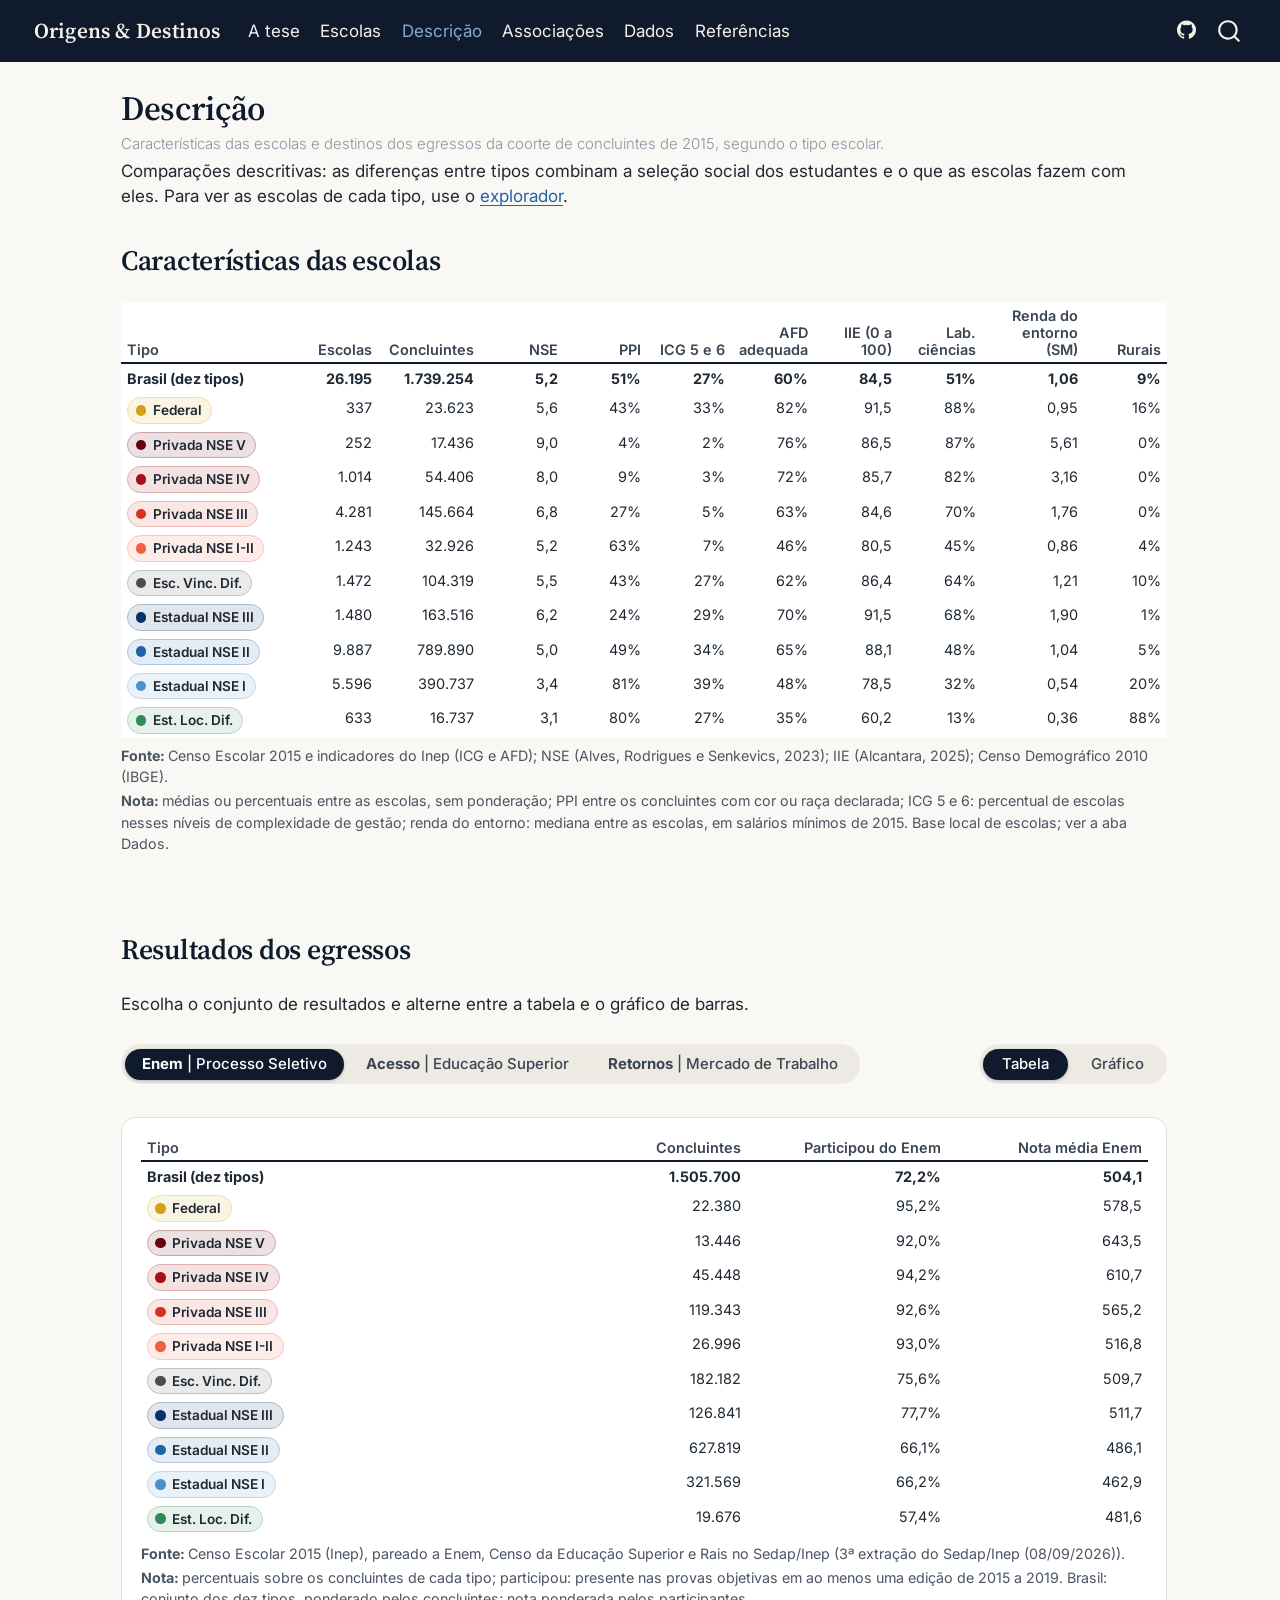
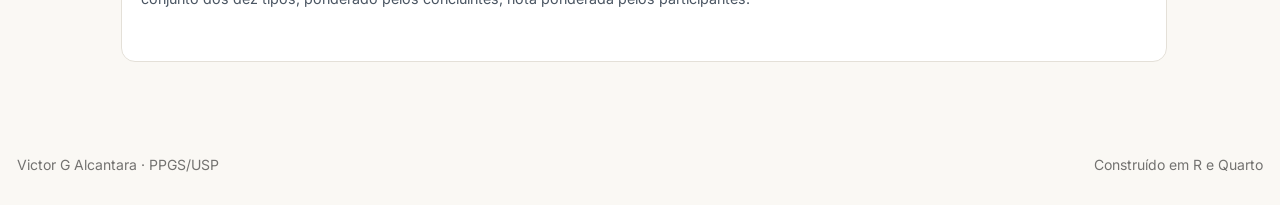
<file: docs/tipos.html>
<!DOCTYPE html>
<html xmlns="http://www.w3.org/1999/xhtml" lang="pt-BR" xml:lang="pt-BR"><head>

<meta charset="utf-8">
<meta name="generator" content="quarto-1.8.25">

<meta name="viewport" content="width=device-width, initial-scale=1.0, user-scalable=yes">


<title>Descrição – Origens &amp; Destinos</title>
<style>
code{white-space: pre-wrap;}
span.smallcaps{font-variant: small-caps;}
div.columns{display: flex; gap: min(4vw, 1.5em);}
div.column{flex: auto; overflow-x: auto;}
div.hanging-indent{margin-left: 1.5em; text-indent: -1.5em;}
ul.task-list{list-style: none;}
ul.task-list li input[type="checkbox"] {
  width: 0.8em;
  margin: 0 0.8em 0.2em -1em; /* quarto-specific, see https://github.com/quarto-dev/quarto-cli/issues/4556 */ 
  vertical-align: middle;
}
</style>


<script src="site_libs/quarto-nav/quarto-nav.js"></script>
<script src="site_libs/quarto-nav/headroom.min.js"></script>
<script src="site_libs/clipboard/clipboard.min.js"></script>
<script src="site_libs/quarto-search/autocomplete.umd.js"></script>
<script src="site_libs/quarto-search/fuse.min.js"></script>
<script src="site_libs/quarto-search/quarto-search.js"></script>
<meta name="quarto:offset" content="./">
<script src="site_libs/quarto-html/quarto.js" type="module"></script>
<script src="site_libs/quarto-html/tabsets/tabsets.js" type="module"></script>
<script src="site_libs/quarto-html/axe/axe-check.js" type="module"></script>
<script src="site_libs/quarto-html/popper.min.js"></script>
<script src="site_libs/quarto-html/tippy.umd.min.js"></script>
<script src="site_libs/quarto-html/anchor.min.js"></script>
<link href="site_libs/quarto-html/tippy.css" rel="stylesheet">
<link href="site_libs/quarto-html/quarto-syntax-highlighting-7b89279ff1a6dce999919e0e67d4d9ec.css" rel="stylesheet" id="quarto-text-highlighting-styles">
<script src="site_libs/bootstrap/bootstrap.min.js"></script>
<link href="site_libs/bootstrap/bootstrap-icons.css" rel="stylesheet">
<link href="site_libs/bootstrap/bootstrap-31756c1e46e4ba14028a2893579122b7.min.css" rel="stylesheet" append-hash="true" id="quarto-bootstrap" data-mode="light">
<script id="quarto-search-options" type="application/json">{
  "location": "navbar",
  "copy-button": false,
  "collapse-after": 3,
  "panel-placement": "end",
  "type": "overlay",
  "limit": 50,
  "keyboard-shortcut": [
    "f",
    "/",
    "s"
  ],
  "show-item-context": false,
  "language": {
    "search-no-results-text": "Nenhum resultado",
    "search-matching-documents-text": "documentos correspondentes",
    "search-copy-link-title": "Copiar link para a busca",
    "search-hide-matches-text": "Esconder correspondências adicionais",
    "search-more-match-text": "mais correspondência neste documento",
    "search-more-matches-text": "mais correspondências neste documento",
    "search-clear-button-title": "Limpar",
    "search-text-placeholder": "",
    "search-detached-cancel-button-title": "Cancelar",
    "search-submit-button-title": "Enviar",
    "search-label": "Procurar"
  }
}</script>
<style>html{ scroll-behavior: smooth; }</style>
<script src="site_libs/core-js-2.5.3/shim.min.js"></script>

<script src="site_libs/react-18.2.0/react.min.js"></script>

<script src="site_libs/react-18.2.0/react-dom.min.js"></script>

<script src="site_libs/reactwidget-2.0.0/react-tools.js"></script>

<link href="site_libs/htmltools-fill-0.5.9/fill.css" rel="stylesheet">

<script src="site_libs/htmlwidgets-1.6.4/htmlwidgets.js"></script>

<link href="site_libs/reactable-0.4.5/reactable.css" rel="stylesheet">

<script src="site_libs/reactable-binding-0.4.5/reactable.js"></script>

<script src="site_libs/plotly-binding-4.12.0/plotly.js"></script>

<script src="site_libs/typedarray-0.1/typedarray.min.js"></script>

<script src="site_libs/jquery-3.5.1/jquery.min.js"></script>

<link href="site_libs/crosstalk-1.2.2/css/crosstalk.min.css" rel="stylesheet">

<script src="site_libs/crosstalk-1.2.2/js/crosstalk.min.js"></script>

<link href="site_libs/plotly-htmlwidgets-css-2.25.2/plotly-htmlwidgets.css" rel="stylesheet">

<script src="site_libs/plotly-main-2.25.2/plotly-latest.min.js"></script>

<script src="site_libs/plotly-locale-pt-BR-2.25.2/pt-br.js"></script>



</head>

<body class="nav-fixed fullcontent quarto-light">

<div id="quarto-search-results"></div>
  <header id="quarto-header" class="headroom fixed-top">
    <nav class="navbar navbar-expand-lg " data-bs-theme="dark">
      <div class="navbar-container container-fluid">
      <div class="navbar-brand-container mx-auto">
    <a href="./index.html" class="navbar-brand navbar-brand-logo">
    </a>
    <a class="navbar-brand" href="./index.html">
    <span class="navbar-title">Origens &amp; Destinos</span>
    </a>
  </div>
            <div id="quarto-search" class="" title="Procurar"></div>
          <button class="navbar-toggler" type="button" data-bs-toggle="collapse" data-bs-target="#navbarCollapse" aria-controls="navbarCollapse" role="menu" aria-expanded="false" aria-label="Alternar de navegação" onclick="if (window.quartoToggleHeadroom) { window.quartoToggleHeadroom(); }">
  <span class="navbar-toggler-icon"></span>
</button>
          <div class="collapse navbar-collapse" id="navbarCollapse">
            <ul class="navbar-nav navbar-nav-scroll me-auto">
  <li class="nav-item">
    <a class="nav-link" href="./tese.html"> 
<span class="menu-text">A tese</span></a>
  </li>  
  <li class="nav-item">
    <a class="nav-link" href="./escolas.html"> 
<span class="menu-text">Escolas</span></a>
  </li>  
  <li class="nav-item">
    <a class="nav-link active" href="./tipos.html" aria-current="page"> 
<span class="menu-text">Descrição</span></a>
  </li>  
  <li class="nav-item">
    <a class="nav-link" href="./associacoes.html"> 
<span class="menu-text">Associações</span></a>
  </li>  
  <li class="nav-item">
    <a class="nav-link" href="./sobre.html"> 
<span class="menu-text">Dados</span></a>
  </li>  
  <li class="nav-item">
    <a class="nav-link" href="./referencias.html"> 
<span class="menu-text">Referências</span></a>
  </li>  
</ul>
            <ul class="navbar-nav navbar-nav-scroll ms-auto">
  <li class="nav-item compact">
    <a class="nav-link" href="https://github.com/victorgalcantara/tese-escola-estratificacao"> <i class="bi bi-github" role="img" aria-label="GitHub">
</i> 
<span class="menu-text"></span></a>
  </li>  
</ul>
          </div> <!-- /navcollapse -->
            <div class="quarto-navbar-tools">
</div>
      </div> <!-- /container-fluid -->
    </nav>
</header>
<!-- content -->
<div id="quarto-content" class="quarto-container page-columns page-rows-contents page-layout-article page-navbar">
<!-- sidebar -->
<!-- margin-sidebar -->
    
<!-- main -->
<main class="content" id="quarto-document-content">

<header id="title-block-header" class="quarto-title-block default">
<div class="quarto-title">
<h1 class="title">Descrição</h1>
<p class="subtitle lead">Características das escolas e destinos dos egressos da coorte de concluintes de 2015, segundo o tipo escolar.</p>
</div>



<div class="quarto-title-meta">

    
  
    
  </div>
  


</header>


<p>Comparações descritivas: as diferenças entre tipos combinam a seleção social dos estudantes e o que as escolas fazem com eles. Para ver as escolas de cada tipo, use o <a href="./escolas.html">explorador</a>.</p>
<section id="características-das-escolas" class="level2">
<h2 class="anchored" data-anchor-id="características-das-escolas">Características das escolas</h2>
<div class="cell">
<div class="cell-output-display">
<div class="reactable html-widget html-fill-item" id="htmlwidget-59bcc0d16b3646e60c8e" style="width:auto;height:auto;"></div>
<script type="application/json" data-for="htmlwidget-59bcc0d16b3646e60c8e">{"x":{"tag":{"name":"Reactable","attribs":{"data":{"tipologia":["Brasil (dez tipos)","Federal","Privada NSE V","Privada NSE IV","Privada NSE III","Privada NSE I-II","Esc. Vinc. Dif.","Estadual NSE III","Estadual NSE II","Estadual NSE I","Est. Loc. Dif."],"escolas":[26195,337,252,1014,4281,1243,1472,1480,9887,5596,633],"concluintes":[1739254,23623,17436,54406,145664,32926,104319,163516,789890,390737,16737],"nse":[5.17533674404398,5.55786350148368,8.95607142857143,7.97281065088757,6.82716654987153,5.22221238938053,5.49346023113528,6.16163513513514,5.02221604126631,3.35561115082202,3.14896988906498],"p_ppi":[50.6896914815205,43.1285006899911,4.42982880355934,9.39103897905396,26.8210487667353,62.6576197910412,43.1087690695237,23.5429217210612,48.6475507022707,80.7383729461549,79.9114826653553],"p_icg_5_6":[26.5317808742126,32.6409495548961,1.58730158730159,2.56410256410256,4.60172856809157,7.40144810941271,27.0380434782609,28.7162162162162,33.872762213007,38.9027877055039,27.172195892575],"afd":[60.2759967888681,81.620303030303,75.7519841269841,71.9741617357002,63.1477192982456,46.0290322580645,61.7628610729023,69.8385810810811,65.4243297926151,48.0557541100786,34.6248025276461],"iie":[84.4560731604872,91.4608308605341,86.5293650793651,85.7154985192497,84.6260402057036,80.4669348350764,86.3715839564922,91.5180405405405,88.0680894103368,78.4572654155496,60.2134281200632],"p_laboratorio":[51.2044283260164,88.1305637982196,86.5079365079365,82.051282051282,70.2172389628591,45.2936444086887,64.2663043478261,67.5,47.5068271467584,31.6833452466047,12.9541864139021],"renda_entorno":[1.06,0.95,5.61,3.16,1.76,0.86,1.21,1.9,1.04,0.54,0.36],"p_rural":[9.23840427562512,16.3204747774481,0,0.0986193293885602,0.490539593552908,3.53982300884956,9.57880434782609,0.878378378378378,4.74360271063012,19.9964260185847,87.9936808846761]},"columns":[{"id":"tipologia","name":"Tipo","type":"character","minWidth":170,"align":"left","headerVAlign":"bottom","cell":["Brasil (dez tipos)",{"name":"span","attribs":{"style":{"--tipo":"#D4A017"},"className":"tipo-pill"},"children":[{"name":"span","attribs":{"className":"tipo-dot"},"children":[]},"Federal"]},{"name":"span","attribs":{"style":{"--tipo":"#67000D"},"className":"tipo-pill"},"children":[{"name":"span","attribs":{"className":"tipo-dot"},"children":[]},"Privada NSE V"]},{"name":"span","attribs":{"style":{"--tipo":"#A50F15"},"className":"tipo-pill"},"children":[{"name":"span","attribs":{"className":"tipo-dot"},"children":[]},"Privada NSE IV"]},{"name":"span","attribs":{"style":{"--tipo":"#D7301F"},"className":"tipo-pill"},"children":[{"name":"span","attribs":{"className":"tipo-dot"},"children":[]},"Privada NSE III"]},{"name":"span","attribs":{"style":{"--tipo":"#F0603F"},"className":"tipo-pill"},"children":[{"name":"span","attribs":{"className":"tipo-dot"},"children":[]},"Privada NSE I-II"]},{"name":"span","attribs":{"style":{"--tipo":"#4D4D4D"},"className":"tipo-pill"},"children":[{"name":"span","attribs":{"className":"tipo-dot"},"children":[]},"Esc. Vinc. Dif."]},{"name":"span","attribs":{"style":{"--tipo":"#08306B"},"className":"tipo-pill"},"children":[{"name":"span","attribs":{"className":"tipo-dot"},"children":[]},"Estadual NSE III"]},{"name":"span","attribs":{"style":{"--tipo":"#1F63A8"},"className":"tipo-pill"},"children":[{"name":"span","attribs":{"className":"tipo-dot"},"children":[]},"Estadual NSE II"]},{"name":"span","attribs":{"style":{"--tipo":"#4A90CC"},"className":"tipo-pill"},"children":[{"name":"span","attribs":{"className":"tipo-dot"},"children":[]},"Estadual NSE I"]},{"name":"span","attribs":{"style":{"--tipo":"#2E8B57"},"className":"tipo-pill"},"children":[{"name":"span","attribs":{"className":"tipo-dot"},"children":[]},"Est. Loc. Dif."]}]},{"id":"escolas","name":"Escolas","type":"numeric","minWidth":82,"align":"right","headerVAlign":"bottom","format":{"cell":{"separators":true,"locales":"pt-BR"},"aggregated":{"separators":true,"locales":"pt-BR"}}},{"id":"concluintes","name":"Concluintes","type":"numeric","minWidth":100,"align":"right","headerVAlign":"bottom","format":{"cell":{"separators":true,"locales":"pt-BR"},"aggregated":{"separators":true,"locales":"pt-BR"}}},{"id":"nse","name":"NSE","type":"numeric","minWidth":82,"align":"right","headerVAlign":"bottom","format":{"cell":{"digits":1,"separators":true,"locales":"pt-BR"},"aggregated":{"digits":1,"separators":true,"locales":"pt-BR"}}},{"id":"p_ppi","name":"PPI","type":"numeric","minWidth":82,"align":"right","headerVAlign":"bottom","format":{"cell":{"suffix":"%","digits":0,"locales":"pt-BR"},"aggregated":{"suffix":"%","digits":0,"locales":"pt-BR"}}},{"id":"p_icg_5_6","name":"ICG 5 e 6","type":"numeric","minWidth":82,"align":"right","headerVAlign":"bottom","format":{"cell":{"suffix":"%","digits":0,"locales":"pt-BR"},"aggregated":{"suffix":"%","digits":0,"locales":"pt-BR"}}},{"id":"afd","name":"AFD adequada","type":"numeric","minWidth":82,"align":"right","headerVAlign":"bottom","format":{"cell":{"suffix":"%","digits":0,"locales":"pt-BR"},"aggregated":{"suffix":"%","digits":0,"locales":"pt-BR"}}},{"id":"iie","name":"IIE (0 a 100)","type":"numeric","minWidth":82,"align":"right","headerVAlign":"bottom","format":{"cell":{"digits":1,"separators":true,"locales":"pt-BR"},"aggregated":{"digits":1,"separators":true,"locales":"pt-BR"}}},{"id":"p_laboratorio","name":"Lab. ciências","type":"numeric","minWidth":82,"align":"right","headerVAlign":"bottom","format":{"cell":{"suffix":"%","digits":0,"locales":"pt-BR"},"aggregated":{"suffix":"%","digits":0,"locales":"pt-BR"}}},{"id":"renda_entorno","name":"Renda do entorno (SM)","type":"numeric","minWidth":100,"align":"right","headerVAlign":"bottom","format":{"cell":{"digits":2,"separators":true,"locales":"pt-BR"},"aggregated":{"digits":2,"separators":true,"locales":"pt-BR"}}},{"id":"p_rural","name":"Rurais","type":"numeric","minWidth":82,"align":"right","headerVAlign":"bottom","format":{"cell":{"suffix":"%","digits":0,"locales":"pt-BR"},"aggregated":{"suffix":"%","digits":0,"locales":"pt-BR"}}}],"pagination":false,"highlight":true,"borderless":true,"compact":true,"rowClassName":["linha-brasil",null,null,null,null,null,null,null,null,null,null],"dataKey":"05d2d593afc8b09601fc55e54e644f48"},"children":[]},"class":"reactR_markup"},"evals":[],"jsHooks":[]}</script>
</div>
</div>
<div class="cell">
<div class="cell-output-display">
<div class="legenda-fig">
<p class="legenda-fonte">
<strong>Fonte: </strong>
Censo Escolar 2015 e indicadores do Inep (ICG e AFD); NSE (Alves, Rodrigues e Senkevics, 2023); IIE (Alcantara, 2025); Censo Demográfico 2010 (IBGE).
</p>
<p class="legenda-nota">
<strong>Nota: </strong>
médias ou percentuais entre as escolas, sem ponderação; PPI entre os concluintes com cor ou raça declarada; ICG 5 e 6: percentual de escolas nesses níveis de complexidade de gestão; renda do entorno: mediana entre as escolas, em salários mínimos de 2015. Base local de escolas; ver a aba Dados.
</p>
</div>
</div>
</div>
</section>
<section id="resultados-dos-egressos" class="level2">
<h2 class="anchored" data-anchor-id="resultados-dos-egressos">Resultados dos egressos</h2>
<p>Escolha o conjunto de resultados e alterne entre a tabela e o gráfico de barras.</p>
<div class="cell">
<div class="cell-output-display">

<div class="desc-barra">
  <div class="seg" id="seg-filtro" role="group" aria-label="Resultados">
    <button type="button" data-f="enem" aria-pressed="true"><b>Enem</b> | Processo Seletivo</button>
    <button type="button" data-f="acesso" aria-pressed="false"><b>Acesso</b> | Educação Superior</button>
    <button type="button" data-f="retornos" aria-pressed="false"><b>Retornos</b> | Mercado de Trabalho</button>
  </div>
  <div class="seg seg-vista" id="seg-vista" role="group" aria-label="Forma de exibição">
    <button type="button" data-v="tabela" aria-pressed="true">Tabela</button>
    <button type="button" data-v="grafico" aria-pressed="false">Gráfico</button>
  </div>
</div>
</div>
</div>
<div class="cell">
<div class="cell-output-display">
<div class="paineis">
<div class="painel" data-f="enem" data-v="tabela">
<div class="reactable html-widget html-fill-item" id="htmlwidget-92eeb66a838606dbdbe0" style="width:auto;height:auto;"></div>
<script type="application/json" data-for="htmlwidget-92eeb66a838606dbdbe0">{"x":{"tag":{"name":"Reactable","attribs":{"data":{"tipologia":["Brasil (dez tipos)","Federal","Privada NSE V","Privada NSE IV","Privada NSE III","Privada NSE I-II","Esc. Vinc. Dif.","Estadual NSE III","Estadual NSE II","Estadual NSE I","Est. Loc. Dif."],"concluintes":[1505700,22380,13446,45448,119343,26996,182182,126841,627819,321569,19676],"p_enem":[72.2115295211529,95.2234137622878,91.9976201100699,94.1647597254005,92.631323160973,93.0137798192325,75.6057129683503,77.6759880480286,66.0620338027361,66.1873501488017,57.4303720268347],"nota_enem":[504.054846442734,578.545189011617,643.505010950681,610.684694177037,565.181951136053,516.80508776187,509.697809878148,511.728964734728,486.056288128199,462.85582452787,481.645391009566]},"columns":[{"id":"tipologia","name":"Tipo","type":"character","minWidth":170,"align":"left","headerVAlign":"bottom","cell":["Brasil (dez tipos)",{"name":"span","attribs":{"style":{"--tipo":"#D4A017"},"className":"tipo-pill"},"children":[{"name":"span","attribs":{"className":"tipo-dot"},"children":[]},"Federal"]},{"name":"span","attribs":{"style":{"--tipo":"#67000D"},"className":"tipo-pill"},"children":[{"name":"span","attribs":{"className":"tipo-dot"},"children":[]},"Privada NSE V"]},{"name":"span","attribs":{"style":{"--tipo":"#A50F15"},"className":"tipo-pill"},"children":[{"name":"span","attribs":{"className":"tipo-dot"},"children":[]},"Privada NSE IV"]},{"name":"span","attribs":{"style":{"--tipo":"#D7301F"},"className":"tipo-pill"},"children":[{"name":"span","attribs":{"className":"tipo-dot"},"children":[]},"Privada NSE III"]},{"name":"span","attribs":{"style":{"--tipo":"#F0603F"},"className":"tipo-pill"},"children":[{"name":"span","attribs":{"className":"tipo-dot"},"children":[]},"Privada NSE I-II"]},{"name":"span","attribs":{"style":{"--tipo":"#4D4D4D"},"className":"tipo-pill"},"children":[{"name":"span","attribs":{"className":"tipo-dot"},"children":[]},"Esc. Vinc. Dif."]},{"name":"span","attribs":{"style":{"--tipo":"#08306B"},"className":"tipo-pill"},"children":[{"name":"span","attribs":{"className":"tipo-dot"},"children":[]},"Estadual NSE III"]},{"name":"span","attribs":{"style":{"--tipo":"#1F63A8"},"className":"tipo-pill"},"children":[{"name":"span","attribs":{"className":"tipo-dot"},"children":[]},"Estadual NSE II"]},{"name":"span","attribs":{"style":{"--tipo":"#4A90CC"},"className":"tipo-pill"},"children":[{"name":"span","attribs":{"className":"tipo-dot"},"children":[]},"Estadual NSE I"]},{"name":"span","attribs":{"style":{"--tipo":"#2E8B57"},"className":"tipo-pill"},"children":[{"name":"span","attribs":{"className":"tipo-dot"},"children":[]},"Est. Loc. Dif."]}]},{"id":"concluintes","name":"Concluintes","type":"numeric","minWidth":84,"align":"right","headerVAlign":"bottom","format":{"cell":{"separators":true,"locales":"pt-BR"},"aggregated":{"separators":true,"locales":"pt-BR"}}},{"id":"p_enem","name":"Participou do Enem","type":"numeric","minWidth":84,"align":"right","headerVAlign":"bottom","format":{"cell":{"suffix":"%","digits":1,"locales":"pt-BR"},"aggregated":{"suffix":"%","digits":1,"locales":"pt-BR"}}},{"id":"nota_enem","name":"Nota média Enem","type":"numeric","minWidth":84,"align":"right","headerVAlign":"bottom","format":{"cell":{"digits":1,"separators":true,"locales":"pt-BR"},"aggregated":{"digits":1,"separators":true,"locales":"pt-BR"}}}],"pagination":false,"highlight":true,"borderless":true,"compact":true,"rowClassName":["linha-brasil",null,null,null,null,null,null,null,null,null,null],"dataKey":"fe033cc79436c86b5ea41021fad95e5c"},"children":[]},"class":"reactR_markup"},"evals":[],"jsHooks":[]}</script>
<div class="legenda-fig">
<p class="legenda-fonte">
<strong>Fonte: </strong>
Censo Escolar 2015 (Inep), pareado a Enem, Censo da Educação Superior e Rais no Sedap/Inep (3ª extração do Sedap/Inep (08/09/2026)).
</p>
<p class="legenda-nota">
<strong>Nota: </strong>
percentuais sobre os concluintes de cada tipo; participou: presente nas provas objetivas em ao menos uma edição de 2015 a 2019. Brasil: conjunto dos dez tipos, ponderado pelos concluintes; nota ponderada pelos participantes.
</p>
</div>
</div>
<div class="painel" data-f="enem" data-v="grafico">
<div class="graficos-2">
<div>
<h4 class="graf-tit anchored">Participou do Enem (% dos concluintes)</h4>
<div id="htmlwidget-f45ae3c3fd542c472dc6" style="width:100%;height:500px;" class="plotly html-widget"></div>
<script type="application/json" data-for="htmlwidget-f45ae3c3fd542c472dc6">{"x":{"visdat":{"678c3c87262":["function () ","plotlyVisDat"],"678c48a22229":["function () ","data"]},"cur_data":"678c48a22229","attrs":{"678c48a22229":{"alpha_stroke":1,"sizes":[10,100],"spans":[1,20],"x":[75.605712968350304,57.430372026834696,66.187350148801698,66.062033802736096,77.6759880480286,95.223413762287805,93.013779819232496,92.631323160972997,94.164759725400501,91.997620110069903],"y":{},"type":"bar","name":"Participou do Enem","orientation":"h","marker":{"color":"#1f63a8"},"text":["75,6%","57,4%","66,2%","66,1%","77,7%","95,2%","93,0%","92,6%","94,2%","92,0%"],"textposition":"none","hovertemplate":"%{y}<br>Participou do Enem: %{text}<extra><\/extra>","inherit":true}},"layout":{"height":500,"margin":{"b":55,"l":10,"t":10,"r":20},"font":{"family":"Inter, system-ui, sans-serif","size":13,"color":"#1f2933"},"paper_bgcolor":"rgba(0,0,0,0)","plot_bgcolor":"rgba(0,0,0,0)","xaxis":{"domain":[0,1],"automargin":true,"title":{"text":"% dos concluintes do tipo"},"gridcolor":"#e6e8eb","zeroline":false,"range":[0,100],"ticksuffix":"%"},"yaxis":{"domain":[0,1],"automargin":true,"title":{"text":""},"gridcolor":"#e6e8eb","zeroline":false,"ticksuffix":"  ","type":"category","categoryorder":"array","categoryarray":["Est. Loc. Dif.","Estadual NSE I","Estadual NSE II","Estadual NSE III","Esc. Vinc. Dif.","Privada NSE I-II","Privada NSE III","Privada NSE IV","Privada NSE V","Federal"]},"showlegend":false,"legend":{"orientation":"h","x":0,"y":1.0700000000000001,"traceorder":"normal"},"hoverlabel":{"font":{"family":"Inter, system-ui, sans-serif"}},"separators":",.","barmode":"group","bargap":0.25,"hovermode":"closest"},"source":"A","config":{"modeBarButtonsToAdd":["hoverclosest","hovercompare"],"showSendToCloud":false,"locale":"pt-BR","displaylogo":false,"modeBarButtonsToRemove":["lasso2d","select2d","autoScale2d"]},"data":[{"x":[75.605712968350304,57.430372026834696,66.187350148801698,66.062033802736096,77.6759880480286,95.223413762287805,93.013779819232496,92.631323160972997,94.164759725400501,91.997620110069903],"y":["Esc. Vinc. Dif.","Est. Loc. Dif.","Estadual NSE I","Estadual NSE II","Estadual NSE III","Federal","Privada NSE I-II","Privada NSE III","Privada NSE IV","Privada NSE V"],"type":"bar","name":"Participou do Enem","orientation":"h","marker":{"color":"#1f63a8","line":{"color":"rgba(31,119,180,1)"}},"text":["75,6%","57,4%","66,2%","66,1%","77,7%","95,2%","93,0%","92,6%","94,2%","92,0%"],"textposition":["none","none","none","none","none","none","none","none","none","none"],"hovertemplate":["%{y}<br>Participou do Enem: %{text}<extra><\/extra>","%{y}<br>Participou do Enem: %{text}<extra><\/extra>","%{y}<br>Participou do Enem: %{text}<extra><\/extra>","%{y}<br>Participou do Enem: %{text}<extra><\/extra>","%{y}<br>Participou do Enem: %{text}<extra><\/extra>","%{y}<br>Participou do Enem: %{text}<extra><\/extra>","%{y}<br>Participou do Enem: %{text}<extra><\/extra>","%{y}<br>Participou do Enem: %{text}<extra><\/extra>","%{y}<br>Participou do Enem: %{text}<extra><\/extra>","%{y}<br>Participou do Enem: %{text}<extra><\/extra>"],"error_y":{"color":"rgba(31,119,180,1)"},"error_x":{"color":"rgba(31,119,180,1)"},"xaxis":"x","yaxis":"y","frame":null}],"highlight":{"on":"plotly_click","persistent":false,"dynamic":false,"selectize":false,"opacityDim":0.20000000000000001,"selected":{"opacity":1},"debounce":0},"shinyEvents":["plotly_hover","plotly_click","plotly_selected","plotly_relayout","plotly_brushed","plotly_brushing","plotly_clickannotation","plotly_doubleclick","plotly_deselect","plotly_afterplot","plotly_sunburstclick"],"base_url":"https://plot.ly"},"evals":[],"jsHooks":[]}</script>
</div>
<div>
<h4 class="graf-tit anchored">Nota média no Enem</h4>
<div id="htmlwidget-895072f196d7a03afa75" style="width:100%;height:500px;" class="plotly html-widget"></div>
<script type="application/json" data-for="htmlwidget-895072f196d7a03afa75">{"x":{"visdat":{"678c79701df6":["function () ","plotlyVisDat"],"678c6f8542e2":["function () ","data"]},"cur_data":"678c6f8542e2","attrs":{"678c6f8542e2":{"alpha_stroke":1,"sizes":[10,100],"spans":[1,20],"x":[509.69780987814801,481.64539100956603,462.85582452787003,486.05628812819901,511.72896473472798,578.54518901161703,516.80508776187003,565.18195113605304,610.68469417703704,643.50501095068103],"y":{},"type":"bar","name":"Nota média","orientation":"h","marker":{"color":"#0f1b2d"},"text":["509,7","481,6","462,9","486,1","511,7","578,5","516,8","565,2","610,7","643,5"],"textposition":"none","hovertemplate":"%{y}<br>Nota média: %{text}<extra><\/extra>","inherit":true}},"layout":{"height":500,"margin":{"b":55,"l":10,"t":10,"r":20},"font":{"family":"Inter, system-ui, sans-serif","size":13,"color":"#1f2933"},"paper_bgcolor":"rgba(0,0,0,0)","plot_bgcolor":"rgba(0,0,0,0)","xaxis":{"domain":[0,1],"automargin":true,"title":{"text":"Nota média nas provas objetivas"},"gridcolor":"#e6e8eb","zeroline":false,"range":[400,700],"ticksuffix":""},"yaxis":{"domain":[0,1],"automargin":true,"title":{"text":""},"gridcolor":"#e6e8eb","zeroline":false,"ticksuffix":"  ","type":"category","categoryorder":"array","categoryarray":["Est. Loc. Dif.","Estadual NSE I","Estadual NSE II","Estadual NSE III","Esc. Vinc. Dif.","Privada NSE I-II","Privada NSE III","Privada NSE IV","Privada NSE V","Federal"]},"showlegend":false,"legend":{"orientation":"h","x":0,"y":1.0700000000000001,"traceorder":"normal"},"hoverlabel":{"font":{"family":"Inter, system-ui, sans-serif"}},"separators":",.","barmode":"group","bargap":0.25,"hovermode":"closest"},"source":"A","config":{"modeBarButtonsToAdd":["hoverclosest","hovercompare"],"showSendToCloud":false,"locale":"pt-BR","displaylogo":false,"modeBarButtonsToRemove":["lasso2d","select2d","autoScale2d"]},"data":[{"x":[509.69780987814801,481.64539100956603,462.85582452787003,486.05628812819901,511.72896473472798,578.54518901161703,516.80508776187003,565.18195113605304,610.68469417703704,643.50501095068103],"y":["Esc. Vinc. Dif.","Est. Loc. Dif.","Estadual NSE I","Estadual NSE II","Estadual NSE III","Federal","Privada NSE I-II","Privada NSE III","Privada NSE IV","Privada NSE V"],"type":"bar","name":"Nota média","orientation":"h","marker":{"color":"#0f1b2d","line":{"color":"rgba(31,119,180,1)"}},"text":["509,7","481,6","462,9","486,1","511,7","578,5","516,8","565,2","610,7","643,5"],"textposition":["none","none","none","none","none","none","none","none","none","none"],"hovertemplate":["%{y}<br>Nota média: %{text}<extra><\/extra>","%{y}<br>Nota média: %{text}<extra><\/extra>","%{y}<br>Nota média: %{text}<extra><\/extra>","%{y}<br>Nota média: %{text}<extra><\/extra>","%{y}<br>Nota média: %{text}<extra><\/extra>","%{y}<br>Nota média: %{text}<extra><\/extra>","%{y}<br>Nota média: %{text}<extra><\/extra>","%{y}<br>Nota média: %{text}<extra><\/extra>","%{y}<br>Nota média: %{text}<extra><\/extra>","%{y}<br>Nota média: %{text}<extra><\/extra>"],"error_y":{"color":"rgba(31,119,180,1)"},"error_x":{"color":"rgba(31,119,180,1)"},"xaxis":"x","yaxis":"y","frame":null}],"highlight":{"on":"plotly_click","persistent":false,"dynamic":false,"selectize":false,"opacityDim":0.20000000000000001,"selected":{"opacity":1},"debounce":0},"shinyEvents":["plotly_hover","plotly_click","plotly_selected","plotly_relayout","plotly_brushed","plotly_brushing","plotly_clickannotation","plotly_doubleclick","plotly_deselect","plotly_afterplot","plotly_sunburstclick"],"base_url":"https://plot.ly"},"evals":[],"jsHooks":[]}</script>
</div>
</div>
<div class="legenda-fig">
<p class="legenda-fonte">
<strong>Fonte: </strong>
Censo Escolar 2015 (Inep), pareado a Enem, Censo da Educação Superior e Rais no Sedap/Inep (3ª extração do Sedap/Inep (08/09/2026)).
</p>
<p class="legenda-nota">
<strong>Nota: </strong>
percentuais sobre os concluintes de cada tipo; nota média das quatro provas objetivas, entre os participantes.
</p>
</div>
</div>
<div class="painel" data-f="acesso" data-v="tabela">
<div class="reactable html-widget html-fill-item" id="htmlwidget-3ae736903b6b70a74354" style="width:auto;height:auto;"></div>
<script type="application/json" data-for="htmlwidget-3ae736903b6b70a74354">{"x":{"tag":{"name":"Reactable","attribs":{"data":{"tipologia":["Brasil (dez tipos)","Federal","Privada NSE V","Privada NSE IV","Privada NSE III","Privada NSE I-II","Esc. Vinc. Dif.","Estadual NSE III","Estadual NSE II","Estadual NSE I","Est. Loc. Dif."],"concluintes":[1505700,22380,13446,45448,119343,26996,182182,126841,627819,321569,19676],"p_es":[47.6066945606695,84.1108132260947,92.2132976349844,92.4353106847386,87.1630510377651,73.9146540228182,55.1421106366161,60.6444288518697,40.1798926123612,25.9113907124132,33.7619434844481],"p_es_pub":[13.3496712492528,60.201072386059,38.4203480589023,37.2601654638268,30.121582329923,22.7367017335902,16.0427484603309,12.8121033419793,7.86771346518662,8.34284399304659,8.36552144744867],"p_es_top":[4.94640366606894,25.8981233243968,31.5707273538599,23.0263157894737,13.5743193987079,6.72692250703808,5.56805831531106,5.43672787190262,2.22261511677729,1.4059191028986,2.24130920918886],"p_es_prv":[35.782493192535,29.0974084003575,57.4520303435966,59.1203133251188,60.9336115230889,54.493258260483,41.1829928313445,49.0724607973762,33.2286853376531,18.3879665017461,26.5399471437284]},"columns":[{"id":"tipologia","name":"Tipo","type":"character","minWidth":170,"align":"left","headerVAlign":"bottom","cell":["Brasil (dez tipos)",{"name":"span","attribs":{"style":{"--tipo":"#D4A017"},"className":"tipo-pill"},"children":[{"name":"span","attribs":{"className":"tipo-dot"},"children":[]},"Federal"]},{"name":"span","attribs":{"style":{"--tipo":"#67000D"},"className":"tipo-pill"},"children":[{"name":"span","attribs":{"className":"tipo-dot"},"children":[]},"Privada NSE V"]},{"name":"span","attribs":{"style":{"--tipo":"#A50F15"},"className":"tipo-pill"},"children":[{"name":"span","attribs":{"className":"tipo-dot"},"children":[]},"Privada NSE IV"]},{"name":"span","attribs":{"style":{"--tipo":"#D7301F"},"className":"tipo-pill"},"children":[{"name":"span","attribs":{"className":"tipo-dot"},"children":[]},"Privada NSE III"]},{"name":"span","attribs":{"style":{"--tipo":"#F0603F"},"className":"tipo-pill"},"children":[{"name":"span","attribs":{"className":"tipo-dot"},"children":[]},"Privada NSE I-II"]},{"name":"span","attribs":{"style":{"--tipo":"#4D4D4D"},"className":"tipo-pill"},"children":[{"name":"span","attribs":{"className":"tipo-dot"},"children":[]},"Esc. Vinc. Dif."]},{"name":"span","attribs":{"style":{"--tipo":"#08306B"},"className":"tipo-pill"},"children":[{"name":"span","attribs":{"className":"tipo-dot"},"children":[]},"Estadual NSE III"]},{"name":"span","attribs":{"style":{"--tipo":"#1F63A8"},"className":"tipo-pill"},"children":[{"name":"span","attribs":{"className":"tipo-dot"},"children":[]},"Estadual NSE II"]},{"name":"span","attribs":{"style":{"--tipo":"#4A90CC"},"className":"tipo-pill"},"children":[{"name":"span","attribs":{"className":"tipo-dot"},"children":[]},"Estadual NSE I"]},{"name":"span","attribs":{"style":{"--tipo":"#2E8B57"},"className":"tipo-pill"},"children":[{"name":"span","attribs":{"className":"tipo-dot"},"children":[]},"Est. Loc. Dif."]}]},{"id":"concluintes","name":"Concluintes","type":"numeric","minWidth":84,"align":"right","headerVAlign":"bottom","format":{"cell":{"separators":true,"locales":"pt-BR"},"aggregated":{"separators":true,"locales":"pt-BR"}}},{"id":"p_es","name":"Ingressou na ES até 2020","type":"numeric","minWidth":96,"align":"right","headerVAlign":"bottom","format":{"cell":{"suffix":"%","digits":1,"locales":"pt-BR"},"aggregated":{"suffix":"%","digits":1,"locales":"pt-BR"}}},{"id":"p_es_pub","name":"ES pública","type":"numeric","minWidth":84,"align":"right","headerVAlign":"bottom","format":{"cell":{"suffix":"%","digits":1,"locales":"pt-BR"},"aggregated":{"suffix":"%","digits":1,"locales":"pt-BR"}}},{"id":"p_es_top","name":"Públicas de maior prestígio","type":"numeric","minWidth":96,"align":"right","headerVAlign":"bottom","format":{"cell":{"suffix":"%","digits":1,"locales":"pt-BR"},"aggregated":{"suffix":"%","digits":1,"locales":"pt-BR"}}},{"id":"p_es_prv","name":"ES privada","type":"numeric","minWidth":84,"align":"right","headerVAlign":"bottom","format":{"cell":{"suffix":"%","digits":1,"locales":"pt-BR"},"aggregated":{"suffix":"%","digits":1,"locales":"pt-BR"}}}],"pagination":false,"highlight":true,"borderless":true,"compact":true,"rowClassName":["linha-brasil",null,null,null,null,null,null,null,null,null,null],"dataKey":"17063a7969f29c042e5c8f1773520060"},"children":[]},"class":"reactR_markup"},"evals":[],"jsHooks":[]}</script>
<div class="legenda-fig">
<p class="legenda-fonte">
<strong>Fonte: </strong>
Censo Escolar 2015 (Inep), pareado a Enem, Censo da Educação Superior e Rais no Sedap/Inep (3ª extração do Sedap/Inep (08/09/2026)).
</p>
<p class="legenda-nota">
<strong>Nota: </strong>
percentuais sobre os concluintes de cada tipo; um estudante pode ter ingressado nos setores público e privado em anos diferentes. Brasil: conjunto dos dez tipos, ponderado pelos concluintes.
</p>
</div>
</div>
<div class="painel" data-f="acesso" data-v="grafico">
<div id="htmlwidget-ccdcb6df36d977f88a0c" style="width:100%;height:600px;" class="plotly html-widget"></div>
<script type="application/json" data-for="htmlwidget-ccdcb6df36d977f88a0c">{"x":{"visdat":{"678c2061320f":["function () ","plotlyVisDat"],"678c2bb86b12":["function () ","data"],"678c3eb3ab5":["function () ","data"],"678c1e2e58b2":["function () ","data"],"678c78086455":["function () ","data"]},"cur_data":"678c78086455","attrs":{"678c2bb86b12":{"alpha_stroke":1,"sizes":[10,100],"spans":[1,20],"x":[55.142110636616103,33.761943484448096,25.911390712413201,40.179892612361201,60.644428851869705,84.110813226094706,73.914654022818212,87.163051037765101,92.435310684738596,92.2132976349844],"y":{},"type":"bar","name":"Ingressou na ES até 2020","orientation":"h","marker":{"color":"#0f1b2d"},"text":["55,1%","33,8%","25,9%","40,2%","60,6%","84,1%","73,9%","87,2%","92,4%","92,2%"],"textposition":"none","hovertemplate":"%{y}<br>Ingressou na ES até 2020: %{text}<extra><\/extra>","inherit":true},"678c3eb3ab5":{"alpha_stroke":1,"sizes":[10,100],"spans":[1,20],"x":[41.1829928313445,26.539947143728398,18.387966501746099,33.228685337653104,49.072460797376202,29.097408400357498,54.493258260483003,60.933611523088906,59.120313325118801,57.452030343596604],"y":{},"type":"bar","name":"ES privada","orientation":"h","marker":{"color":"#9aa5b1"},"text":["41,2%","26,5%","18,4%","33,2%","49,1%","29,1%","54,5%","60,9%","59,1%","57,5%"],"textposition":"none","hovertemplate":"%{y}<br>ES privada: %{text}<extra><\/extra>","inherit":true},"678c1e2e58b2":{"alpha_stroke":1,"sizes":[10,100],"spans":[1,20],"x":[16.042748460330898,8.3655214474486712,8.342843993046591,7.8677134651866192,12.8121033419793,60.201072386058996,22.736701733590202,30.121582329923001,37.260165463826802,38.420348058902299],"y":{},"type":"bar","name":"ES pública","orientation":"h","marker":{"color":"#1f63a8"},"text":["16,0%","8,4%","8,3%","7,9%","12,8%","60,2%","22,7%","30,1%","37,3%","38,4%"],"textposition":"none","hovertemplate":"%{y}<br>ES pública: %{text}<extra><\/extra>","inherit":true},"678c78086455":{"alpha_stroke":1,"sizes":[10,100],"spans":[1,20],"x":[5.5680583153110597,2.2413092091888598,1.4059191028986,2.2226151167772898,5.4367278719026197,25.898123324396799,6.72692250703808,13.574319398707901,23.026315789473699,31.570727353859901],"y":{},"type":"bar","name":"Públicas de maior prestígio","orientation":"h","marker":{"color":"#c8553d"},"text":["5,6%","2,2%","1,4%","2,2%","5,4%","25,9%","6,7%","13,6%","23,0%","31,6%"],"textposition":"none","hovertemplate":"%{y}<br>Públicas de maior prestígio: %{text}<extra><\/extra>","inherit":true}},"layout":{"height":600,"margin":{"b":55,"l":10,"t":10,"r":20},"font":{"family":"Inter, system-ui, sans-serif","size":13,"color":"#1f2933"},"paper_bgcolor":"rgba(0,0,0,0)","plot_bgcolor":"rgba(0,0,0,0)","xaxis":{"domain":[0,1],"automargin":true,"title":{"text":"% dos concluintes do tipo"},"gridcolor":"#e6e8eb","zeroline":false,"range":[0,100],"ticksuffix":"%"},"yaxis":{"domain":[0,1],"automargin":true,"title":{"text":""},"gridcolor":"#e6e8eb","zeroline":false,"ticksuffix":"  ","type":"category","categoryorder":"array","categoryarray":["Est. Loc. Dif.","Estadual NSE I","Estadual NSE II","Estadual NSE III","Esc. Vinc. Dif.","Privada NSE I-II","Privada NSE III","Privada NSE IV","Privada NSE V","Federal"]},"showlegend":true,"legend":{"orientation":"h","x":0,"y":1.0700000000000001,"traceorder":"normal"},"hoverlabel":{"font":{"family":"Inter, system-ui, sans-serif"}},"separators":",.","barmode":"group","bargap":0.25,"hovermode":"closest"},"source":"A","config":{"modeBarButtonsToAdd":["hoverclosest","hovercompare"],"showSendToCloud":false,"locale":"pt-BR","displaylogo":false,"modeBarButtonsToRemove":["lasso2d","select2d","autoScale2d"]},"data":[{"x":[55.142110636616103,33.761943484448096,25.911390712413201,40.179892612361201,60.644428851869705,84.110813226094706,73.914654022818212,87.163051037765101,92.435310684738596,92.2132976349844],"y":["Esc. Vinc. Dif.","Est. Loc. Dif.","Estadual NSE I","Estadual NSE II","Estadual NSE III","Federal","Privada NSE I-II","Privada NSE III","Privada NSE IV","Privada NSE V"],"type":"bar","name":"Ingressou na ES até 2020","orientation":"h","marker":{"color":"#0f1b2d","line":{"color":"rgba(31,119,180,1)"}},"text":["55,1%","33,8%","25,9%","40,2%","60,6%","84,1%","73,9%","87,2%","92,4%","92,2%"],"textposition":["none","none","none","none","none","none","none","none","none","none"],"hovertemplate":["%{y}<br>Ingressou na ES até 2020: %{text}<extra><\/extra>","%{y}<br>Ingressou na ES até 2020: %{text}<extra><\/extra>","%{y}<br>Ingressou na ES até 2020: %{text}<extra><\/extra>","%{y}<br>Ingressou na ES até 2020: %{text}<extra><\/extra>","%{y}<br>Ingressou na ES até 2020: %{text}<extra><\/extra>","%{y}<br>Ingressou na ES até 2020: %{text}<extra><\/extra>","%{y}<br>Ingressou na ES até 2020: %{text}<extra><\/extra>","%{y}<br>Ingressou na ES até 2020: %{text}<extra><\/extra>","%{y}<br>Ingressou na ES até 2020: %{text}<extra><\/extra>","%{y}<br>Ingressou na ES até 2020: %{text}<extra><\/extra>"],"error_y":{"color":"rgba(31,119,180,1)"},"error_x":{"color":"rgba(31,119,180,1)"},"xaxis":"x","yaxis":"y","frame":null},{"x":[41.1829928313445,26.539947143728398,18.387966501746099,33.228685337653104,49.072460797376202,29.097408400357498,54.493258260483003,60.933611523088906,59.120313325118801,57.452030343596604],"y":["Esc. Vinc. Dif.","Est. Loc. Dif.","Estadual NSE I","Estadual NSE II","Estadual NSE III","Federal","Privada NSE I-II","Privada NSE III","Privada NSE IV","Privada NSE V"],"type":"bar","name":"ES privada","orientation":"h","marker":{"color":"#9aa5b1","line":{"color":"rgba(255,127,14,1)"}},"text":["41,2%","26,5%","18,4%","33,2%","49,1%","29,1%","54,5%","60,9%","59,1%","57,5%"],"textposition":["none","none","none","none","none","none","none","none","none","none"],"hovertemplate":["%{y}<br>ES privada: %{text}<extra><\/extra>","%{y}<br>ES privada: %{text}<extra><\/extra>","%{y}<br>ES privada: %{text}<extra><\/extra>","%{y}<br>ES privada: %{text}<extra><\/extra>","%{y}<br>ES privada: %{text}<extra><\/extra>","%{y}<br>ES privada: %{text}<extra><\/extra>","%{y}<br>ES privada: %{text}<extra><\/extra>","%{y}<br>ES privada: %{text}<extra><\/extra>","%{y}<br>ES privada: %{text}<extra><\/extra>","%{y}<br>ES privada: %{text}<extra><\/extra>"],"error_y":{"color":"rgba(255,127,14,1)"},"error_x":{"color":"rgba(255,127,14,1)"},"xaxis":"x","yaxis":"y","frame":null},{"x":[16.042748460330898,8.3655214474486712,8.342843993046591,7.8677134651866192,12.8121033419793,60.201072386058996,22.736701733590202,30.121582329923001,37.260165463826802,38.420348058902299],"y":["Esc. Vinc. Dif.","Est. Loc. Dif.","Estadual NSE I","Estadual NSE II","Estadual NSE III","Federal","Privada NSE I-II","Privada NSE III","Privada NSE IV","Privada NSE V"],"type":"bar","name":"ES pública","orientation":"h","marker":{"color":"#1f63a8","line":{"color":"rgba(44,160,44,1)"}},"text":["16,0%","8,4%","8,3%","7,9%","12,8%","60,2%","22,7%","30,1%","37,3%","38,4%"],"textposition":["none","none","none","none","none","none","none","none","none","none"],"hovertemplate":["%{y}<br>ES pública: %{text}<extra><\/extra>","%{y}<br>ES pública: %{text}<extra><\/extra>","%{y}<br>ES pública: %{text}<extra><\/extra>","%{y}<br>ES pública: %{text}<extra><\/extra>","%{y}<br>ES pública: %{text}<extra><\/extra>","%{y}<br>ES pública: %{text}<extra><\/extra>","%{y}<br>ES pública: %{text}<extra><\/extra>","%{y}<br>ES pública: %{text}<extra><\/extra>","%{y}<br>ES pública: %{text}<extra><\/extra>","%{y}<br>ES pública: %{text}<extra><\/extra>"],"error_y":{"color":"rgba(44,160,44,1)"},"error_x":{"color":"rgba(44,160,44,1)"},"xaxis":"x","yaxis":"y","frame":null},{"x":[5.5680583153110597,2.2413092091888598,1.4059191028986,2.2226151167772898,5.4367278719026197,25.898123324396799,6.72692250703808,13.574319398707901,23.026315789473699,31.570727353859901],"y":["Esc. Vinc. Dif.","Est. Loc. Dif.","Estadual NSE I","Estadual NSE II","Estadual NSE III","Federal","Privada NSE I-II","Privada NSE III","Privada NSE IV","Privada NSE V"],"type":"bar","name":"Públicas de maior prestígio","orientation":"h","marker":{"color":"#c8553d","line":{"color":"rgba(214,39,40,1)"}},"text":["5,6%","2,2%","1,4%","2,2%","5,4%","25,9%","6,7%","13,6%","23,0%","31,6%"],"textposition":["none","none","none","none","none","none","none","none","none","none"],"hovertemplate":["%{y}<br>Públicas de maior prestígio: %{text}<extra><\/extra>","%{y}<br>Públicas de maior prestígio: %{text}<extra><\/extra>","%{y}<br>Públicas de maior prestígio: %{text}<extra><\/extra>","%{y}<br>Públicas de maior prestígio: %{text}<extra><\/extra>","%{y}<br>Públicas de maior prestígio: %{text}<extra><\/extra>","%{y}<br>Públicas de maior prestígio: %{text}<extra><\/extra>","%{y}<br>Públicas de maior prestígio: %{text}<extra><\/extra>","%{y}<br>Públicas de maior prestígio: %{text}<extra><\/extra>","%{y}<br>Públicas de maior prestígio: %{text}<extra><\/extra>","%{y}<br>Públicas de maior prestígio: %{text}<extra><\/extra>"],"error_y":{"color":"rgba(214,39,40,1)"},"error_x":{"color":"rgba(214,39,40,1)"},"xaxis":"x","yaxis":"y","frame":null}],"highlight":{"on":"plotly_click","persistent":false,"dynamic":false,"selectize":false,"opacityDim":0.20000000000000001,"selected":{"opacity":1},"debounce":0},"shinyEvents":["plotly_hover","plotly_click","plotly_selected","plotly_relayout","plotly_brushed","plotly_brushing","plotly_clickannotation","plotly_doubleclick","plotly_deselect","plotly_afterplot","plotly_sunburstclick"],"base_url":"https://plot.ly"},"evals":[],"jsHooks":[]}</script>
<div class="legenda-fig">
<p class="legenda-fonte">
<strong>Fonte: </strong>
Censo Escolar 2015 (Inep), pareado a Enem, Censo da Educação Superior e Rais no Sedap/Inep (3ª extração do Sedap/Inep (08/09/2026)).
</p>
<p class="legenda-nota">
<strong>Nota: </strong>
percentuais sobre os concluintes de cada tipo; um estudante pode ter ingressado nos setores público e privado em anos diferentes.
</p>
</div>
</div>
<div class="painel" data-f="retornos" data-v="tabela">
<h3 class="anchored">Ocupação em 2025</h3>
<div class="reactable html-widget html-fill-item" id="htmlwidget-00a4de8ca0c2d7ca203a" style="width:auto;height:auto;"></div>
<script type="application/json" data-for="htmlwidget-00a4de8ca0c2d7ca203a">{"x":{"tag":{"name":"Reactable","attribs":{"data":{"tipologia":["Brasil (dez tipos)","Federal","Privada NSE V","Privada NSE IV","Privada NSE III","Privada NSE I-II","Esc. Vinc. Dif.","Estadual NSE III","Estadual NSE II","Estadual NSE I","Est. Loc. Dif."],"p_coorte":[100,1.4863518629209,0.893006575014943,3.01839675898253,7.92608089260809,1.79292023643488,12.0994886099489,8.42405525669124,41.6961546124726,21.3567775785349,1.30676761639105],"p_ocupado":[59.0255030882646,60.0848972296693,41.0307898259705,42.9633867276888,49.5060455996581,55.0785301526152,62.0824230714341,65.5978745043007,64.7997273099413,50.3322770540693,57.5320187029884],"p_dirigentes":[14.1752009032344,29.8704200178731,29.9940502751748,26.5534236930118,24.2100500238807,21.0994221366128,17.4051223501773,18.2385821619193,11.6481023989398,8.06794187250637,10.9016060174832],"p_tecnicos":[9.30962343096234,12.0062555853441,4.89364866874907,6.99040661855307,8.5987447944161,8.27159579196918,12.0544290873961,12.450232968835,9.80505527867108,6.27143785626102,8.53832079690994],"p_industria":[8.56047021318988,2.47095621090259,0.260300461103674,0.591885231473332,1.52166444617615,2.93376796562454,6.92274758208824,7.84998541481067,11.1184911574833,9.62592787240064,10.6881479975605],"p_servicos":[26.1273826127382,15.2591599642538,5.84560464078536,8.74845977820806,15.0448706669013,22.618165654171,24.8844562031375,26.8296528724939,31.3271818788536,24.9162699140775,25.386257369384]},"columns":[{"id":"tipologia","name":"Tipo","type":"character","minWidth":170,"align":"left","headerVAlign":"bottom","cell":["Brasil (dez tipos)",{"name":"span","attribs":{"style":{"--tipo":"#D4A017"},"className":"tipo-pill"},"children":[{"name":"span","attribs":{"className":"tipo-dot"},"children":[]},"Federal"]},{"name":"span","attribs":{"style":{"--tipo":"#67000D"},"className":"tipo-pill"},"children":[{"name":"span","attribs":{"className":"tipo-dot"},"children":[]},"Privada NSE V"]},{"name":"span","attribs":{"style":{"--tipo":"#A50F15"},"className":"tipo-pill"},"children":[{"name":"span","attribs":{"className":"tipo-dot"},"children":[]},"Privada NSE IV"]},{"name":"span","attribs":{"style":{"--tipo":"#D7301F"},"className":"tipo-pill"},"children":[{"name":"span","attribs":{"className":"tipo-dot"},"children":[]},"Privada NSE III"]},{"name":"span","attribs":{"style":{"--tipo":"#F0603F"},"className":"tipo-pill"},"children":[{"name":"span","attribs":{"className":"tipo-dot"},"children":[]},"Privada NSE I-II"]},{"name":"span","attribs":{"style":{"--tipo":"#4D4D4D"},"className":"tipo-pill"},"children":[{"name":"span","attribs":{"className":"tipo-dot"},"children":[]},"Esc. Vinc. Dif."]},{"name":"span","attribs":{"style":{"--tipo":"#08306B"},"className":"tipo-pill"},"children":[{"name":"span","attribs":{"className":"tipo-dot"},"children":[]},"Estadual NSE III"]},{"name":"span","attribs":{"style":{"--tipo":"#1F63A8"},"className":"tipo-pill"},"children":[{"name":"span","attribs":{"className":"tipo-dot"},"children":[]},"Estadual NSE II"]},{"name":"span","attribs":{"style":{"--tipo":"#4A90CC"},"className":"tipo-pill"},"children":[{"name":"span","attribs":{"className":"tipo-dot"},"children":[]},"Estadual NSE I"]},{"name":"span","attribs":{"style":{"--tipo":"#2E8B57"},"className":"tipo-pill"},"children":[{"name":"span","attribs":{"className":"tipo-dot"},"children":[]},"Est. Loc. Dif."]}]},{"id":"p_coorte","name":"% da coorte","type":"numeric","minWidth":90,"align":"right","headerVAlign":"bottom","format":{"cell":{"suffix":"%","digits":1,"locales":"pt-BR"},"aggregated":{"suffix":"%","digits":1,"locales":"pt-BR"}}},{"id":"p_ocupado","name":"Ocupados","type":"numeric","minWidth":90,"align":"right","headerVAlign":"bottom","format":{"cell":{"suffix":"%","digits":1,"locales":"pt-BR"},"aggregated":{"suffix":"%","digits":1,"locales":"pt-BR"}}},{"id":"p_dirigentes","name":"Dirigentes e profissionais","type":"numeric","minWidth":110,"align":"right","headerVAlign":"bottom","format":{"cell":{"suffix":"%","digits":1,"locales":"pt-BR"},"aggregated":{"suffix":"%","digits":1,"locales":"pt-BR"}}},{"id":"p_tecnicos","name":"Técnicos","type":"numeric","minWidth":90,"align":"right","headerVAlign":"bottom","format":{"cell":{"suffix":"%","digits":1,"locales":"pt-BR"},"aggregated":{"suffix":"%","digits":1,"locales":"pt-BR"}}},{"id":"p_industria","name":"Indústria","type":"numeric","minWidth":90,"align":"right","headerVAlign":"bottom","format":{"cell":{"suffix":"%","digits":1,"locales":"pt-BR"},"aggregated":{"suffix":"%","digits":1,"locales":"pt-BR"}}},{"id":"p_servicos","name":"Serviços","type":"numeric","minWidth":90,"align":"right","headerVAlign":"bottom","format":{"cell":{"suffix":"%","digits":1,"locales":"pt-BR"},"aggregated":{"suffix":"%","digits":1,"locales":"pt-BR"}}}],"pagination":false,"highlight":true,"borderless":true,"compact":true,"rowClassName":["linha-brasil",null,null,null,null,null,null,null,null,null,null],"dataKey":"803ff9642df420ef4fef4745200ed481"},"children":[]},"class":"reactR_markup"},"evals":[],"jsHooks":[]}</script>
<div class="legenda-fig">
<p class="legenda-fonte">
<strong>Fonte: </strong>
Censo Escolar 2015 (Inep), pareado a Enem, Censo da Educação Superior e Rais no Sedap/Inep (3ª extração do Sedap/Inep (08/09/2026)).
</p>
<p class="legenda-nota">
<strong>Nota: </strong>
percentuais sobre os concluintes do tipo. Ocupados: vínculo formal na Rais de 2025. Grandes grupos da CBO 2002: dirigentes e profissionais (1 e 2), técnicos de nível médio (3), serviços e administrativos (4 e 5) e produção industrial (7, 8 e 9); a diferença para o total corresponde a outros grupos.
</p>
</div>
<h3 class="anchored">Remuneração</h3>
<div class="reactable html-widget html-fill-item" id="htmlwidget-ea00fffc5b33ae92a2c8" style="width:auto;height:auto;"></div>
<script type="application/json" data-for="htmlwidget-ea00fffc5b33ae92a2c8">{"x":{"tag":{"name":"Reactable","attribs":{"data":{"tipologia":["Brasil (dez tipos)","Federal","Privada NSE V","Privada NSE IV","Privada NSE III","Privada NSE I-II","Esc. Vinc. Dif.","Estadual NSE III","Estadual NSE II","Estadual NSE I","Est. Loc. Dif."],"media":[3465.46780366786,5813.79332011736,9331.25576466151,6963.154174187,5103.06809369235,3482.2594721263,3687.94231636453,3945.14737118809,3120.28424129473,2538.87555411381,3119.98015169624],"mediana":["NA",4300,7550,5421.9,3742.45,2574.64,2785.45,3109.45,2509.98,2024,2477.12],"dp":[3180.83093398583,5371.57711376042,8824.1732546223,6149.05046867204,5045.29919865722,3064.30958266805,3244.64311158482,3372.8205922133,2343.00927992594,1730.57777850304,2349.10699200224],"q90":["NA",11964.16,17094.574,13519.938,10068.6,6510.356,6875.29,7118.95,5442.548,4413.146,5535.474],"q95":["NA",15348.235,22280.431,16949.981,13288.85,8400,9023.31599999999,9070.59199999998,6973.5565,5622.568,7183.44],"q99":["NA",24514.711,36620.787,28487.6312,22739.215,14876.9399999999,15389.587,15335.6264,11547.07,8995.8676,12488.586],"q999":["NA",48464.6899999999,112739.808180003,63524.7462000001,47866.19,30219.85372,30384.8133399999,30131.5369599993,22869.1295799999,16972.2540799999,20922.7739599999]},"columns":[{"id":"tipologia","name":"Tipo","type":"character","minWidth":170,"align":"left","headerVAlign":"bottom","cell":["Brasil (dez tipos)",{"name":"span","attribs":{"style":{"--tipo":"#D4A017"},"className":"tipo-pill"},"children":[{"name":"span","attribs":{"className":"tipo-dot"},"children":[]},"Federal"]},{"name":"span","attribs":{"style":{"--tipo":"#67000D"},"className":"tipo-pill"},"children":[{"name":"span","attribs":{"className":"tipo-dot"},"children":[]},"Privada NSE V"]},{"name":"span","attribs":{"style":{"--tipo":"#A50F15"},"className":"tipo-pill"},"children":[{"name":"span","attribs":{"className":"tipo-dot"},"children":[]},"Privada NSE IV"]},{"name":"span","attribs":{"style":{"--tipo":"#D7301F"},"className":"tipo-pill"},"children":[{"name":"span","attribs":{"className":"tipo-dot"},"children":[]},"Privada NSE III"]},{"name":"span","attribs":{"style":{"--tipo":"#F0603F"},"className":"tipo-pill"},"children":[{"name":"span","attribs":{"className":"tipo-dot"},"children":[]},"Privada NSE I-II"]},{"name":"span","attribs":{"style":{"--tipo":"#4D4D4D"},"className":"tipo-pill"},"children":[{"name":"span","attribs":{"className":"tipo-dot"},"children":[]},"Esc. Vinc. Dif."]},{"name":"span","attribs":{"style":{"--tipo":"#08306B"},"className":"tipo-pill"},"children":[{"name":"span","attribs":{"className":"tipo-dot"},"children":[]},"Estadual NSE III"]},{"name":"span","attribs":{"style":{"--tipo":"#1F63A8"},"className":"tipo-pill"},"children":[{"name":"span","attribs":{"className":"tipo-dot"},"children":[]},"Estadual NSE II"]},{"name":"span","attribs":{"style":{"--tipo":"#4A90CC"},"className":"tipo-pill"},"children":[{"name":"span","attribs":{"className":"tipo-dot"},"children":[]},"Estadual NSE I"]},{"name":"span","attribs":{"style":{"--tipo":"#2E8B57"},"className":"tipo-pill"},"children":[{"name":"span","attribs":{"className":"tipo-dot"},"children":[]},"Est. Loc. Dif."]}]},{"id":"media","name":"Média","type":"numeric","minWidth":84,"align":"right","headerVAlign":"bottom","cell":["3.465","5.814","9.331","6.963","5.103","3.482","3.688","3.945","3.120","2.539","3.120"]},{"id":"mediana","name":"Mediana","type":"numeric","minWidth":84,"align":"right","headerVAlign":"bottom","cell":["n.d.","4.300","7.550","5.422","3.742","2.575","2.785","3.109","2.510","2.024","2.477"]},{"id":"dp","name":"Desvio-padrão","type":"numeric","minWidth":84,"align":"right","headerVAlign":"bottom","cell":["3.181","5.372","8.824","6.149","5.045","3.064","3.245","3.373","2.343","1.731","2.349"]},{"id":"q90","name":"P90","type":"numeric","minWidth":84,"align":"right","headerVAlign":"bottom","cell":["n.d.","11.964","17.095","13.520","10.069","6.510","6.875","7.119","5.443","4.413","5.535"]},{"id":"q95","name":"P95","type":"numeric","minWidth":84,"align":"right","headerVAlign":"bottom","cell":["n.d.","15.348","22.280","16.950","13.289","8.400","9.023","9.071","6.974","5.623","7.183"]},{"id":"q99","name":"P99","type":"numeric","minWidth":84,"align":"right","headerVAlign":"bottom","cell":["n.d.","24.515","36.621","28.488","22.739","14.877","15.390","15.336","11.547","8.996","12.489"]},{"id":"q999","name":"P99,9","type":"numeric","minWidth":84,"align":"right","headerVAlign":"bottom","cell":["n.d.","48.465","112.740","63.525","47.866","30.220","30.385","30.132","22.869","16.972","20.923"]}],"pagination":false,"highlight":true,"borderless":true,"compact":true,"rowClassName":["linha-brasil",null,null,null,null,null,null,null,null,null,null],"dataKey":"7db1f207540350892ad45e39d7abc81b"},"children":[]},"class":"reactR_markup"},"evals":[],"jsHooks":[]}</script>
<div class="legenda-fig">
<p class="legenda-fonte">
<strong>Fonte: </strong>
Censo Escolar 2015 (Inep), pareado a Enem, Censo da Educação Superior e Rais no Sedap/Inep (3ª extração do Sedap/Inep (08/09/2026)).
</p>
<p class="legenda-nota">
<strong>Nota: </strong>
última remuneração nominal registrada em 2025 no vínculo selecionado, entre os ocupados, em R$ correntes. Brasil: média e desvio-padrão combinados a partir dos agregados por tipo; os percentis do conjunto não são recuperáveis (n.d.).
</p>
</div>
</div>
<div class="painel" data-f="retornos" data-v="grafico">
<h3 class="anchored">Ocupação em 2025</h3>
<div id="htmlwidget-7a5e0c7f77303901bf74" style="width:100%;height:520px;" class="plotly html-widget"></div>
<script type="application/json" data-for="htmlwidget-7a5e0c7f77303901bf74">{"x":{"visdat":{"678c5bb62f29":["function () ","plotlyVisDat"],"678c7cbf1e1f":["function () ","data"],"678c35cc6ccb":["function () ","data"],"678c396a7bac":["function () ","data"],"678c5b5599f":["function () ","data"],"678c1a8229e4":["function () ","data"]},"cur_data":"678c1a8229e4","attrs":{"678c7cbf1e1f":{"alpha_stroke":1,"sizes":[10,100],"spans":[1,20],"x":[17.405122350177297,10.9016060174832,8.0679418725063705,11.6481023989398,18.2385821619193,29.870420017873101,21.099422136612802,24.210050023880701,26.553423693011801,29.9940502751748],"y":{},"type":"bar","name":"Dirigentes e profissionais","orientation":"h","marker":{"color":"#c8553d"},"text":["17,4%","10,9%","8,1%","11,6%","18,2%","29,9%","21,1%","24,2%","26,6%","30,0%"],"textposition":"none","hovertemplate":"%{y}<br>Dirigentes e profissionais: %{text}<extra><\/extra>","inherit":true},"678c35cc6ccb":{"alpha_stroke":1,"sizes":[10,100],"spans":[1,20],"x":[12.0544290873961,8.5383207969099395,6.27143785626102,9.8050552786710803,12.450232968835,12.0062555853441,8.2715957919691796,8.5987447944160991,6.9904066185530702,4.8936486687490701],"y":{},"type":"bar","name":"Técnicos de nível médio","orientation":"h","marker":{"color":"#d9a441"},"text":["12,1%","8,5%","6,3%","9,8%","12,5%","12,0%","8,3%","8,6%","7,0%","4,9%"],"textposition":"none","hovertemplate":"%{y}<br>Técnicos de nível médio: %{text}<extra><\/extra>","inherit":true},"678c396a7bac":{"alpha_stroke":1,"sizes":[10,100],"spans":[1,20],"x":[24.8844562031375,25.386257369384001,24.9162699140775,31.327181878853601,26.829652872493899,15.259159964253799,22.618165654170998,15.0448706669013,8.7484597782080602,5.8456046407853606],"y":{},"type":"bar","name":"Serviços e administrativos","orientation":"h","marker":{"color":"#5b8db8"},"text":["24,9%","25,4%","24,9%","31,3%","26,8%","15,3%","22,6%","15,0%","8,7%","5,8%"],"textposition":"none","hovertemplate":"%{y}<br>Serviços e administrativos: %{text}<extra><\/extra>","inherit":true},"678c5b5599f":{"alpha_stroke":1,"sizes":[10,100],"spans":[1,20],"x":[6.92274758208824,10.688147997560501,9.6259278724006396,11.1184911574833,7.8499854148106705,2.4709562109025902,2.9337679656245399,1.5216644461761499,0.59188523147333194,0.260300461103674],"y":{},"type":"bar","name":"Produção industrial","orientation":"h","marker":{"color":"#7a8794"},"text":["6,9%","10,7%","9,6%","11,1%","7,8%","2,5%","2,9%","1,5%","0,6%","0,3%"],"textposition":"none","hovertemplate":"%{y}<br>Produção industrial: %{text}<extra><\/extra>","inherit":true},"678c1a8229e4":{"alpha_stroke":1,"sizes":[10,100],"spans":[1,20],"x":{},"y":{},"type":"scatter","mode":"markers","name":"Ocupados (total)","marker":{"symbol":"line-ns","size":18,"color":"#0f1b2d","line":{"width":3,"color":"#0f1b2d"}},"text":["62,1%","57,5%","50,3%","64,8%","65,6%","60,1%","55,1%","49,5%","43,0%","41,0%"],"hovertemplate":"%{y}<br>Ocupados: %{text}<extra><\/extra>","inherit":true}},"layout":{"height":520,"margin":{"b":55,"l":10,"t":10,"r":20},"font":{"family":"Inter, system-ui, sans-serif","size":13,"color":"#1f2933"},"paper_bgcolor":"rgba(0,0,0,0)","plot_bgcolor":"rgba(0,0,0,0)","xaxis":{"domain":[0,1],"automargin":true,"title":{"text":"% dos concluintes do tipo"},"gridcolor":"#e6e8eb","zeroline":false,"range":[0,70],"ticksuffix":"%"},"yaxis":{"domain":[0,1],"automargin":true,"title":{"text":""},"gridcolor":"#e6e8eb","zeroline":false,"ticksuffix":"  ","type":"category","categoryorder":"array","categoryarray":["Est. Loc. Dif.","Estadual NSE I","Estadual NSE II","Estadual NSE III","Esc. Vinc. Dif.","Privada NSE I-II","Privada NSE III","Privada NSE IV","Privada NSE V","Federal"]},"showlegend":true,"legend":{"orientation":"h","x":0,"y":1.0800000000000001},"hoverlabel":{"font":{"family":"Inter, system-ui, sans-serif"}},"separators":",.","barmode":"stack","bargap":0.29999999999999999,"hovermode":"closest"},"source":"A","config":{"modeBarButtonsToAdd":["hoverclosest","hovercompare"],"showSendToCloud":false,"locale":"pt-BR","displaylogo":false,"modeBarButtonsToRemove":["lasso2d","select2d","autoScale2d"]},"data":[{"x":[17.405122350177297,10.9016060174832,8.0679418725063705,11.6481023989398,18.2385821619193,29.870420017873101,21.099422136612802,24.210050023880701,26.553423693011801,29.9940502751748],"y":["Esc. Vinc. Dif.","Est. Loc. Dif.","Estadual NSE I","Estadual NSE II","Estadual NSE III","Federal","Privada NSE I-II","Privada NSE III","Privada NSE IV","Privada NSE V"],"type":"bar","name":"Dirigentes e profissionais","orientation":"h","marker":{"color":"#c8553d","line":{"color":"rgba(31,119,180,1)"}},"text":["17,4%","10,9%","8,1%","11,6%","18,2%","29,9%","21,1%","24,2%","26,6%","30,0%"],"textposition":["none","none","none","none","none","none","none","none","none","none"],"hovertemplate":["%{y}<br>Dirigentes e profissionais: %{text}<extra><\/extra>","%{y}<br>Dirigentes e profissionais: %{text}<extra><\/extra>","%{y}<br>Dirigentes e profissionais: %{text}<extra><\/extra>","%{y}<br>Dirigentes e profissionais: %{text}<extra><\/extra>","%{y}<br>Dirigentes e profissionais: %{text}<extra><\/extra>","%{y}<br>Dirigentes e profissionais: %{text}<extra><\/extra>","%{y}<br>Dirigentes e profissionais: %{text}<extra><\/extra>","%{y}<br>Dirigentes e profissionais: %{text}<extra><\/extra>","%{y}<br>Dirigentes e profissionais: %{text}<extra><\/extra>","%{y}<br>Dirigentes e profissionais: %{text}<extra><\/extra>"],"error_y":{"color":"rgba(31,119,180,1)"},"error_x":{"color":"rgba(31,119,180,1)"},"xaxis":"x","yaxis":"y","frame":null},{"x":[12.0544290873961,8.5383207969099395,6.27143785626102,9.8050552786710803,12.450232968835,12.0062555853441,8.2715957919691796,8.5987447944160991,6.9904066185530702,4.8936486687490701],"y":["Esc. Vinc. Dif.","Est. Loc. Dif.","Estadual NSE I","Estadual NSE II","Estadual NSE III","Federal","Privada NSE I-II","Privada NSE III","Privada NSE IV","Privada NSE V"],"type":"bar","name":"Técnicos de nível médio","orientation":"h","marker":{"color":"#d9a441","line":{"color":"rgba(255,127,14,1)"}},"text":["12,1%","8,5%","6,3%","9,8%","12,5%","12,0%","8,3%","8,6%","7,0%","4,9%"],"textposition":["none","none","none","none","none","none","none","none","none","none"],"hovertemplate":["%{y}<br>Técnicos de nível médio: %{text}<extra><\/extra>","%{y}<br>Técnicos de nível médio: %{text}<extra><\/extra>","%{y}<br>Técnicos de nível médio: %{text}<extra><\/extra>","%{y}<br>Técnicos de nível médio: %{text}<extra><\/extra>","%{y}<br>Técnicos de nível médio: %{text}<extra><\/extra>","%{y}<br>Técnicos de nível médio: %{text}<extra><\/extra>","%{y}<br>Técnicos de nível médio: %{text}<extra><\/extra>","%{y}<br>Técnicos de nível médio: %{text}<extra><\/extra>","%{y}<br>Técnicos de nível médio: %{text}<extra><\/extra>","%{y}<br>Técnicos de nível médio: %{text}<extra><\/extra>"],"error_y":{"color":"rgba(255,127,14,1)"},"error_x":{"color":"rgba(255,127,14,1)"},"xaxis":"x","yaxis":"y","frame":null},{"x":[24.8844562031375,25.386257369384001,24.9162699140775,31.327181878853601,26.829652872493899,15.259159964253799,22.618165654170998,15.0448706669013,8.7484597782080602,5.8456046407853606],"y":["Esc. Vinc. Dif.","Est. Loc. Dif.","Estadual NSE I","Estadual NSE II","Estadual NSE III","Federal","Privada NSE I-II","Privada NSE III","Privada NSE IV","Privada NSE V"],"type":"bar","name":"Serviços e administrativos","orientation":"h","marker":{"color":"#5b8db8","line":{"color":"rgba(44,160,44,1)"}},"text":["24,9%","25,4%","24,9%","31,3%","26,8%","15,3%","22,6%","15,0%","8,7%","5,8%"],"textposition":["none","none","none","none","none","none","none","none","none","none"],"hovertemplate":["%{y}<br>Serviços e administrativos: %{text}<extra><\/extra>","%{y}<br>Serviços e administrativos: %{text}<extra><\/extra>","%{y}<br>Serviços e administrativos: %{text}<extra><\/extra>","%{y}<br>Serviços e administrativos: %{text}<extra><\/extra>","%{y}<br>Serviços e administrativos: %{text}<extra><\/extra>","%{y}<br>Serviços e administrativos: %{text}<extra><\/extra>","%{y}<br>Serviços e administrativos: %{text}<extra><\/extra>","%{y}<br>Serviços e administrativos: %{text}<extra><\/extra>","%{y}<br>Serviços e administrativos: %{text}<extra><\/extra>","%{y}<br>Serviços e administrativos: %{text}<extra><\/extra>"],"error_y":{"color":"rgba(44,160,44,1)"},"error_x":{"color":"rgba(44,160,44,1)"},"xaxis":"x","yaxis":"y","frame":null},{"x":[6.92274758208824,10.688147997560501,9.6259278724006396,11.1184911574833,7.8499854148106705,2.4709562109025902,2.9337679656245399,1.5216644461761499,0.59188523147333194,0.260300461103674],"y":["Esc. Vinc. Dif.","Est. Loc. Dif.","Estadual NSE I","Estadual NSE II","Estadual NSE III","Federal","Privada NSE I-II","Privada NSE III","Privada NSE IV","Privada NSE V"],"type":"bar","name":"Produção industrial","orientation":"h","marker":{"color":"#7a8794","line":{"color":"rgba(214,39,40,1)"}},"text":["6,9%","10,7%","9,6%","11,1%","7,8%","2,5%","2,9%","1,5%","0,6%","0,3%"],"textposition":["none","none","none","none","none","none","none","none","none","none"],"hovertemplate":["%{y}<br>Produção industrial: %{text}<extra><\/extra>","%{y}<br>Produção industrial: %{text}<extra><\/extra>","%{y}<br>Produção industrial: %{text}<extra><\/extra>","%{y}<br>Produção industrial: %{text}<extra><\/extra>","%{y}<br>Produção industrial: %{text}<extra><\/extra>","%{y}<br>Produção industrial: %{text}<extra><\/extra>","%{y}<br>Produção industrial: %{text}<extra><\/extra>","%{y}<br>Produção industrial: %{text}<extra><\/extra>","%{y}<br>Produção industrial: %{text}<extra><\/extra>","%{y}<br>Produção industrial: %{text}<extra><\/extra>"],"error_y":{"color":"rgba(214,39,40,1)"},"error_x":{"color":"rgba(214,39,40,1)"},"xaxis":"x","yaxis":"y","frame":null},{"x":[62.0824230714341,57.532018702988395,50.332277054069294,64.799727309941304,65.597874504300705,60.084897229669295,55.078530152615201,49.506045599658101,42.9633867276888,41.030789825970501],"y":["Esc. Vinc. Dif.","Est. Loc. Dif.","Estadual NSE I","Estadual NSE II","Estadual NSE III","Federal","Privada NSE I-II","Privada NSE III","Privada NSE IV","Privada NSE V"],"type":"scatter","mode":"markers","name":"Ocupados (total)","marker":{"color":"#0f1b2d","symbol":"line-ns","size":18,"line":{"color":"#0f1b2d","width":3}},"text":["62,1%","57,5%","50,3%","64,8%","65,6%","60,1%","55,1%","49,5%","43,0%","41,0%"],"hovertemplate":["%{y}<br>Ocupados: %{text}<extra><\/extra>","%{y}<br>Ocupados: %{text}<extra><\/extra>","%{y}<br>Ocupados: %{text}<extra><\/extra>","%{y}<br>Ocupados: %{text}<extra><\/extra>","%{y}<br>Ocupados: %{text}<extra><\/extra>","%{y}<br>Ocupados: %{text}<extra><\/extra>","%{y}<br>Ocupados: %{text}<extra><\/extra>","%{y}<br>Ocupados: %{text}<extra><\/extra>","%{y}<br>Ocupados: %{text}<extra><\/extra>","%{y}<br>Ocupados: %{text}<extra><\/extra>"],"error_y":{"color":"rgba(148,103,189,1)"},"error_x":{"color":"rgba(148,103,189,1)"},"line":{"color":"rgba(148,103,189,1)"},"xaxis":"x","yaxis":"y","frame":null}],"highlight":{"on":"plotly_click","persistent":false,"dynamic":false,"selectize":false,"opacityDim":0.20000000000000001,"selected":{"opacity":1},"debounce":0},"shinyEvents":["plotly_hover","plotly_click","plotly_selected","plotly_relayout","plotly_brushed","plotly_brushing","plotly_clickannotation","plotly_doubleclick","plotly_deselect","plotly_afterplot","plotly_sunburstclick"],"base_url":"https://plot.ly"},"evals":[],"jsHooks":[]}</script>
<div class="legenda-fig">
<p class="legenda-fonte">
<strong>Fonte: </strong>
Censo Escolar 2015 (Inep), pareado a Enem, Censo da Educação Superior e Rais no Sedap/Inep (3ª extração do Sedap/Inep (08/09/2026)).
</p>
<p class="legenda-nota">
<strong>Nota: </strong>
percentuais sobre os concluintes do tipo; a barra empilhada mostra os grandes grupos ocupacionais e o traço, o total de ocupados (vínculo formal na Rais de 2025).
</p>
</div>
<h3 class="anchored">Remuneração</h3>
<div id="htmlwidget-1e4cd428db1822aef075" style="width:100%;height:620px;" class="plotly html-widget"></div>
<script type="application/json" data-for="htmlwidget-1e4cd428db1822aef075">{"x":{"visdat":{"678c2dcb5365":["function () ","plotlyVisDat"],"678c385ab1f":["function () ","data"],"678c45151ad7":["function () ","data"],"678c7f52e8a":["function () ","data"]},"cur_data":"678c7f52e8a","attrs":{"678c385ab1f":{"alpha_stroke":1,"sizes":[10,100],"spans":[1,20],"x":[2785.4499999999998,2477.1199999999999,2024,2509.98,3109.4499999999998,4300,2574.6399999999999,3742.4499999999998,5421.8999999999996,7550],"y":{},"type":"bar","name":"Mediana","orientation":"h","marker":{"color":"#1f63a8"},"text":["R$ 2.785","R$ 2.477","R$ 2.024","R$ 2.510","R$ 3.109","R$ 4.300","R$ 2.575","R$ 3.742","R$ 5.422","R$ 7.550"],"textposition":"none","hovertemplate":"%{y}<br>Mediana: %{text}<extra><\/extra>","inherit":true},"678c45151ad7":{"alpha_stroke":1,"sizes":[10,100],"spans":[1,20],"x":[3687.9423163645301,3119.9801516962398,2538.8755541138098,3120.2842412947298,3945.1473711880899,5813.7933201173601,3482.2594721262999,5103.06809369235,6963.1541741869996,9331.2557646615096],"y":{},"type":"bar","name":"Média","orientation":"h","marker":{"color":"#0f1b2d"},"text":["R$ 3.688","R$ 3.120","R$ 2.539","R$ 3.120","R$ 3.945","R$ 5.814","R$ 3.482","R$ 5.103","R$ 6.963","R$ 9.331"],"textposition":"none","hovertemplate":"%{y}<br>Média: %{text}<extra><\/extra>","inherit":true},"678c7f52e8a":{"alpha_stroke":1,"sizes":[10,100],"spans":[1,20],"x":[6875.29,5535.4740000000002,4413.1459999999997,5442.5479999999998,7118.9499999999998,11964.16,6510.3559999999998,10068.6,13519.938,17094.574000000001],"y":{},"type":"bar","name":"Percentil 90","orientation":"h","marker":{"color":"#c8553d"},"text":["R$ 6.875","R$ 5.535","R$ 4.413","R$ 5.443","R$ 7.119","R$ 11.964","R$ 6.510","R$ 10.069","R$ 13.520","R$ 17.095"],"textposition":"none","hovertemplate":"%{y}<br>Percentil 90: %{text}<extra><\/extra>","inherit":true}},"layout":{"height":620,"margin":{"b":55,"l":10,"t":10,"r":20},"font":{"family":"Inter, system-ui, sans-serif","size":13,"color":"#1f2933"},"paper_bgcolor":"rgba(0,0,0,0)","plot_bgcolor":"rgba(0,0,0,0)","xaxis":{"domain":[0,1],"automargin":true,"title":{"text":"R$ correntes de 2025"},"gridcolor":"#e6e8eb","zeroline":false,"ticksuffix":"","tickprefix":"R$ ","tickformat":",.0f","range":[],"autorange":true},"yaxis":{"domain":[0,1],"automargin":true,"title":{"text":""},"gridcolor":"#e6e8eb","zeroline":false,"ticksuffix":"  ","type":"category","categoryorder":"array","categoryarray":["Est. Loc. Dif.","Estadual NSE I","Estadual NSE II","Estadual NSE III","Esc. Vinc. Dif.","Privada NSE I-II","Privada NSE III","Privada NSE IV","Privada NSE V","Federal"]},"showlegend":true,"legend":{"orientation":"h","x":0,"y":1.0700000000000001,"traceorder":"normal"},"hoverlabel":{"font":{"family":"Inter, system-ui, sans-serif"}},"separators":",.","barmode":"group","bargap":0.25,"hovermode":"closest"},"source":"A","config":{"modeBarButtonsToAdd":["hoverclosest","hovercompare"],"showSendToCloud":false,"locale":"pt-BR","displaylogo":false,"modeBarButtonsToRemove":["lasso2d","select2d","autoScale2d"]},"data":[{"x":[2785.4499999999998,2477.1199999999999,2024,2509.98,3109.4499999999998,4300,2574.6399999999999,3742.4499999999998,5421.8999999999996,7550],"y":["Esc. Vinc. Dif.","Est. Loc. Dif.","Estadual NSE I","Estadual NSE II","Estadual NSE III","Federal","Privada NSE I-II","Privada NSE III","Privada NSE IV","Privada NSE V"],"type":"bar","name":"Mediana","orientation":"h","marker":{"color":"#1f63a8","line":{"color":"rgba(31,119,180,1)"}},"text":["R$ 2.785","R$ 2.477","R$ 2.024","R$ 2.510","R$ 3.109","R$ 4.300","R$ 2.575","R$ 3.742","R$ 5.422","R$ 7.550"],"textposition":["none","none","none","none","none","none","none","none","none","none"],"hovertemplate":["%{y}<br>Mediana: %{text}<extra><\/extra>","%{y}<br>Mediana: %{text}<extra><\/extra>","%{y}<br>Mediana: %{text}<extra><\/extra>","%{y}<br>Mediana: %{text}<extra><\/extra>","%{y}<br>Mediana: %{text}<extra><\/extra>","%{y}<br>Mediana: %{text}<extra><\/extra>","%{y}<br>Mediana: %{text}<extra><\/extra>","%{y}<br>Mediana: %{text}<extra><\/extra>","%{y}<br>Mediana: %{text}<extra><\/extra>","%{y}<br>Mediana: %{text}<extra><\/extra>"],"error_y":{"color":"rgba(31,119,180,1)"},"error_x":{"color":"rgba(31,119,180,1)"},"xaxis":"x","yaxis":"y","frame":null},{"x":[3687.9423163645301,3119.9801516962398,2538.8755541138098,3120.2842412947298,3945.1473711880899,5813.7933201173601,3482.2594721262999,5103.06809369235,6963.1541741869996,9331.2557646615096],"y":["Esc. Vinc. Dif.","Est. Loc. Dif.","Estadual NSE I","Estadual NSE II","Estadual NSE III","Federal","Privada NSE I-II","Privada NSE III","Privada NSE IV","Privada NSE V"],"type":"bar","name":"Média","orientation":"h","marker":{"color":"#0f1b2d","line":{"color":"rgba(255,127,14,1)"}},"text":["R$ 3.688","R$ 3.120","R$ 2.539","R$ 3.120","R$ 3.945","R$ 5.814","R$ 3.482","R$ 5.103","R$ 6.963","R$ 9.331"],"textposition":["none","none","none","none","none","none","none","none","none","none"],"hovertemplate":["%{y}<br>Média: %{text}<extra><\/extra>","%{y}<br>Média: %{text}<extra><\/extra>","%{y}<br>Média: %{text}<extra><\/extra>","%{y}<br>Média: %{text}<extra><\/extra>","%{y}<br>Média: %{text}<extra><\/extra>","%{y}<br>Média: %{text}<extra><\/extra>","%{y}<br>Média: %{text}<extra><\/extra>","%{y}<br>Média: %{text}<extra><\/extra>","%{y}<br>Média: %{text}<extra><\/extra>","%{y}<br>Média: %{text}<extra><\/extra>"],"error_y":{"color":"rgba(255,127,14,1)"},"error_x":{"color":"rgba(255,127,14,1)"},"xaxis":"x","yaxis":"y","frame":null},{"x":[6875.29,5535.4740000000002,4413.1459999999997,5442.5479999999998,7118.9499999999998,11964.16,6510.3559999999998,10068.6,13519.938,17094.574000000001],"y":["Esc. Vinc. Dif.","Est. Loc. Dif.","Estadual NSE I","Estadual NSE II","Estadual NSE III","Federal","Privada NSE I-II","Privada NSE III","Privada NSE IV","Privada NSE V"],"type":"bar","name":"Percentil 90","orientation":"h","marker":{"color":"#c8553d","line":{"color":"rgba(44,160,44,1)"}},"text":["R$ 6.875","R$ 5.535","R$ 4.413","R$ 5.443","R$ 7.119","R$ 11.964","R$ 6.510","R$ 10.069","R$ 13.520","R$ 17.095"],"textposition":["none","none","none","none","none","none","none","none","none","none"],"hovertemplate":["%{y}<br>Percentil 90: %{text}<extra><\/extra>","%{y}<br>Percentil 90: %{text}<extra><\/extra>","%{y}<br>Percentil 90: %{text}<extra><\/extra>","%{y}<br>Percentil 90: %{text}<extra><\/extra>","%{y}<br>Percentil 90: %{text}<extra><\/extra>","%{y}<br>Percentil 90: %{text}<extra><\/extra>","%{y}<br>Percentil 90: %{text}<extra><\/extra>","%{y}<br>Percentil 90: %{text}<extra><\/extra>","%{y}<br>Percentil 90: %{text}<extra><\/extra>","%{y}<br>Percentil 90: %{text}<extra><\/extra>"],"error_y":{"color":"rgba(44,160,44,1)"},"error_x":{"color":"rgba(44,160,44,1)"},"xaxis":"x","yaxis":"y","frame":null}],"highlight":{"on":"plotly_click","persistent":false,"dynamic":false,"selectize":false,"opacityDim":0.20000000000000001,"selected":{"opacity":1},"debounce":0},"shinyEvents":["plotly_hover","plotly_click","plotly_selected","plotly_relayout","plotly_brushed","plotly_brushing","plotly_clickannotation","plotly_doubleclick","plotly_deselect","plotly_afterplot","plotly_sunburstclick"],"base_url":"https://plot.ly"},"evals":[],"jsHooks":[]}</script>
<div class="legenda-fig">
<p class="legenda-fonte">
<strong>Fonte: </strong>
Censo Escolar 2015 (Inep), pareado a Enem, Censo da Educação Superior e Rais no Sedap/Inep (3ª extração do Sedap/Inep (08/09/2026)).
</p>
<p class="legenda-nota">
<strong>Nota: </strong>
última remuneração nominal registrada em 2025 no vínculo selecionado, entre os ocupados, em R$ correntes.
</p>
</div>
</div>
</div>
</div>
</div>
<script>
(function () {
  var estado = { f: "enem", v: "tabela" };
  var paineis = document.querySelectorAll(".painel");
  var botoesF = document.querySelectorAll("#seg-filtro button");
  var botoesV = document.querySelectorAll("#seg-vista button");
  function atualizar() {
    paineis.forEach(function (p) {
      p.classList.toggle("ativo", p.getAttribute("data-f") === estado.f && p.getAttribute("data-v") === estado.v);
    });
    botoesF.forEach(function (b) { b.setAttribute("aria-pressed", String(b.getAttribute("data-f") === estado.f)); });
    botoesV.forEach(function (b) { b.setAttribute("aria-pressed", String(b.getAttribute("data-v") === estado.v)); });
    // graficos criados com o painel oculto precisam recalcular a largura
    setTimeout(function () { window.dispatchEvent(new Event("resize")); }, 60);
    try { history.replaceState(null, "", "#" + estado.f + "-" + estado.v); } catch (e) { /* ignora */ }
  }
  botoesF.forEach(function (b) { b.addEventListener("click", function () { estado.f = b.getAttribute("data-f"); atualizar(); }); });
  botoesV.forEach(function (b) { b.addEventListener("click", function () { estado.v = b.getAttribute("data-v"); atualizar(); }); });
  var m = location.hash.match(/^#(enem|acesso|retornos)-(tabela|grafico)$/);
  if (m) { estado.f = m[1]; estado.v = m[2]; }
  atualizar();
})();
</script>


</section>

<a onclick="window.scrollTo(0, 0); return false;" role="button" id="quarto-back-to-top"><i class="bi bi-arrow-up"></i> De volta ao topo</a></main> <!-- /main -->
<script id="quarto-html-after-body" type="application/javascript">
  window.document.addEventListener("DOMContentLoaded", function (event) {
    const icon = "";
    const anchorJS = new window.AnchorJS();
    anchorJS.options = {
      placement: 'right',
      icon: icon
    };
    anchorJS.add('.anchored');
    const isCodeAnnotation = (el) => {
      for (const clz of el.classList) {
        if (clz.startsWith('code-annotation-')) {                     
          return true;
        }
      }
      return false;
    }
    const onCopySuccess = function(e) {
      // button target
      const button = e.trigger;
      // don't keep focus
      button.blur();
      // flash "checked"
      button.classList.add('code-copy-button-checked');
      var currentTitle = button.getAttribute("title");
      button.setAttribute("title", "Copiada");
      let tooltip;
      if (window.bootstrap) {
        button.setAttribute("data-bs-toggle", "tooltip");
        button.setAttribute("data-bs-placement", "left");
        button.setAttribute("data-bs-title", "Copiada");
        tooltip = new bootstrap.Tooltip(button, 
          { trigger: "manual", 
            customClass: "code-copy-button-tooltip",
            offset: [0, -8]});
        tooltip.show();    
      }
      setTimeout(function() {
        if (tooltip) {
          tooltip.hide();
          button.removeAttribute("data-bs-title");
          button.removeAttribute("data-bs-toggle");
          button.removeAttribute("data-bs-placement");
        }
        button.setAttribute("title", currentTitle);
        button.classList.remove('code-copy-button-checked');
      }, 1000);
      // clear code selection
      e.clearSelection();
    }
    const getTextToCopy = function(trigger) {
      const outerScaffold = trigger.parentElement.cloneNode(true);
      const codeEl = outerScaffold.querySelector('code');
      for (const childEl of codeEl.children) {
        if (isCodeAnnotation(childEl)) {
          childEl.remove();
        }
      }
      return codeEl.innerText;
    }
    const clipboard = new window.ClipboardJS('.code-copy-button:not([data-in-quarto-modal])', {
      text: getTextToCopy
    });
    clipboard.on('success', onCopySuccess);
    if (window.document.getElementById('quarto-embedded-source-code-modal')) {
      const clipboardModal = new window.ClipboardJS('.code-copy-button[data-in-quarto-modal]', {
        text: getTextToCopy,
        container: window.document.getElementById('quarto-embedded-source-code-modal')
      });
      clipboardModal.on('success', onCopySuccess);
    }
      var localhostRegex = new RegExp(/^(?:http|https):\/\/localhost\:?[0-9]*\//);
      var mailtoRegex = new RegExp(/^mailto:/);
        var filterRegex = new RegExp("https:\/\/victorgalcantara\.github\.io\/tese-escola-estratificacao");
      var isInternal = (href) => {
          return filterRegex.test(href) || localhostRegex.test(href) || mailtoRegex.test(href);
      }
      // Inspect non-navigation links and adorn them if external
     var links = window.document.querySelectorAll('a[href]:not(.nav-link):not(.navbar-brand):not(.toc-action):not(.sidebar-link):not(.sidebar-item-toggle):not(.pagination-link):not(.no-external):not([aria-hidden]):not(.dropdown-item):not(.quarto-navigation-tool):not(.about-link)');
      for (var i=0; i<links.length; i++) {
        const link = links[i];
        if (!isInternal(link.href)) {
          // undo the damage that might have been done by quarto-nav.js in the case of
          // links that we want to consider external
          if (link.dataset.originalHref !== undefined) {
            link.href = link.dataset.originalHref;
          }
            // target, if specified
            link.setAttribute("target", "_blank");
            if (link.getAttribute("rel") === null) {
              link.setAttribute("rel", "noopener");
            }
        }
      }
    function tippyHover(el, contentFn, onTriggerFn, onUntriggerFn) {
      const config = {
        allowHTML: true,
        maxWidth: 500,
        delay: 100,
        arrow: false,
        appendTo: function(el) {
            return el.parentElement;
        },
        interactive: true,
        interactiveBorder: 10,
        theme: 'quarto',
        placement: 'bottom-start',
      };
      if (contentFn) {
        config.content = contentFn;
      }
      if (onTriggerFn) {
        config.onTrigger = onTriggerFn;
      }
      if (onUntriggerFn) {
        config.onUntrigger = onUntriggerFn;
      }
      window.tippy(el, config); 
    }
    const noterefs = window.document.querySelectorAll('a[role="doc-noteref"]');
    for (var i=0; i<noterefs.length; i++) {
      const ref = noterefs[i];
      tippyHover(ref, function() {
        // use id or data attribute instead here
        let href = ref.getAttribute('data-footnote-href') || ref.getAttribute('href');
        try { href = new URL(href).hash; } catch {}
        const id = href.replace(/^#\/?/, "");
        const note = window.document.getElementById(id);
        if (note) {
          return note.innerHTML;
        } else {
          return "";
        }
      });
    }
    const xrefs = window.document.querySelectorAll('a.quarto-xref');
    const processXRef = (id, note) => {
      // Strip column container classes
      const stripColumnClz = (el) => {
        el.classList.remove("page-full", "page-columns");
        if (el.children) {
          for (const child of el.children) {
            stripColumnClz(child);
          }
        }
      }
      stripColumnClz(note)
      if (id === null || id.startsWith('sec-')) {
        // Special case sections, only their first couple elements
        const container = document.createElement("div");
        if (note.children && note.children.length > 2) {
          container.appendChild(note.children[0].cloneNode(true));
          for (let i = 1; i < note.children.length; i++) {
            const child = note.children[i];
            if (child.tagName === "P" && child.innerText === "") {
              continue;
            } else {
              container.appendChild(child.cloneNode(true));
              break;
            }
          }
          if (window.Quarto?.typesetMath) {
            window.Quarto.typesetMath(container);
          }
          return container.innerHTML
        } else {
          if (window.Quarto?.typesetMath) {
            window.Quarto.typesetMath(note);
          }
          return note.innerHTML;
        }
      } else {
        // Remove any anchor links if they are present
        const anchorLink = note.querySelector('a.anchorjs-link');
        if (anchorLink) {
          anchorLink.remove();
        }
        if (window.Quarto?.typesetMath) {
          window.Quarto.typesetMath(note);
        }
        if (note.classList.contains("callout")) {
          return note.outerHTML;
        } else {
          return note.innerHTML;
        }
      }
    }
    for (var i=0; i<xrefs.length; i++) {
      const xref = xrefs[i];
      tippyHover(xref, undefined, function(instance) {
        instance.disable();
        let url = xref.getAttribute('href');
        let hash = undefined; 
        if (url.startsWith('#')) {
          hash = url;
        } else {
          try { hash = new URL(url).hash; } catch {}
        }
        if (hash) {
          const id = hash.replace(/^#\/?/, "");
          const note = window.document.getElementById(id);
          if (note !== null) {
            try {
              const html = processXRef(id, note.cloneNode(true));
              instance.setContent(html);
            } finally {
              instance.enable();
              instance.show();
            }
          } else {
            // See if we can fetch this
            fetch(url.split('#')[0])
            .then(res => res.text())
            .then(html => {
              const parser = new DOMParser();
              const htmlDoc = parser.parseFromString(html, "text/html");
              const note = htmlDoc.getElementById(id);
              if (note !== null) {
                const html = processXRef(id, note);
                instance.setContent(html);
              } 
            }).finally(() => {
              instance.enable();
              instance.show();
            });
          }
        } else {
          // See if we can fetch a full url (with no hash to target)
          // This is a special case and we should probably do some content thinning / targeting
          fetch(url)
          .then(res => res.text())
          .then(html => {
            const parser = new DOMParser();
            const htmlDoc = parser.parseFromString(html, "text/html");
            const note = htmlDoc.querySelector('main.content');
            if (note !== null) {
              // This should only happen for chapter cross references
              // (since there is no id in the URL)
              // remove the first header
              if (note.children.length > 0 && note.children[0].tagName === "HEADER") {
                note.children[0].remove();
              }
              const html = processXRef(null, note);
              instance.setContent(html);
            } 
          }).finally(() => {
            instance.enable();
            instance.show();
          });
        }
      }, function(instance) {
      });
    }
        let selectedAnnoteEl;
        const selectorForAnnotation = ( cell, annotation) => {
          let cellAttr = 'data-code-cell="' + cell + '"';
          let lineAttr = 'data-code-annotation="' +  annotation + '"';
          const selector = 'span[' + cellAttr + '][' + lineAttr + ']';
          return selector;
        }
        const selectCodeLines = (annoteEl) => {
          const doc = window.document;
          const targetCell = annoteEl.getAttribute("data-target-cell");
          const targetAnnotation = annoteEl.getAttribute("data-target-annotation");
          const annoteSpan = window.document.querySelector(selectorForAnnotation(targetCell, targetAnnotation));
          const lines = annoteSpan.getAttribute("data-code-lines").split(",");
          const lineIds = lines.map((line) => {
            return targetCell + "-" + line;
          })
          let top = null;
          let height = null;
          let parent = null;
          if (lineIds.length > 0) {
              //compute the position of the single el (top and bottom and make a div)
              const el = window.document.getElementById(lineIds[0]);
              top = el.offsetTop;
              height = el.offsetHeight;
              parent = el.parentElement.parentElement;
            if (lineIds.length > 1) {
              const lastEl = window.document.getElementById(lineIds[lineIds.length - 1]);
              const bottom = lastEl.offsetTop + lastEl.offsetHeight;
              height = bottom - top;
            }
            if (top !== null && height !== null && parent !== null) {
              // cook up a div (if necessary) and position it 
              let div = window.document.getElementById("code-annotation-line-highlight");
              if (div === null) {
                div = window.document.createElement("div");
                div.setAttribute("id", "code-annotation-line-highlight");
                div.style.position = 'absolute';
                parent.appendChild(div);
              }
              div.style.top = top - 2 + "px";
              div.style.height = height + 4 + "px";
              div.style.left = 0;
              let gutterDiv = window.document.getElementById("code-annotation-line-highlight-gutter");
              if (gutterDiv === null) {
                gutterDiv = window.document.createElement("div");
                gutterDiv.setAttribute("id", "code-annotation-line-highlight-gutter");
                gutterDiv.style.position = 'absolute';
                const codeCell = window.document.getElementById(targetCell);
                const gutter = codeCell.querySelector('.code-annotation-gutter');
                gutter.appendChild(gutterDiv);
              }
              gutterDiv.style.top = top - 2 + "px";
              gutterDiv.style.height = height + 4 + "px";
            }
            selectedAnnoteEl = annoteEl;
          }
        };
        const unselectCodeLines = () => {
          const elementsIds = ["code-annotation-line-highlight", "code-annotation-line-highlight-gutter"];
          elementsIds.forEach((elId) => {
            const div = window.document.getElementById(elId);
            if (div) {
              div.remove();
            }
          });
          selectedAnnoteEl = undefined;
        };
          // Handle positioning of the toggle
      window.addEventListener(
        "resize",
        throttle(() => {
          elRect = undefined;
          if (selectedAnnoteEl) {
            selectCodeLines(selectedAnnoteEl);
          }
        }, 10)
      );
      function throttle(fn, ms) {
      let throttle = false;
      let timer;
        return (...args) => {
          if(!throttle) { // first call gets through
              fn.apply(this, args);
              throttle = true;
          } else { // all the others get throttled
              if(timer) clearTimeout(timer); // cancel #2
              timer = setTimeout(() => {
                fn.apply(this, args);
                timer = throttle = false;
              }, ms);
          }
        };
      }
        // Attach click handler to the DT
        const annoteDls = window.document.querySelectorAll('dt[data-target-cell]');
        for (const annoteDlNode of annoteDls) {
          annoteDlNode.addEventListener('click', (event) => {
            const clickedEl = event.target;
            if (clickedEl !== selectedAnnoteEl) {
              unselectCodeLines();
              const activeEl = window.document.querySelector('dt[data-target-cell].code-annotation-active');
              if (activeEl) {
                activeEl.classList.remove('code-annotation-active');
              }
              selectCodeLines(clickedEl);
              clickedEl.classList.add('code-annotation-active');
            } else {
              // Unselect the line
              unselectCodeLines();
              clickedEl.classList.remove('code-annotation-active');
            }
          });
        }
    const findCites = (el) => {
      const parentEl = el.parentElement;
      if (parentEl) {
        const cites = parentEl.dataset.cites;
        if (cites) {
          return {
            el,
            cites: cites.split(' ')
          };
        } else {
          return findCites(el.parentElement)
        }
      } else {
        return undefined;
      }
    };
    var bibliorefs = window.document.querySelectorAll('a[role="doc-biblioref"]');
    for (var i=0; i<bibliorefs.length; i++) {
      const ref = bibliorefs[i];
      const citeInfo = findCites(ref);
      if (citeInfo) {
        tippyHover(citeInfo.el, function() {
          var popup = window.document.createElement('div');
          citeInfo.cites.forEach(function(cite) {
            var citeDiv = window.document.createElement('div');
            citeDiv.classList.add('hanging-indent');
            citeDiv.classList.add('csl-entry');
            var biblioDiv = window.document.getElementById('ref-' + cite);
            if (biblioDiv) {
              citeDiv.innerHTML = biblioDiv.innerHTML;
            }
            popup.appendChild(citeDiv);
          });
          return popup.innerHTML;
        });
      }
    }
  });
  </script>
</div> <!-- /content -->
<footer class="footer">
  <div class="nav-footer">
    <div class="nav-footer-left">
<p>Victor G Alcantara · PPGS/USP</p>
</div>   
    <div class="nav-footer-center">
      &nbsp;
    </div>
    <div class="nav-footer-right">
<p>Construído em R e Quarto</p>
</div>
  </div>
</footer>
<script>(function(){var a=document.querySelector(".navbar .nav-link.active");document.title="OED - "+(a?a.textContent.trim():"Home");})();</script>




<script src="site_libs/quarto-html/zenscroll-min.js"></script>
</body></html>
</file>
<file: docs/site_libs/quarto-html/tippy.css>
.tippy-box[data-animation=fade][data-state=hidden]{opacity:0}[data-tippy-root]{max-width:calc(100vw - 10px)}.tippy-box{position:relative;background-color:#333;color:#fff;border-radius:4px;font-size:14px;line-height:1.4;white-space:normal;outline:0;transition-property:transform,visibility,opacity}.tippy-box[data-placement^=top]>.tippy-arrow{bottom:0}.tippy-box[data-placement^=top]>.tippy-arrow:before{bottom:-7px;left:0;border-width:8px 8px 0;border-top-color:initial;transform-origin:center top}.tippy-box[data-placement^=bottom]>.tippy-arrow{top:0}.tippy-box[data-placement^=bottom]>.tippy-arrow:before{top:-7px;left:0;border-width:0 8px 8px;border-bottom-color:initial;transform-origin:center bottom}.tippy-box[data-placement^=left]>.tippy-arrow{right:0}.tippy-box[data-placement^=left]>.tippy-arrow:before{border-width:8px 0 8px 8px;border-left-color:initial;right:-7px;transform-origin:center left}.tippy-box[data-placement^=right]>.tippy-arrow{left:0}.tippy-box[data-placement^=right]>.tippy-arrow:before{left:-7px;border-width:8px 8px 8px 0;border-right-color:initial;transform-origin:center right}.tippy-box[data-inertia][data-state=visible]{transition-timing-function:cubic-bezier(.54,1.5,.38,1.11)}.tippy-arrow{width:16px;height:16px;color:#333}.tippy-arrow:before{content:"";position:absolute;border-color:transparent;border-style:solid}.tippy-content{position:relative;padding:5px 9px;z-index:1}
</file>
<file: docs/site_libs/quarto-html/quarto-syntax-highlighting-7b89279ff1a6dce999919e0e67d4d9ec.css>
/* quarto syntax highlight colors */
:root {
  --quarto-hl-ot-color: #003B4F;
  --quarto-hl-at-color: #657422;
  --quarto-hl-ss-color: #20794D;
  --quarto-hl-an-color: #5E5E5E;
  --quarto-hl-fu-color: #4758AB;
  --quarto-hl-st-color: #20794D;
  --quarto-hl-cf-color: #003B4F;
  --quarto-hl-op-color: #5E5E5E;
  --quarto-hl-er-color: #AD0000;
  --quarto-hl-bn-color: #AD0000;
  --quarto-hl-al-color: #AD0000;
  --quarto-hl-va-color: #111111;
  --quarto-hl-bu-color: inherit;
  --quarto-hl-ex-color: inherit;
  --quarto-hl-pp-color: #AD0000;
  --quarto-hl-in-color: #5E5E5E;
  --quarto-hl-vs-color: #20794D;
  --quarto-hl-wa-color: #5E5E5E;
  --quarto-hl-do-color: #5E5E5E;
  --quarto-hl-im-color: #00769E;
  --quarto-hl-ch-color: #20794D;
  --quarto-hl-dt-color: #AD0000;
  --quarto-hl-fl-color: #AD0000;
  --quarto-hl-co-color: #5E5E5E;
  --quarto-hl-cv-color: #5E5E5E;
  --quarto-hl-cn-color: #8f5902;
  --quarto-hl-sc-color: #5E5E5E;
  --quarto-hl-dv-color: #AD0000;
  --quarto-hl-kw-color: #003B4F;
}

/* other quarto variables */
:root {
  --quarto-font-monospace: SFMono-Regular, Menlo, Monaco, Consolas, "Liberation Mono", "Courier New", monospace;
}

/* syntax highlight based on Pandoc's rules */
pre > code.sourceCode > span {
  color: #003B4F;
}

code.sourceCode > span {
  color: #003B4F;
}

div.sourceCode,
div.sourceCode pre.sourceCode {
  color: #003B4F;
}

/* Normal */
code span {
  color: #003B4F;
}

/* Alert */
code span.al {
  color: #AD0000;
  font-style: inherit;
}

/* Annotation */
code span.an {
  color: #5E5E5E;
  font-style: inherit;
}

/* Attribute */
code span.at {
  color: #657422;
  font-style: inherit;
}

/* BaseN */
code span.bn {
  color: #AD0000;
  font-style: inherit;
}

/* BuiltIn */
code span.bu {
  font-style: inherit;
}

/* ControlFlow */
code span.cf {
  color: #003B4F;
  font-weight: bold;
  font-style: inherit;
}

/* Char */
code span.ch {
  color: #20794D;
  font-style: inherit;
}

/* Constant */
code span.cn {
  color: #8f5902;
  font-style: inherit;
}

/* Comment */
code span.co {
  color: #5E5E5E;
  font-style: inherit;
}

/* CommentVar */
code span.cv {
  color: #5E5E5E;
  font-style: italic;
}

/* Documentation */
code span.do {
  color: #5E5E5E;
  font-style: italic;
}

/* DataType */
code span.dt {
  color: #AD0000;
  font-style: inherit;
}

/* DecVal */
code span.dv {
  color: #AD0000;
  font-style: inherit;
}

/* Error */
code span.er {
  color: #AD0000;
  font-style: inherit;
}

/* Extension */
code span.ex {
  font-style: inherit;
}

/* Float */
code span.fl {
  color: #AD0000;
  font-style: inherit;
}

/* Function */
code span.fu {
  color: #4758AB;
  font-style: inherit;
}

/* Import */
code span.im {
  color: #00769E;
  font-style: inherit;
}

/* Information */
code span.in {
  color: #5E5E5E;
  font-style: inherit;
}

/* Keyword */
code span.kw {
  color: #003B4F;
  font-weight: bold;
  font-style: inherit;
}

/* Operator */
code span.op {
  color: #5E5E5E;
  font-style: inherit;
}

/* Other */
code span.ot {
  color: #003B4F;
  font-style: inherit;
}

/* Preprocessor */
code span.pp {
  color: #AD0000;
  font-style: inherit;
}

/* SpecialChar */
code span.sc {
  color: #5E5E5E;
  font-style: inherit;
}

/* SpecialString */
code span.ss {
  color: #20794D;
  font-style: inherit;
}

/* String */
code span.st {
  color: #20794D;
  font-style: inherit;
}

/* Variable */
code span.va {
  color: #111111;
  font-style: inherit;
}

/* VerbatimString */
code span.vs {
  color: #20794D;
  font-style: inherit;
}

/* Warning */
code span.wa {
  color: #5E5E5E;
  font-style: italic;
}

.prevent-inlining {
  content: "</";
}

/*# sourceMappingURL=3944bc705cfaf4c80e56f77c5205168a.css.map */
</file>
<file: docs/site_libs/htmltools-fill-0.5.9/fill.css>
@layer htmltools {
  .html-fill-container {
    display: flex;
    flex-direction: column;
    /* Prevent the container from expanding vertically or horizontally beyond its
    parent's constraints. */
    min-height: 0;
    min-width: 0;
  }
  .html-fill-container > .html-fill-item {
    /* Fill items can grow and shrink freely within
    available vertical space in fillable container */
    flex: 1 1 auto;
    min-height: 0;
    min-width: 0;
  }
  .html-fill-container > :not(.html-fill-item) {
    /* Prevent shrinking or growing of non-fill items */
    flex: 0 0 auto;
  }
}
</file>
<file: docs/site_libs/reactable-0.4.5/reactable.css>
.Reactable{-webkit-box-orient:vertical;-webkit-box-direction:normal;display:-webkit-box;display:-ms-flexbox;display:flex;-ms-flex-direction:column;flex-direction:column;position:relative}.Reactable *{-webkit-box-sizing:border-box;box-sizing:border-box}.Reactable .rt-table{-webkit-box-flex:1;-webkit-box-align:stretch;-ms-flex-align:stretch;align-items:stretch;border-collapse:collapse;-ms-flex:auto 1;flex:auto 1;overflow:auto;width:100%}.Reactable .rt-table,.Reactable .rt-thead{-webkit-box-orient:vertical;-webkit-box-direction:normal;display:-webkit-box;display:-ms-flexbox;display:flex;-ms-flex-direction:column;flex-direction:column}.Reactable .rt-thead .rt-td,.Reactable .rt-thead .rt-th{line-height:normal;position:relative}.Reactable .rt-th.rt-th-resizable{overflow:visible}.Reactable .rt-th.rt-th-resizable:last-child{overflow:hidden}.Reactable .rt-tbody{-webkit-box-orient:vertical;-webkit-box-direction:normal;display:-webkit-box;display:-ms-flexbox;display:flex;-ms-flex-direction:column;flex-direction:column;overflow:auto}.rt-td-expandable{cursor:pointer}.Reactable .rt-tr-group{-webkit-box-orient:vertical;-webkit-box-direction:normal;-webkit-box-align:stretch;-ms-flex-align:stretch;align-items:stretch;-ms-flex:1 0 auto;flex:1 0 auto;-ms-flex-direction:column;flex-direction:column}.Reactable .rt-tr,.Reactable .rt-tr-group{-webkit-box-flex:1;display:-webkit-box;display:-ms-flexbox;display:flex}.Reactable .rt-tr{-ms-flex:1 0 auto;flex:1 0 auto}.Reactable .rt-td,.Reactable .rt-th{-webkit-box-flex:1;-ms-flex:1 0 0px;flex:1 0 0;overflow:hidden}.Reactable .rt-resizer{bottom:0;cursor:col-resize;display:inline-block;position:absolute;right:-18px;top:0;width:36px;z-index:10}.Reactable .rt-tfoot{-webkit-box-orient:vertical;-webkit-box-direction:normal;display:-webkit-box;display:-ms-flexbox;display:flex;-ms-flex-direction:column;flex-direction:column}.Reactable .rt-resizing .rt-td,.Reactable .rt-resizing .rt-th{cursor:col-resize;-webkit-transition:none!important;transition:none!important;-webkit-user-select:none;-moz-user-select:none;-ms-user-select:none;user-select:none}
.Reactable{background-color:#fff;height:100%}.rt-inline{display:-webkit-inline-box;display:-ms-inline-flexbox;display:inline-flex}.rt-th{font-weight:600}.rt-td,.rt-th{word-wrap:break-word;display:-webkit-box;display:-ms-flexbox;display:flex;max-width:100%;overflow-wrap:break-word}.rt-td-inner,.rt-th-inner{overflow:hidden;padding:7px 8px;width:100%}.rt-compact .rt-td-inner,.rt-compact .rt-th-inner{padding:4px 6px}.rt-text-content{overflow:hidden}.rt-nowrap .rt-td-inner,.rt-nowrap .rt-text-content,.rt-nowrap .rt-th-inner{text-overflow:ellipsis;white-space:nowrap}.rt-select{-webkit-box-align:center;-ms-flex-align:center;-webkit-box-pack:center;-ms-flex-pack:center;align-items:center;display:-webkit-box;display:-ms-flexbox;display:flex;justify-content:center}input[type=checkbox].rt-select-input,input[type=radio].rt-select-input{display:block;margin:0}.rt-align-left{text-align:left}.rt-align-right{text-align:right}.rt-align-center{text-align:center}.rt-valign-center{-webkit-box-align:center;-ms-flex-align:center;align-items:center}.rt-valign-bottom{-webkit-box-align:end;-ms-flex-align:end;align-items:flex-end}.rt-sticky,.rt-tbody,.rt-tr,.rt-tr-group{background-color:inherit}.rt-sticky{z-index:1}.rt-table{border-color:#e6e6e6;border-width:1px}.rt-bordered .rt-table,.rt-outlined .rt-table{border-style:solid}.Reactable:not(.rt-keyboard-active) .rt-table:focus{outline-style:solid;outline-width:0}.rt-th{border-bottom:2px solid #e6e6e6;border-left-color:rgba(0,0,0,.05);border-left-width:1px}.rt-bordered .rt-th,.rt-outlined .rt-th{border-bottom-width:1px}.rt-td{border-left-color:rgba(0,0,0,.05);border-left-width:1px;border-top:1px solid #f2f2f2}.rt-borderless .rt-td,.rt-tr-group:first-child>.rt-tr:first-child .rt-td{border-top:none}.rt-bordered .rt-td,.rt-bordered .rt-th{border-left-style:solid}.rt-bordered .rt-td:first-child,.rt-bordered .rt-th:first-child{border-left:none}.rt-th-group,.rt-th-group-none{border-bottom-style:none}.rt-th-group:after{background-color:#e6e6e6;bottom:0;content:"";height:1px;left:8px;margin:auto;position:absolute;right:8px;width:100%}.rt-bordered .rt-th-group:after,.rt-outlined .rt-th-group:after{left:0;right:0}.rt-bordered .rt-th-group-none{border-bottom-style:solid}.rt-tr-striped{background-color:rgba(0,0,0,.03)}.rt-tr-striped-sticky{background-color:#f7f7f7}.rt-tr-highlight:hover{background-color:rgba(0,0,0,.05)}.rt-tr-highlight-sticky:hover{background-color:#f2f2f2}.rt-tr-pad{-webkit-user-select:none;-moz-user-select:none;-ms-user-select:none;user-select:none}.Reactable .rt-tbody,.Reactable .rt-tfoot,.Reactable .rt-thead{-ms-flex-negative:0;flex-shrink:0}@supports (position:sticky){.Reactable .rt-table{background:inherit}.Reactable .rt-tbody{overflow:visible}.Reactable .rt-thead{top:0}.Reactable .rt-tfoot,.Reactable .rt-thead{background:inherit;position:sticky;z-index:2}.Reactable .rt-tfoot{bottom:0}}@media screen and (-ms-high-contrast:active),screen and (-ms-high-contrast:none){.Reactable .rt-tbody{-ms-overflow-style:-ms-autohiding-scrollbar;overflow:auto}}.rt-td-filter{border-bottom:1px solid #f2f2f2;border-top:0}.rt-borderless .rt-td-filter{border-bottom:0}.rt-filter{background-color:#fff;border:1px solid rgba(0,0,0,.1);border-radius:3px;color:inherit;font-family:inherit;font-size:inherit;font-weight:400;margin:0;outline-style:solid;outline-width:0;padding:5px 7px;width:100%}.rt-filter:focus{border:1px solid rgba(0,0,0,.25)}.rt-sort-header{display:-webkit-box;display:-ms-flexbox;display:flex}.rt-align-center .rt-sort-header{-webkit-box-pack:center;-ms-flex-pack:center;justify-content:center}.rt-align-right .rt-sort-header{-webkit-box-pack:end;-ms-flex-pack:end;justify-content:flex-end}.rt-th{outline-style:solid;outline-width:0}.rt-th[aria-sort]{cursor:pointer}.rt-th[aria-sort] .rt-sort-left:after{line-height:0;padding-right:5px}.rt-th[aria-sort] .rt-sort-right:after{line-height:0;padding-left:5px}.rt-th[aria-sort=ascending] .rt-sort-left:after,.rt-th[aria-sort=ascending] .rt-sort-right:after{content:"\2191"}.rt-th[aria-sort=descending] .rt-sort-left:after,.rt-th[aria-sort=descending] .rt-sort-right:after{content:"\2193"}.rt-th[aria-sort=none] .rt-sort:after{content:"\2195";opacity:.4}.rt-keyboard-active .rt-th[data-sort-hint=ascending]:focus .rt-sort-left:after,.rt-keyboard-active .rt-th[data-sort-hint=ascending]:focus .rt-sort-right:after{content:"\2191";opacity:.4}.rt-keyboard-active .rt-th[data-sort-hint=descending]:focus .rt-sort-left:after,.rt-keyboard-active .rt-th[data-sort-hint=descending]:focus .rt-sort-right:after{content:"\2193";opacity:.4}.rt-expander-button{background:none;border:none;cursor:pointer;margin:0 2px;padding:0}.rt-expander{color:transparent;display:inline-block;outline-style:solid;outline-width:0;padding:0 8px;position:relative}.rt-expander:after{border-left:5.04px solid transparent;border-right:5.04px solid transparent;border-top:7px solid rgba(0,0,0,.8);content:"";cursor:pointer;height:0;left:50%;position:absolute;top:50%;-webkit-transform:translate(-50%,-50%) rotate(-90deg);transform:translate(-50%,-50%) rotate(-90deg);-webkit-transition:all .3s cubic-bezier(.175,.885,.32,1.275);transition:all .3s cubic-bezier(.175,.885,.32,1.275);width:0}.rt-expander.rt-expander-open:after{-webkit-transform:translate(-50%,-50%) rotate(0);transform:translate(-50%,-50%) rotate(0)}.rt-pagination{-webkit-box-pack:justify;-ms-flex-pack:justify;-webkit-box-align:baseline;-ms-flex-align:baseline;align-items:baseline;border-top:1px solid #f2f2f2;display:-webkit-box;display:-ms-flexbox;display:flex;-ms-flex-wrap:wrap;flex-wrap:wrap;justify-content:space-between;padding:6px 4px}.rt-bordered .rt-pagination,.rt-outlined .rt-pagination{border-top:none}.rt-pagination-info :not(:last-child){margin-right:16px}.rt-page-info{display:inline-block;margin:6px 8px;opacity:.9}.rt-page-size{display:inline-block;margin:0 8px}.rt-page-size-select{margin:0 2px}.rt-page-button,.rt-page-jump,.rt-page-size-select{color:inherit;font-family:inherit;font-size:inherit;line-height:inherit}.rt-page-jump,.rt-page-size-select{background-color:#fff;border:1px solid rgba(0,0,0,.05);border-radius:3px;padding:3px}@supports (-moz-appearance:none){.rt-page-size-select{-moz-appearance:none;background-image:url('data:image/svg+xml;charset=US-ASCII,<svg width="24" height="24" xmlns="http://www.w3.org/2000/svg"><path fill="%23333" d="M24 1.5l-12 21-12-21h24z"/></svg>');background-position:right 6px center;background-repeat:no-repeat;background-size:6px;padding-right:12px}}.rt-page-button{background-color:transparent;border:none;border-radius:3px;cursor:pointer;outline-style:solid;outline-width:0;padding:6px 12px}.rt-page-button::-moz-focus-inner{border-style:none;padding:0}.rt-page-button:disabled{cursor:default;opacity:.6}.rt-page-button:hover{background-color:rgba(0,0,0,.04)}.rt-page-button:active{background-color:rgba(0,0,0,.08)}.rt-keyboard-active .rt-page-button:focus{background-color:rgba(0,0,0,.04)}.rt-page-button:disabled:focus,.rt-page-button:disabled:hover{background-color:transparent}.rt-page-button-current{font-weight:700}.rt-page-ellipsis{margin:0 4px;pointer-events:none}.rt-page-numbers{display:inline-block;margin:0 8px;white-space:nowrap}.rt-page-jump{text-align:center;width:70px}.rt-tbody-no-data{position:relative}.rt-tbody-no-data .rt-td{border-color:transparent}.rt-no-data{display:block;left:50%;line-height:0;position:absolute;top:50%;-webkit-transform:translate(-50%,-50%);transform:translate(-50%,-50%);z-index:1}.rt-search{-ms-flex-item-align:end;align-self:flex-end;background-color:#fff;border:1px solid rgba(0,0,0,.1);border-radius:3px;color:inherit;display:block;font-family:inherit;font-size:inherit;margin:0 0 8px;outline-style:solid;outline-width:0;padding:5px 7px}.rt-search:active,.rt-search:focus{border:1px solid rgba(0,0,0,.25)}
</file>
<file: docs/site_libs/plotly-htmlwidgets-css-2.25.2/plotly-htmlwidgets.css>
/*
just here so that plotly works
correctly with ioslides.
see https://github.com/ropensci/plotly/issues/463
*/

slide:not(.current) .plotly.html-widget{
  display: none;
}
</file>
<file: docs/site_libs/crosstalk-1.2.2/css/crosstalk.min.css>
.container-fluid.crosstalk-bscols{margin-left:-30px;margin-right:-30px;white-space:normal}body>.container-fluid.crosstalk-bscols{margin-left:auto;margin-right:auto}.crosstalk-input-checkboxgroup .crosstalk-options-group .crosstalk-options-column{display:inline-block;padding-right:12px;vertical-align:top}@media only screen and (max-width: 480px){.crosstalk-input-checkboxgroup .crosstalk-options-group .crosstalk-options-column{display:block;padding-right:inherit}}.crosstalk-input{margin-bottom:15px}.crosstalk-input .control-label{margin-bottom:0;vertical-align:middle}.crosstalk-input input[type="checkbox"]{margin:4px 0 0;margin-top:1px;line-height:normal}.crosstalk-input .checkbox{position:relative;display:block;margin-top:10px;margin-bottom:10px}.crosstalk-input .checkbox>label{padding-left:20px;margin-bottom:0;font-weight:400;cursor:pointer}.crosstalk-input .checkbox input[type="checkbox"],.crosstalk-input .checkbox-inline input[type="checkbox"]{position:absolute;margin-top:2px;margin-left:-20px}.crosstalk-input .checkbox+.checkbox{margin-top:-5px}.crosstalk-input .checkbox-inline{position:relative;display:inline-block;padding-left:20px;margin-bottom:0;font-weight:400;vertical-align:middle;cursor:pointer}.crosstalk-input .checkbox-inline+.checkbox-inline{margin-top:0;margin-left:10px}
</file>
